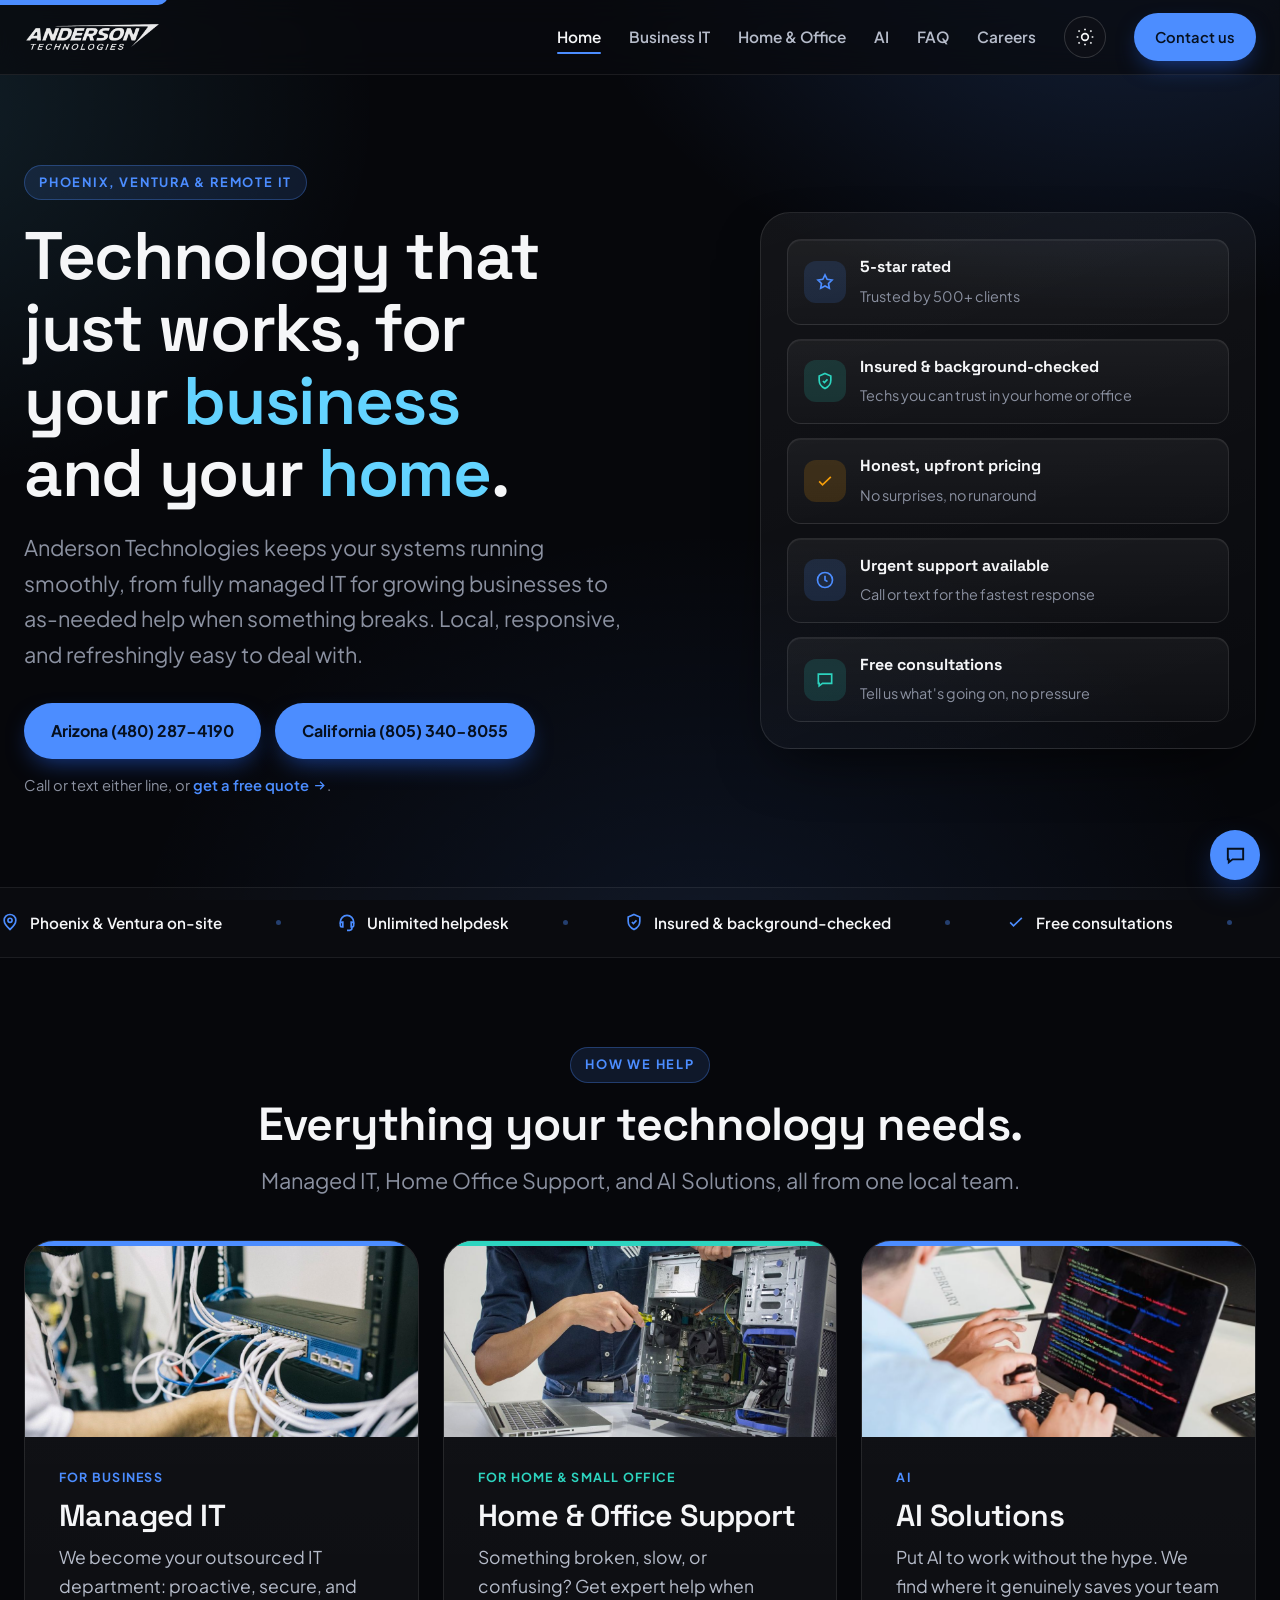
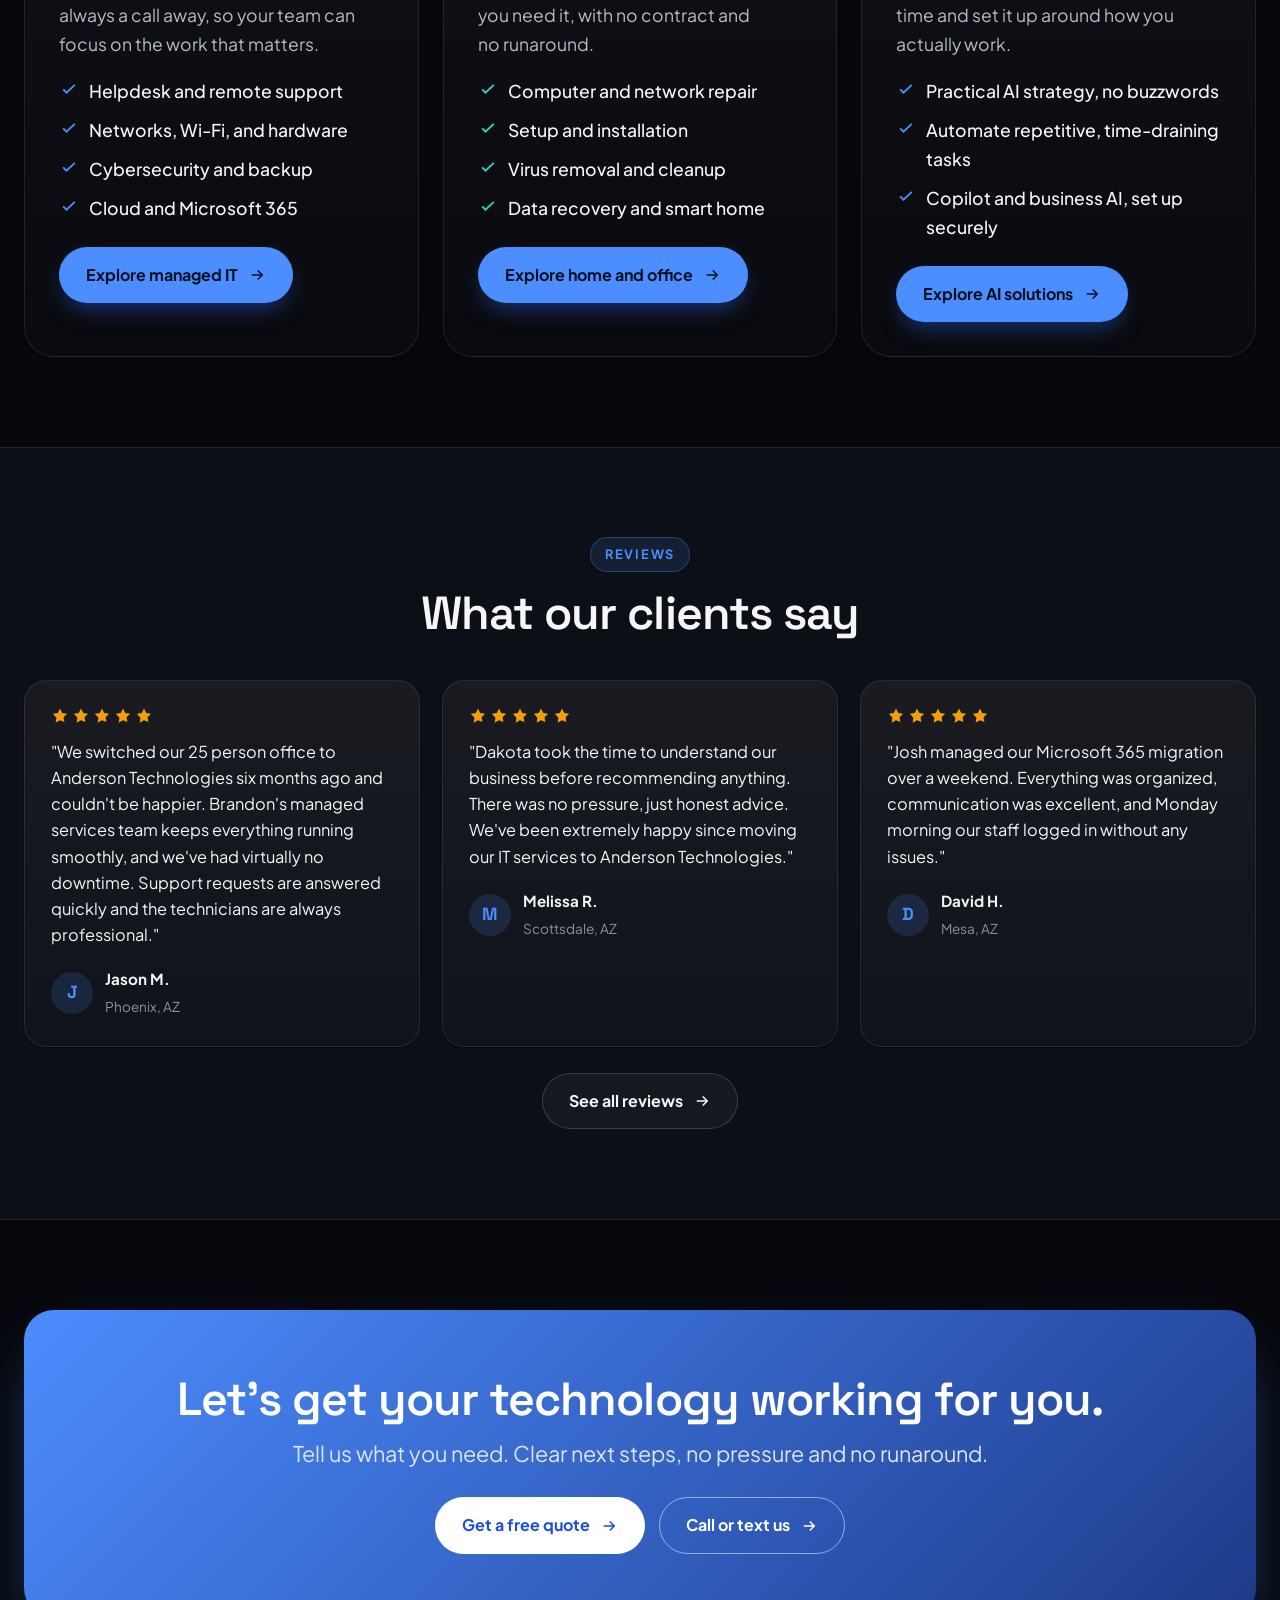
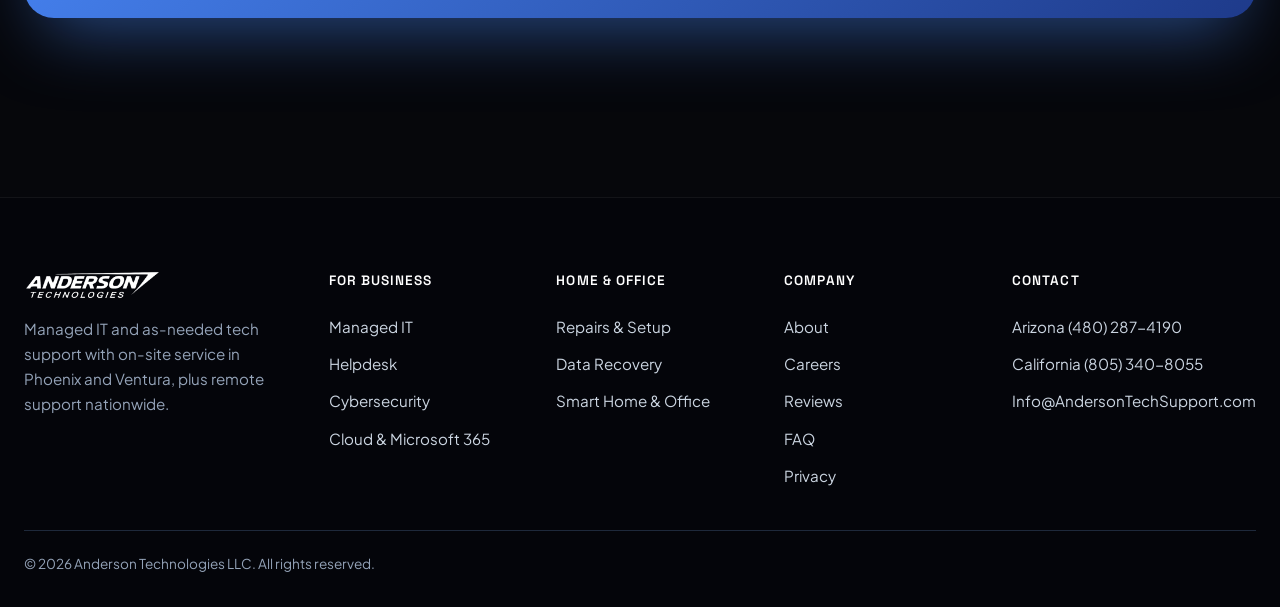
<file: index.html>
<!DOCTYPE html>
<html lang="en">
<head>
<meta charset="UTF-8">
<meta name="viewport" content="width=device-width, initial-scale=1.0">
<title>Anderson Technologies | Managed IT & Computer Support</title>
<meta name="description" content="Managed IT and as-needed computer support with on-site service in Phoenix and Ventura, plus remote support nationwide.">

<link rel="canonical" href="https://andersontechsupport.com/">
<meta property="og:type" content="website">
<meta property="og:url" content="https://andersontechsupport.com/">
<meta property="og:title" content="Anderson Technologies | Managed IT & Computer Support">
<meta property="og:description" content="Managed IT and as-needed computer support with on-site service in Phoenix and Ventura, plus remote support nationwide.">
<meta property="og:image" content="https://andersontechsupport.com/assets/og-image.png">
<meta property="og:image:width" content="1200">
<meta property="og:image:height" content="630">
<meta property="og:image:alt" content="Anderson Technologies, Managed IT and computer support">
<meta property="og:site_name" content="Anderson Technologies">
<meta property="og:locale" content="en_US">
<meta name="twitter:card" content="summary_large_image">
<meta name="twitter:title" content="Anderson Technologies | Managed IT & Computer Support">
<meta name="twitter:description" content="Managed IT and as-needed computer support with on-site service in Phoenix and Ventura, plus remote support nationwide.">
<meta name="twitter:image" content="https://andersontechsupport.com/assets/og-image.png">
<meta name="theme-color" content="#2563eb">
<link rel="icon" href="assets/favicon.ico?v=3"><link rel="icon" type="image/png" href="assets/favicon.png?v=3"><link rel="apple-touch-icon" href="assets/apple-touch-icon.png?v=3">
<link rel="preload" href="assets/fonts/plus-jakarta-sans.woff2" as="font" type="font/woff2" crossorigin>
<link rel="preload" href="assets/fonts/space-grotesk.woff2" as="font" type="font/woff2" crossorigin>
<link rel="stylesheet" href="styles.css?v=38">
<script>(function(){try{var t=localStorage.getItem("theme")||"dark";document.documentElement.setAttribute("data-theme",t);}catch(e){}})();</script>
<script type="application/ld+json">
{"@context":"https://schema.org","@type":"LocalBusiness","name":"Anderson Technologies","legalName":"Anderson Technologies LLC","url":"https://andersontechsupport.com","logo":"https://andersontechsupport.com/assets/favicon.png?v=3","image":"https://andersontechsupport.com/assets/og-image.png","description":"Managed IT and as-needed technology support with on-site service in Phoenix, Arizona and Ventura, California, plus remote support nationwide.","email":"info@andersontechsupport.com","telephone":"+1-480-287-4190","areaServed":[{"@type":"City","name":"Phoenix, Arizona"},{"@type":"City","name":"Ventura, California"},{"@type":"Country","name":"United States","description":"Remote support"}],"openingHoursSpecification":[{"@type":"OpeningHoursSpecification","dayOfWeek":["Monday","Tuesday","Wednesday","Thursday","Friday"],"opens":"08:00","closes":"17:00"}],"contactPoint":[{"@type":"ContactPoint","telephone":"+1-480-287-4190","contactType":"customer service","areaServed":"US-AZ"},{"@type":"ContactPoint","telephone":"+1-805-340-8055","contactType":"customer service","areaServed":"US-CA"}],"knowsAbout":["Managed IT","Cybersecurity","Microsoft 365","Computer Repair","Networking","AI Solutions"]}
</script>
</head>
<body>
<a class="skip" href="#main">Skip to content</a>
<header class="nav"><div class="wrap nav-in">
  <a href="index.html" aria-label="Anderson Technologies home"><img class="nav-logo" src="assets/logo-dark.png" alt="Anderson Technologies" width="935" height="205"></a>
  <nav class="nav-links" aria-label="Main">
    <a href="index.html" class="active">Home</a>
    <a href="business.html">Business IT</a>
    <a href="support.html">Home & Office</a>
    <a href="ai.html">AI</a>
    <a href="faq.html">FAQ</a>
    <a href="careers.html">Careers</a>
    <button class="theme-toggle" type="button" aria-label="Switch to light mode" aria-pressed="true" title="Switch to light mode"><svg class="sun" viewBox="0 0 24 24" aria-hidden="true"><circle cx="12" cy="12" r="4"/><path d="M12 2v2M12 20v2M4 12H2M22 12h-2M5.6 5.6 4.2 4.2M19.8 19.8l-1.4-1.4M18.4 5.6l1.4-1.4M4.2 19.8l1.4-1.4"/></svg><svg class="moon" viewBox="0 0 24 24" aria-hidden="true"><path d="M20 14.5A8 8 0 1 1 9.5 4a6.5 6.5 0 0 0 10.5 10.5Z"/></svg></button>
    <a href="contact.html" class="btn btn-primary">Contact us</a>
  </nav>
  <a href="contact.html" class="btn btn-primary nav-cta-m">Contact us</a>
  <button class="burger" aria-controls="mobile-menu"><span></span><span></span><span></span></button>
</div></header>
<div class="mobile-menu" id="mobile-menu">
  <a href="index.html">Home</a>
  <a href="business.html">Business IT</a>
  <a href="support.html">Home & Office Support</a>
  <a href="ai.html">AI</a>
  <a href="faq.html">FAQ</a>
  <a href="careers.html">Careers</a>
  <a href="contact.html" class="btn btn-primary">Contact us</a>
  <button class="theme-toggle" type="button" aria-label="Switch to light mode" aria-pressed="true" title="Switch to light mode"><svg class="sun" viewBox="0 0 24 24" aria-hidden="true"><circle cx="12" cy="12" r="4"/><path d="M12 2v2M12 20v2M4 12H2M22 12h-2M5.6 5.6 4.2 4.2M19.8 19.8l-1.4-1.4M18.4 5.6l1.4-1.4M4.2 19.8l1.4-1.4"/></svg><svg class="moon" viewBox="0 0 24 24" aria-hidden="true"><path d="M20 14.5A8 8 0 1 1 9.5 4a6.5 6.5 0 0 0 10.5 10.5Z"/></svg></button>
</div>
<main id="main">
 <section class="hero"><div class="wrap hero-grid">
   <div>
     <span class="eyebrow reveal">Phoenix, Ventura & Remote IT</span>
     <h1 class="reveal d1">Technology that just works, for your <span class="hl">business</span> and your <span class="hl">home</span>.</h1>
     <p class="lead reveal d2">Anderson Technologies keeps your systems running smoothly, from fully managed IT for growing businesses to as-needed help when something breaks. Local, responsive, and refreshingly easy to deal with.</p>
     <div class="hero-cta reveal d3">
       <a href="tel:+14802874190" class="btn btn-primary">Arizona (480) 287-4190</a>
       <a href="tel:+18053408055" class="btn btn-primary">California (805) 340-8055</a>
     </div>
     <p class="hero-callnote reveal d3">Call or text either line, or <a href="contact.html">get a free quote <svg viewBox="0 0 24 24" aria-hidden="true"><path d="M5 12h14M13 6l6 6-6 6"/></svg></a>.</p>
   </div>
   <div class="hero-panel reveal d2">
     <div class="row"><div class="ic"><svg viewBox="0 0 24 24" aria-hidden="true"><path d="M12 3.5l2.6 5.27 5.82.85-4.21 4.1.99 5.79L12 16.77l-5.2 2.74.99-5.79-4.21-4.1 5.82-.85z"/></svg></div><div><b>5-star rated</b><span>Trusted by 500+ clients</span></div></div>
     <div class="row"><div class="ic mint"><svg viewBox="0 0 24 24" aria-hidden="true"><path d="M12 3l7 3v5c0 4.5-3 8-7 10-4-2-7-5.5-7-10V6l7-3Z"/><path d="M9.5 12l1.8 1.8L15 10"/></svg></div><div><b>Insured & background-checked</b><span>Techs you can trust in your home or office</span></div></div>
     <div class="row"><div class="ic amber"><svg viewBox="0 0 24 24" aria-hidden="true"><path d="M5 12.5l4 4L19 7"/></svg></div><div><b>Honest, upfront pricing</b><span>No surprises, no runaround</span></div></div>
     <div class="row"><div class="ic"><svg viewBox="0 0 24 24" aria-hidden="true"><circle cx="12" cy="12" r="9"/><path d="M12 7v5l3 2"/></svg></div><div><b>Urgent support available</b><span>Call or text for the fastest response</span></div></div>
     <div class="row"><div class="ic mint"><svg viewBox="0 0 24 24" aria-hidden="true"><path d="M4 5h16v11H9l-4 3v-3H4V5Z"/><path d="M8 10h.01M12 10h.01M16 10h.01"/></svg></div><div><b>Free consultations</b><span>Tell us what's going on, no pressure</span></div></div>
   </div>
 </div></section>

 <div class="trust"><div class="trust-track">
   <div class="trust-seq">
     <span class="trust-item"><svg viewBox="0 0 24 24" aria-hidden="true"><path d="M12 21s7-6 7-11a7 7 0 0 0-14 0c0 5 7 11 7 11Z"/><circle cx="12" cy="10" r="2.5"/></svg>Phoenix & Ventura on-site</span>
     <span class="trust-item"><svg viewBox="0 0 24 24" aria-hidden="true"><path d="M4 14v-2a8 8 0 0 1 16 0v2"/><path d="M4 14a2 2 0 0 1 2-2h1v6H6a2 2 0 0 1-2-2v-2Zm16 0a2 2 0 0 0-2-2h-1v6h1a2 2 0 0 0 2-2v-2Z"/><path d="M18 18v1a3 3 0 0 1-3 3h-3"/></svg>Unlimited helpdesk</span>
     <span class="trust-item"><svg viewBox="0 0 24 24" aria-hidden="true"><path d="M12 3l7 3v5c0 4.5-3 8-7 10-4-2-7-5.5-7-10V6l7-3Z"/><path d="M9.5 12l1.8 1.8L15 10"/></svg>Insured & background-checked</span>
     <span class="trust-item"><svg viewBox="0 0 24 24" aria-hidden="true"><path d="M5 12.5l4 4L19 7"/></svg>Free consultations</span>
     <span class="trust-item"><svg viewBox="0 0 24 24" aria-hidden="true"><circle cx="12" cy="12" r="9"/><path d="M12 7v5l3 2"/></svg>Urgent support available</span>
     <span class="trust-item"><svg viewBox="0 0 24 24" aria-hidden="true"><circle cx="9" cy="8" r="3"/><path d="M3 20a6 6 0 0 1 12 0"/><path d="M16 6a3 3 0 0 1 0 6M15 20a6 6 0 0 0-1-3.4"/></svg>Business & home</span>
     <span class="trust-item"><svg viewBox="0 0 24 24" aria-hidden="true"><path d="M14.7 6.3a4 4 0 0 0-5.2 5.2L4 17v3h3l5.5-5.5a4 4 0 0 0 5.2-5.2l-2.5 2.5-2.5-.5-.5-2.5 2.5-2.5Z"/></svg>Mac & PC</span>
     <span class="trust-item"><svg viewBox="0 0 24 24" aria-hidden="true"><path d="M5 12.5l4 4L19 7"/></svg>Honest, upfront pricing</span>
   </div>
   <div class="trust-seq" aria-hidden="true">
     <span class="trust-item"><svg viewBox="0 0 24 24" aria-hidden="true"><path d="M12 21s7-6 7-11a7 7 0 0 0-14 0c0 5 7 11 7 11Z"/><circle cx="12" cy="10" r="2.5"/></svg>Phoenix & Ventura on-site</span>
     <span class="trust-item"><svg viewBox="0 0 24 24" aria-hidden="true"><path d="M4 14v-2a8 8 0 0 1 16 0v2"/><path d="M4 14a2 2 0 0 1 2-2h1v6H6a2 2 0 0 1-2-2v-2Zm16 0a2 2 0 0 0-2-2h-1v6h1a2 2 0 0 0 2-2v-2Z"/><path d="M18 18v1a3 3 0 0 1-3 3h-3"/></svg>Unlimited helpdesk</span>
     <span class="trust-item"><svg viewBox="0 0 24 24" aria-hidden="true"><path d="M12 3l7 3v5c0 4.5-3 8-7 10-4-2-7-5.5-7-10V6l7-3Z"/><path d="M9.5 12l1.8 1.8L15 10"/></svg>Insured & background-checked</span>
     <span class="trust-item"><svg viewBox="0 0 24 24" aria-hidden="true"><path d="M5 12.5l4 4L19 7"/></svg>Free consultations</span>
     <span class="trust-item"><svg viewBox="0 0 24 24" aria-hidden="true"><circle cx="12" cy="12" r="9"/><path d="M12 7v5l3 2"/></svg>Urgent support available</span>
     <span class="trust-item"><svg viewBox="0 0 24 24" aria-hidden="true"><circle cx="9" cy="8" r="3"/><path d="M3 20a6 6 0 0 1 12 0"/><path d="M16 6a3 3 0 0 1 0 6M15 20a6 6 0 0 0-1-3.4"/></svg>Business & home</span>
     <span class="trust-item"><svg viewBox="0 0 24 24" aria-hidden="true"><path d="M14.7 6.3a4 4 0 0 0-5.2 5.2L4 17v3h3l5.5-5.5a4 4 0 0 0 5.2-5.2l-2.5 2.5-2.5-.5-.5-2.5 2.5-2.5Z"/></svg>Mac & PC</span>
     <span class="trust-item"><svg viewBox="0 0 24 24" aria-hidden="true"><path d="M5 12.5l4 4L19 7"/></svg>Honest, upfront pricing</span>
   </div>
 </div></div>

 <section class="section" id="what"><div class="wrap">
   <div class="sec-head center oneline reveal"><span class="eyebrow">How we help</span>
     <h2>Everything your technology needs.</h2>
     <p>Managed IT, Home Office Support, and AI Solutions, all from one local team.</p></div>
   <div class="tracks">
     <div class="track reveal">
       <div class="track-media"><img src="assets/it-business.jpg" alt="Technician managing network and server hardware" loading="lazy" width="1200" height="800"></div>
       <span class="tag">For business</span>
       <h3>Managed IT</h3>
       <p>We become your outsourced IT department: proactive, secure, and always a call away, so your team can focus on the work that matters.</p>
       <ul>
         <li><svg viewBox="0 0 24 24" aria-hidden="true"><path d="M5 12.5l4 4L19 7"/></svg>Helpdesk and remote support</li>
         <li><svg viewBox="0 0 24 24" aria-hidden="true"><path d="M5 12.5l4 4L19 7"/></svg>Networks, Wi-Fi, and hardware</li>
         <li><svg viewBox="0 0 24 24" aria-hidden="true"><path d="M5 12.5l4 4L19 7"/></svg>Cybersecurity and backup</li>
         <li><svg viewBox="0 0 24 24" aria-hidden="true"><path d="M5 12.5l4 4L19 7"/></svg>Cloud and Microsoft 365</li>
       </ul>
       <a href="business.html" class="btn btn-primary">Explore managed IT <svg viewBox="0 0 24 24" aria-hidden="true"><path d="M5 12h14M13 6l6 6-6 6"/></svg></a>
     </div>
     <div class="track ondemand reveal d1">
       <div class="track-media"><img src="assets/it-repair.jpg" alt="Technician repairing a desktop computer" loading="lazy" width="1200" height="800"></div>
       <span class="tag">For home & small office</span>
       <h3>Home & Office Support</h3>
       <p>Something broken, slow, or confusing? Get expert help when you need it, with no contract and no runaround.</p>
       <ul>
         <li><svg viewBox="0 0 24 24" aria-hidden="true"><path d="M5 12.5l4 4L19 7"/></svg>Computer and network repair</li>
         <li><svg viewBox="0 0 24 24" aria-hidden="true"><path d="M5 12.5l4 4L19 7"/></svg>Setup and installation</li>
         <li><svg viewBox="0 0 24 24" aria-hidden="true"><path d="M5 12.5l4 4L19 7"/></svg>Virus removal and cleanup</li>
         <li><svg viewBox="0 0 24 24" aria-hidden="true"><path d="M5 12.5l4 4L19 7"/></svg>Data recovery and smart home</li>
       </ul>
       <a href="support.html" class="btn btn-primary">Explore home and office <svg viewBox="0 0 24 24" aria-hidden="true"><path d="M5 12h14M13 6l6 6-6 6"/></svg></a>
     </div>
     <div class="track reveal d2">
       <div class="track-media"><img src="assets/it-ai.jpg" alt="Building an AI automation" loading="lazy" width="800" height="1200"></div>
       <span class="tag">AI</span>
       <h3>AI Solutions</h3>
       <p>Put AI to work without the hype. We find where it genuinely saves your team time and set it up around how you actually work.</p>
       <ul>
         <li><svg viewBox="0 0 24 24" aria-hidden="true"><path d="M5 12.5l4 4L19 7"/></svg>Practical AI strategy, no buzzwords</li>
         <li><svg viewBox="0 0 24 24" aria-hidden="true"><path d="M5 12.5l4 4L19 7"/></svg>Automate repetitive, time-draining tasks</li>
         <li><svg viewBox="0 0 24 24" aria-hidden="true"><path d="M5 12.5l4 4L19 7"/></svg>Copilot and business AI, set up securely</li>
       </ul>
       <a href="ai.html" class="btn btn-primary">Explore AI solutions <svg viewBox="0 0 24 24" aria-hidden="true"><path d="M5 12h14M13 6l6 6-6 6"/></svg></a>
     </div>
   </div>
 </div></section>

 
 <section class="section" style="background:var(--surface);border-block:1px solid var(--line)"><div class="wrap">
   <div class="sec-head center reveal"><span class="eyebrow">Reviews</span><h2>What our clients say</h2></div>
   <div class="reviews"><div class="review reveal"><div class="stars"><svg viewBox="0 0 24 24" aria-hidden="true"><path d="M12 2l2.94 5.96 6.58.96-4.76 4.64 1.12 6.55L12 17.77 6.12 20.87l1.12-6.55L2.48 8.92l6.58-.96z"/></svg><svg viewBox="0 0 24 24" aria-hidden="true"><path d="M12 2l2.94 5.96 6.58.96-4.76 4.64 1.12 6.55L12 17.77 6.12 20.87l1.12-6.55L2.48 8.92l6.58-.96z"/></svg><svg viewBox="0 0 24 24" aria-hidden="true"><path d="M12 2l2.94 5.96 6.58.96-4.76 4.64 1.12 6.55L12 17.77 6.12 20.87l1.12-6.55L2.48 8.92l6.58-.96z"/></svg><svg viewBox="0 0 24 24" aria-hidden="true"><path d="M12 2l2.94 5.96 6.58.96-4.76 4.64 1.12 6.55L12 17.77 6.12 20.87l1.12-6.55L2.48 8.92l6.58-.96z"/></svg><svg viewBox="0 0 24 24" aria-hidden="true"><path d="M12 2l2.94 5.96 6.58.96-4.76 4.64 1.12 6.55L12 17.77 6.12 20.87l1.12-6.55L2.48 8.92l6.58-.96z"/></svg></div>
        <blockquote>"We switched our 25 person office to Anderson Technologies six months ago and couldn't be happier. Brandon's managed services team keeps everything running smoothly, and we've had virtually no downtime. Support requests are answered quickly and the technicians are always professional."</blockquote>
        <div class="who"><div class="av">J</div><div><b>Jason M.</b><span>Phoenix, AZ</span></div></div></div><div class="review reveal"><div class="stars"><svg viewBox="0 0 24 24" aria-hidden="true"><path d="M12 2l2.94 5.96 6.58.96-4.76 4.64 1.12 6.55L12 17.77 6.12 20.87l1.12-6.55L2.48 8.92l6.58-.96z"/></svg><svg viewBox="0 0 24 24" aria-hidden="true"><path d="M12 2l2.94 5.96 6.58.96-4.76 4.64 1.12 6.55L12 17.77 6.12 20.87l1.12-6.55L2.48 8.92l6.58-.96z"/></svg><svg viewBox="0 0 24 24" aria-hidden="true"><path d="M12 2l2.94 5.96 6.58.96-4.76 4.64 1.12 6.55L12 17.77 6.12 20.87l1.12-6.55L2.48 8.92l6.58-.96z"/></svg><svg viewBox="0 0 24 24" aria-hidden="true"><path d="M12 2l2.94 5.96 6.58.96-4.76 4.64 1.12 6.55L12 17.77 6.12 20.87l1.12-6.55L2.48 8.92l6.58-.96z"/></svg><svg viewBox="0 0 24 24" aria-hidden="true"><path d="M12 2l2.94 5.96 6.58.96-4.76 4.64 1.12 6.55L12 17.77 6.12 20.87l1.12-6.55L2.48 8.92l6.58-.96z"/></svg></div>
        <blockquote>"Dakota took the time to understand our business before recommending anything. There was no pressure, just honest advice. We've been extremely happy since moving our IT services to Anderson Technologies."</blockquote>
        <div class="who"><div class="av">M</div><div><b>Melissa R.</b><span>Scottsdale, AZ</span></div></div></div><div class="review reveal"><div class="stars"><svg viewBox="0 0 24 24" aria-hidden="true"><path d="M12 2l2.94 5.96 6.58.96-4.76 4.64 1.12 6.55L12 17.77 6.12 20.87l1.12-6.55L2.48 8.92l6.58-.96z"/></svg><svg viewBox="0 0 24 24" aria-hidden="true"><path d="M12 2l2.94 5.96 6.58.96-4.76 4.64 1.12 6.55L12 17.77 6.12 20.87l1.12-6.55L2.48 8.92l6.58-.96z"/></svg><svg viewBox="0 0 24 24" aria-hidden="true"><path d="M12 2l2.94 5.96 6.58.96-4.76 4.64 1.12 6.55L12 17.77 6.12 20.87l1.12-6.55L2.48 8.92l6.58-.96z"/></svg><svg viewBox="0 0 24 24" aria-hidden="true"><path d="M12 2l2.94 5.96 6.58.96-4.76 4.64 1.12 6.55L12 17.77 6.12 20.87l1.12-6.55L2.48 8.92l6.58-.96z"/></svg><svg viewBox="0 0 24 24" aria-hidden="true"><path d="M12 2l2.94 5.96 6.58.96-4.76 4.64 1.12 6.55L12 17.77 6.12 20.87l1.12-6.55L2.48 8.92l6.58-.96z"/></svg></div>
        <blockquote>"Josh managed our Microsoft 365 migration over a weekend. Everything was organized, communication was excellent, and Monday morning our staff logged in without any issues."</blockquote>
        <div class="who"><div class="av">D</div><div><b>David H.</b><span>Mesa, AZ</span></div></div></div></div>
   <div class="center u-mt reveal"><a href="reviews.html" class="btn btn-ghost">See all reviews <svg viewBox="0 0 24 24" aria-hidden="true"><path d="M5 12h14M13 6l6 6-6 6"/></svg></a></div>
 </div></section>
 <section class="section"><div class="wrap"><div class="cta reveal">
  <h2>Let's get your technology working for you.</h2><p>Tell us what you need. Clear next steps, no pressure and no runaround.</p>
  <div class="hero-cta">
    <a href="contact.html" class="btn btn-white">Get a free quote <svg viewBox="0 0 24 24" aria-hidden="true"><path d="M5 12h14M13 6l6 6-6 6"/></svg></a>
    <a href="contact.html#form" class="btn btn-ghost" style="background:transparent;color:#fff;border-color:rgba(255,255,255,.5)">Call or text us <svg viewBox="0 0 24 24" aria-hidden="true"><path d="M5 12h14M13 6l6 6-6 6"/></svg></a>
  </div></div></div></section>
 </main><footer><div class="wrap">
  <div class="foot-grid">
    <div class="foot-brand">
      <img src="assets/logo-dark.png" alt="Anderson Technologies" style="filter:brightness(0) invert(1)">
      <p>Managed IT and as-needed tech support with on-site service in Phoenix and Ventura, plus remote support nationwide.</p>
    </div>
    <div class="foot-col"><p class="foot-title">For Business</p>
      <a href="business.html">Managed IT</a><a href="business.html#helpdesk">Helpdesk</a>
      <a href="business.html#security">Cybersecurity</a><a href="business.html#cloud">Cloud & Microsoft 365</a>
    </div>
    <div class="foot-col"><p class="foot-title">Home &amp; Office</p>
      <a href="support.html">Repairs & Setup</a><a href="support.html#recovery">Data Recovery</a>
      <a href="support.html#smart">Smart Home & Office</a>
    </div>
    <div class="foot-col"><p class="foot-title">Company</p>
      <a href="contact.html#team">About</a><a href="careers.html">Careers</a>
      <a href="reviews.html">Reviews</a><a href="faq.html">FAQ</a><a href="faq.html#privacy">Privacy</a>
    </div>
    <div class="foot-col"><p class="foot-title">Contact</p>
      <a href="tel:+14802874190">Arizona (480) 287-4190</a>
      <a href="tel:+18053408055">California (805) 340-8055</a>
      <a href="mailto:Info@AndersonTechSupport.com">Info@AndersonTechSupport.com</a>
    </div>
  </div>
  <div class="legal"><span>© 2026 Anderson Technologies LLC. All rights reserved.</span></div>
</div></footer>
<div class="cw" id="cw" aria-hidden="true">
  <button class="cw-bubble" id="cw-bubble" type="button" aria-label="Open the Anderson Technologies assistant" aria-expanded="false" aria-controls="cw-panel">
    <svg class="cw-i cw-i-chat" viewBox="0 0 24 24" aria-hidden="true"><path d="M4 5h16v11H9l-4 3v-3H4V5Z"/><path d="M8 10h.01M12 10h.01M16 10h.01"/></svg>
    <svg class="cw-i cw-i-x" viewBox="0 0 24 24" aria-hidden="true"><path d="M6 6l12 12M18 6L6 18"/></svg>
  </button>
  <div class="cw-panel" id="cw-panel" role="dialog" aria-modal="false" aria-labelledby="cw-title" hidden>
    <div class="cw-head">
      <span class="cw-dot" aria-hidden="true"></span>
      <div class="cw-head-t"><strong id="cw-title">Anderson Technologies</strong><span class="cw-sub">Ask about IT, home &amp; office, or AI</span></div>
      <button class="cw-x-btn" id="cw-close" type="button" aria-label="Close chat"><svg viewBox="0 0 24 24" aria-hidden="true"><path d="M6 6l12 12M18 6L6 18"/></svg></button>
    </div>
    <div class="cw-log" id="cw-log" role="log" aria-live="polite" aria-label="Chat messages"></div>
    <form class="cw-form" id="cw-form" autocomplete="off">
      <label for="cw-input" class="sr-only">Type your message</label>
      <input id="cw-input" class="cw-input" type="text" placeholder="Type your message..." maxlength="1500" autocomplete="off">
      <button class="cw-send" id="cw-send" type="submit" aria-label="Send message"><svg viewBox="0 0 24 24" aria-hidden="true"><path d="M5 12h14M13 6l6 6-6 6"/></svg></button>
    </form>
    <p class="cw-note">AI assistant, so double-check anything important. Don't share passwords or card numbers. <a href="faq.html#privacy">Privacy</a></p>
  </div>
</div>
<script src="app.js?v=5"></script>
<script src="chat.js?v=9"></script>
</body></html>
</file>
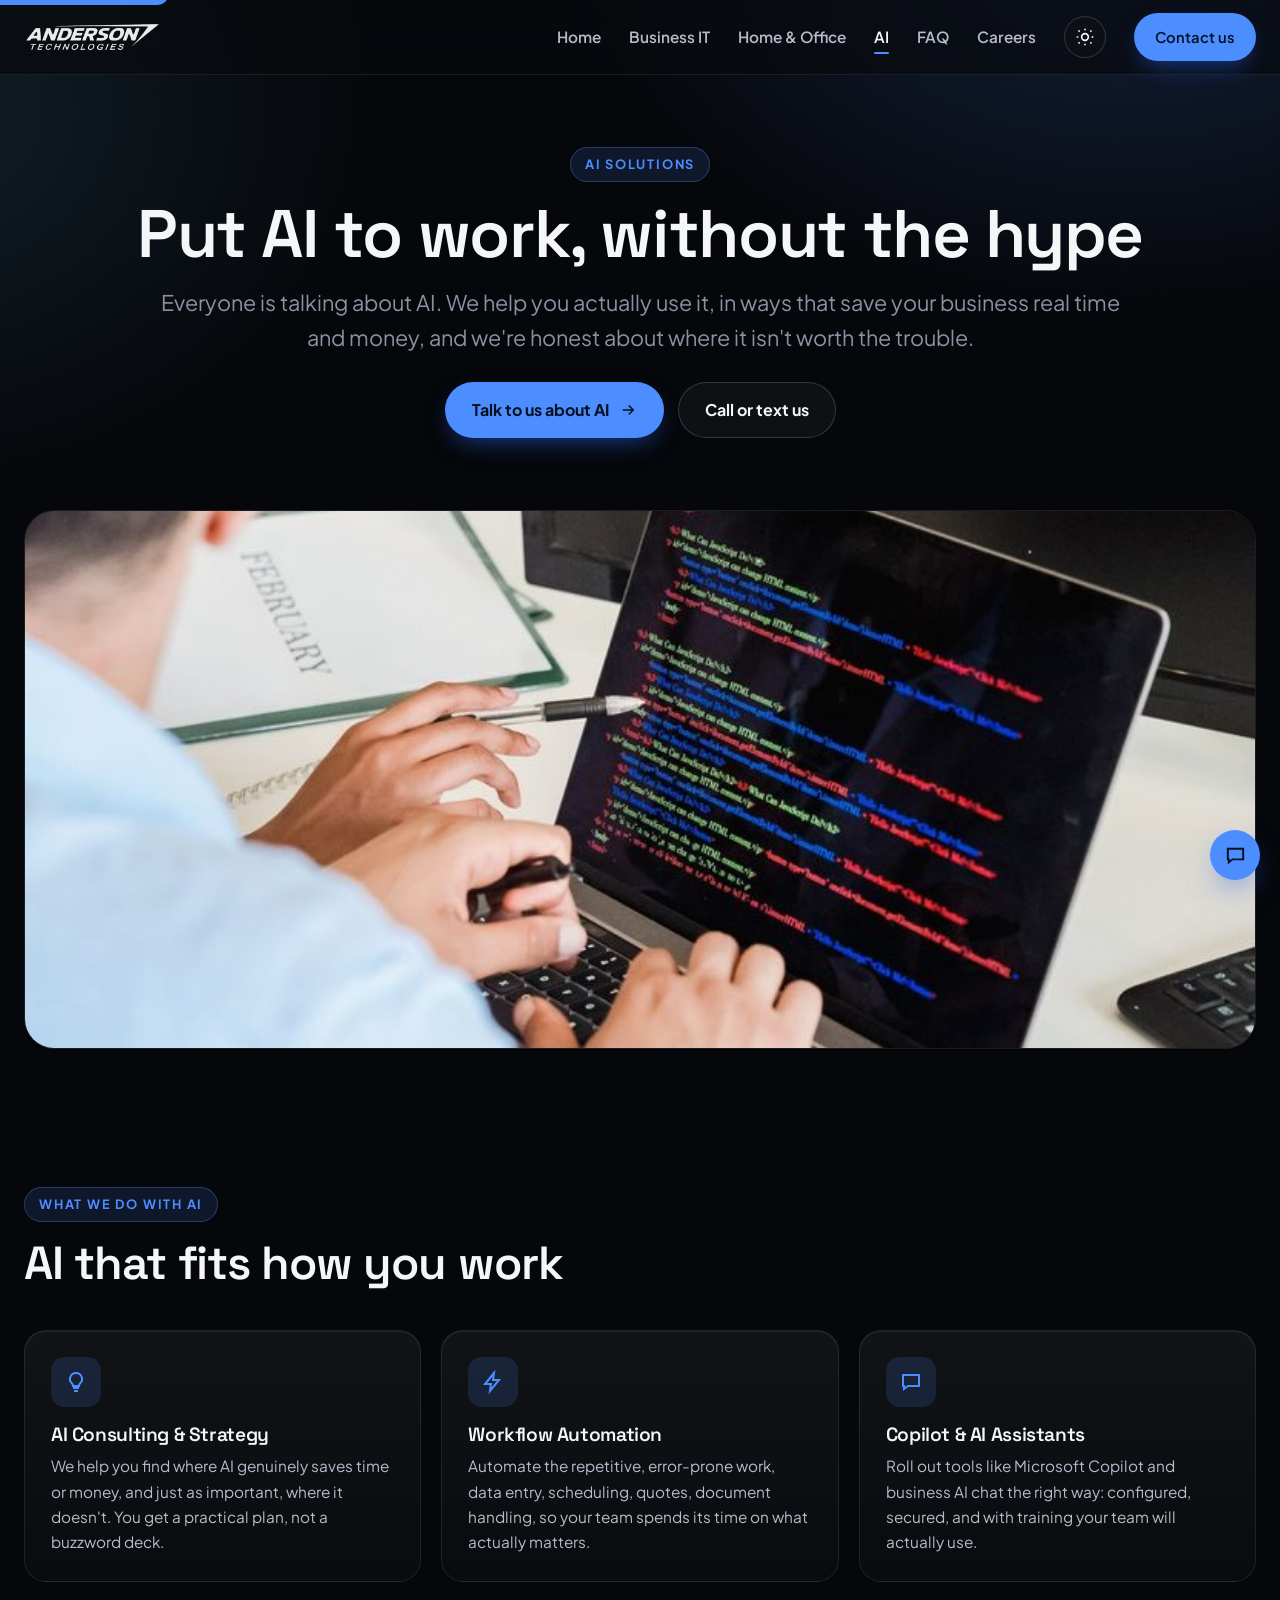
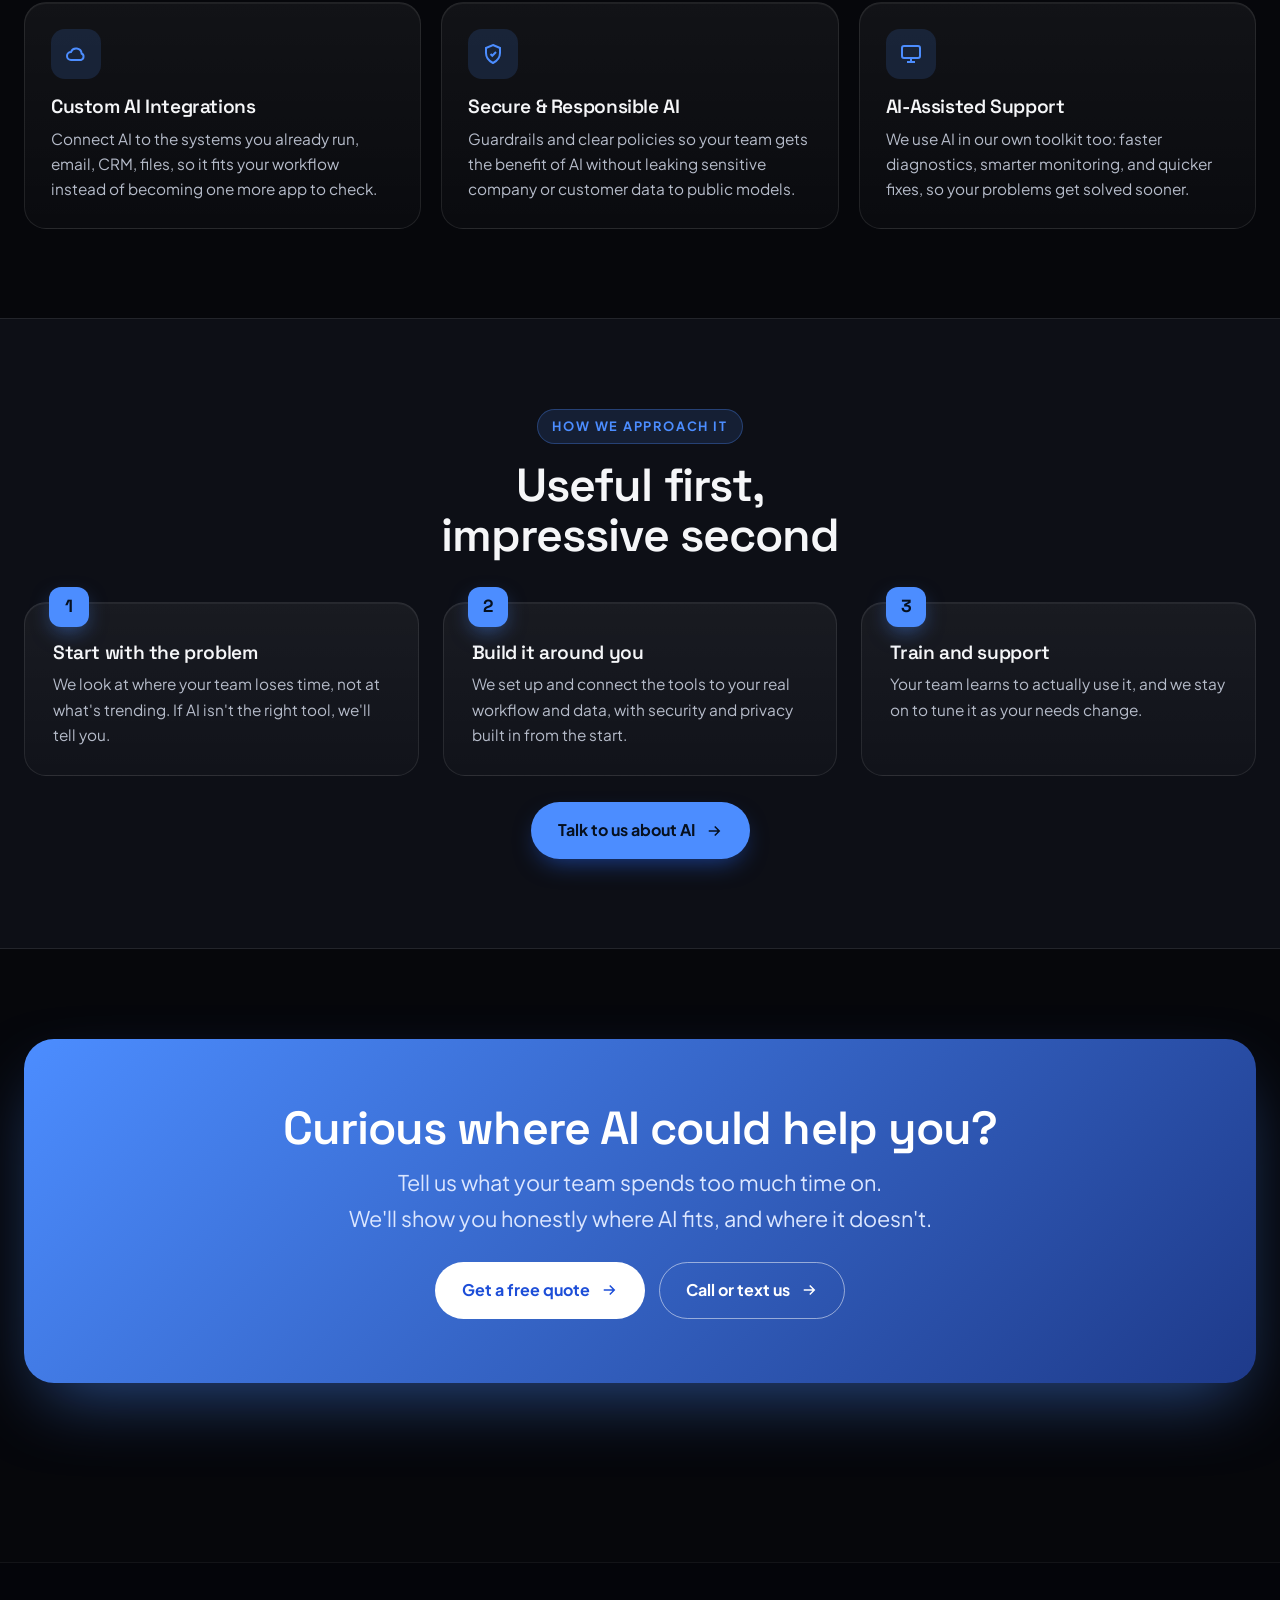
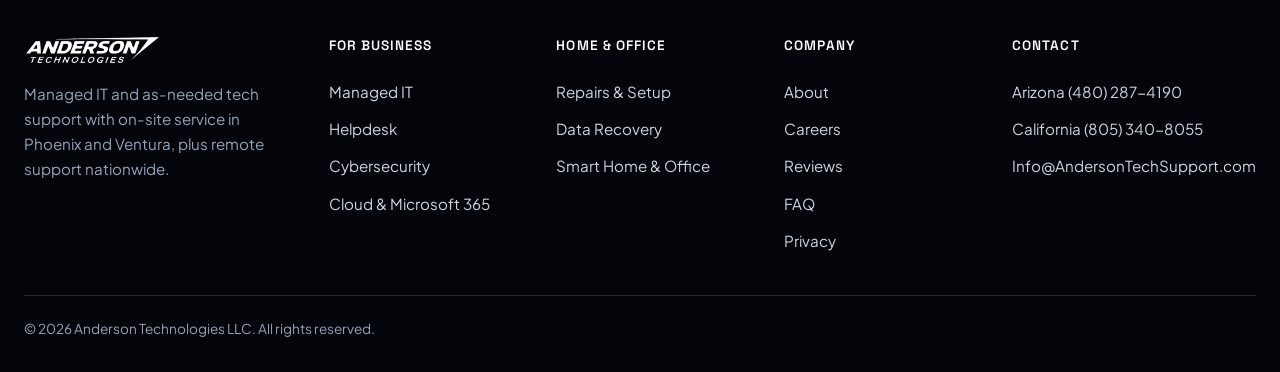
<file: ai.html>
<!DOCTYPE html>
<html lang="en">
<head>
<meta charset="UTF-8">
<meta name="viewport" content="width=device-width, initial-scale=1.0">
<title>AI Solutions for Business | Anderson Technologies</title>
<meta name="description" content="Practical AI for businesses in Arizona and California: AI strategy, workflow automation, Microsoft Copilot setup, custom integrations, and secure, responsible AI adoption.">

<link rel="canonical" href="https://andersontechsupport.com/ai.html">
<meta property="og:type" content="website">
<meta property="og:url" content="https://andersontechsupport.com/ai.html">
<meta property="og:title" content="AI Solutions for Business | Anderson Technologies">
<meta property="og:description" content="Practical AI for businesses in Arizona and California: AI strategy, workflow automation, Microsoft Copilot setup, custom integrations, and secure, responsible AI adoption.">
<meta property="og:image" content="https://andersontechsupport.com/assets/og-image.png">
<meta property="og:image:width" content="1200">
<meta property="og:image:height" content="630">
<meta property="og:image:alt" content="Anderson Technologies, Managed IT and computer support">
<meta property="og:site_name" content="Anderson Technologies">
<meta property="og:locale" content="en_US">
<meta name="twitter:card" content="summary_large_image">
<meta name="twitter:title" content="AI Solutions for Business | Anderson Technologies">
<meta name="twitter:description" content="Practical AI for businesses in Arizona and California: AI strategy, workflow automation, Microsoft Copilot setup, custom integrations, and secure, responsible AI adoption.">
<meta name="twitter:image" content="https://andersontechsupport.com/assets/og-image.png">
<meta name="theme-color" content="#2563eb">
<link rel="icon" href="assets/favicon.ico?v=3"><link rel="icon" type="image/png" href="assets/favicon.png?v=3"><link rel="apple-touch-icon" href="assets/apple-touch-icon.png?v=3">
<link rel="preload" href="assets/fonts/plus-jakarta-sans.woff2" as="font" type="font/woff2" crossorigin>
<link rel="preload" href="assets/fonts/space-grotesk.woff2" as="font" type="font/woff2" crossorigin>
<link rel="stylesheet" href="styles.css?v=38">
<script>(function(){try{var t=localStorage.getItem("theme")||"dark";document.documentElement.setAttribute("data-theme",t);}catch(e){}})();</script>
<script type="application/ld+json">
{"@context":"https://schema.org","@type":"LocalBusiness","name":"Anderson Technologies","legalName":"Anderson Technologies LLC","url":"https://andersontechsupport.com","logo":"https://andersontechsupport.com/assets/favicon.png?v=3","image":"https://andersontechsupport.com/assets/og-image.png","description":"Managed IT and as-needed technology support with on-site service in Phoenix, Arizona and Ventura, California, plus remote support nationwide.","email":"info@andersontechsupport.com","telephone":"+1-480-287-4190","areaServed":[{"@type":"City","name":"Phoenix, Arizona"},{"@type":"City","name":"Ventura, California"},{"@type":"Country","name":"United States","description":"Remote support"}],"openingHoursSpecification":[{"@type":"OpeningHoursSpecification","dayOfWeek":["Monday","Tuesday","Wednesday","Thursday","Friday"],"opens":"08:00","closes":"17:00"}],"contactPoint":[{"@type":"ContactPoint","telephone":"+1-480-287-4190","contactType":"customer service","areaServed":"US-AZ"},{"@type":"ContactPoint","telephone":"+1-805-340-8055","contactType":"customer service","areaServed":"US-CA"}],"knowsAbout":["Managed IT","Cybersecurity","Microsoft 365","Computer Repair","Networking","AI Solutions"]}
</script>
</head>
<body>
<a class="skip" href="#main">Skip to content</a>
<header class="nav"><div class="wrap nav-in">
  <a href="index.html" aria-label="Anderson Technologies home"><img class="nav-logo" src="assets/logo-dark.png" alt="Anderson Technologies" width="935" height="205"></a>
  <nav class="nav-links" aria-label="Main">
    <a href="index.html">Home</a>
    <a href="business.html">Business IT</a>
    <a href="support.html">Home & Office</a>
    <a href="ai.html" class="active">AI</a>
    <a href="faq.html">FAQ</a>
    <a href="careers.html">Careers</a>
    <button class="theme-toggle" type="button" aria-label="Switch to light mode" aria-pressed="true" title="Switch to light mode"><svg class="sun" viewBox="0 0 24 24" aria-hidden="true"><circle cx="12" cy="12" r="4"/><path d="M12 2v2M12 20v2M4 12H2M22 12h-2M5.6 5.6 4.2 4.2M19.8 19.8l-1.4-1.4M18.4 5.6l1.4-1.4M4.2 19.8l1.4-1.4"/></svg><svg class="moon" viewBox="0 0 24 24" aria-hidden="true"><path d="M20 14.5A8 8 0 1 1 9.5 4a6.5 6.5 0 0 0 10.5 10.5Z"/></svg></button>
    <a href="contact.html" class="btn btn-primary">Contact us</a>
  </nav>
  <a href="contact.html" class="btn btn-primary nav-cta-m">Contact us</a>
  <button class="burger" aria-controls="mobile-menu"><span></span><span></span><span></span></button>
</div></header>
<div class="mobile-menu" id="mobile-menu">
  <a href="index.html">Home</a>
  <a href="business.html">Business IT</a>
  <a href="support.html">Home & Office Support</a>
  <a href="ai.html">AI</a>
  <a href="faq.html">FAQ</a>
  <a href="careers.html">Careers</a>
  <a href="contact.html" class="btn btn-primary">Contact us</a>
  <button class="theme-toggle" type="button" aria-label="Switch to light mode" aria-pressed="true" title="Switch to light mode"><svg class="sun" viewBox="0 0 24 24" aria-hidden="true"><circle cx="12" cy="12" r="4"/><path d="M12 2v2M12 20v2M4 12H2M22 12h-2M5.6 5.6 4.2 4.2M19.8 19.8l-1.4-1.4M18.4 5.6l1.4-1.4M4.2 19.8l1.4-1.4"/></svg><svg class="moon" viewBox="0 0 24 24" aria-hidden="true"><path d="M20 14.5A8 8 0 1 1 9.5 4a6.5 6.5 0 0 0 10.5 10.5Z"/></svg></button>
</div>
<main id="main">
 <section class="page-hero"><div class="wrap">
   <span class="eyebrow reveal">AI Solutions</span>
   <h1 class="reveal d1">Put AI to work, without the hype</h1>
   <p class="reveal d2">Everyone is talking about AI. We help you actually use it, in ways that save your business real time and money, and we're honest about where it isn't worth the trouble.</p>
   <div class="hero-cta reveal d3" style="justify-content:center;margin-top:26px"><a href="contact.html?service=AI Solutions" class="btn btn-primary">Talk to us about AI <svg viewBox="0 0 24 24" aria-hidden="true"><path d="M5 12h14M13 6l6 6-6 6"/></svg></a><a href="contact.html#form" class="btn btn-ghost">Call or text us</a></div>
 </div></section>
 <div class="wrap"><div class="page-photo reveal"><img src="assets/it-ai.jpg" alt="Building an AI automation" loading="lazy" width="800" height="1200"></div></div>

 <section class="section"><div class="wrap">
   <div class="sec-head reveal"><span class="eyebrow">What we do with AI</span><h2>AI that fits how you work</h2></div>
   <div class="grid-svc"><div class="svc reveal"><div class="ic"><svg viewBox="0 0 24 24" aria-hidden="true"><path d="M9 18h6"/><path d="M10 21h4"/><path d="M12 3a6 6 0 0 0-4 10.5c.6.6 1 1.4 1 2.5h6c0-1.1.4-1.9 1-2.5A6 6 0 0 0 12 3Z"/></svg></div><h3>AI Consulting & Strategy</h3><p>We help you find where AI genuinely saves time or money, and just as important, where it doesn't. You get a practical plan, not a buzzword deck.</p></div><div class="svc reveal"><div class="ic"><svg viewBox="0 0 24 24" aria-hidden="true"><path d="M13 3L4 14h6l-1 7 9-11h-6l1-7Z"/></svg></div><h3>Workflow Automation</h3><p>Automate the repetitive, error-prone work, data entry, scheduling, quotes, document handling, so your team spends its time on what actually matters.</p></div><div class="svc reveal"><div class="ic"><svg viewBox="0 0 24 24" aria-hidden="true"><path d="M4 5h16v11H9l-4 3v-3H4V5Z"/><path d="M8 10h.01M12 10h.01M16 10h.01"/></svg></div><h3>Copilot & AI Assistants</h3><p>Roll out tools like Microsoft Copilot and business AI chat the right way: configured, secured, and with training your team will actually use.</p></div><div class="svc reveal"><div class="ic"><svg viewBox="0 0 24 24" aria-hidden="true"><path d="M7 18a4 4 0 0 1 0-8 5.5 5.5 0 0 1 10.6 1.5A3.5 3.5 0 0 1 17 18H7Z"/></svg></div><h3>Custom AI Integrations</h3><p>Connect AI to the systems you already run, email, CRM, files, so it fits your workflow instead of becoming one more app to check.</p></div><div class="svc reveal"><div class="ic"><svg viewBox="0 0 24 24" aria-hidden="true"><path d="M12 3l7 3v5c0 4.5-3 8-7 10-4-2-7-5.5-7-10V6l7-3Z"/><path d="M9.5 12l1.8 1.8L15 10"/></svg></div><h3>Secure & Responsible AI</h3><p>Guardrails and clear policies so your team gets the benefit of AI without leaking sensitive company or customer data to public models.</p></div><div class="svc reveal"><div class="ic"><svg viewBox="0 0 24 24" aria-hidden="true"><rect x="3" y="4" width="18" height="12" rx="2"/><path d="M8 20h8M12 16v4"/></svg></div><h3>AI-Assisted Support</h3><p>We use AI in our own toolkit too: faster diagnostics, smarter monitoring, and quicker fixes, so your problems get solved sooner.</p></div></div>
 </div></section>

 <section class="section" style="background:var(--surface);border-block:1px solid var(--line)"><div class="wrap">
   <div class="sec-head center reveal"><span class="eyebrow">How we approach it</span><h2>Useful first, impressive second</h2></div>
   <div class="steps">
     <div class="step reveal"><h3>Start with the problem</h3><p>We look at where your team loses time, not at what's trending. If AI isn't the right tool, we'll tell you.</p></div>
     <div class="step reveal d1"><h3>Build it around you</h3><p>We set up and connect the tools to your real workflow and data, with security and privacy built in from the start.</p></div>
     <div class="step reveal d2"><h3>Train and support</h3><p>Your team learns to actually use it, and we stay on to tune it as your needs change.</p></div>
   </div>
   <div class="center u-mt reveal"><a href="contact.html?service=AI Solutions" class="btn btn-primary">Talk to us about AI <svg viewBox="0 0 24 24" aria-hidden="true"><path d="M5 12h14M13 6l6 6-6 6"/></svg></a></div>
 </div></section>
 <section class="section"><div class="wrap"><div class="cta reveal">
  <h2>Curious where AI could help you?</h2><p>Tell us what your team spends too much time on.<br>We'll show you honestly where AI fits, and where it doesn't.</p>
  <div class="hero-cta">
    <a href="contact.html" class="btn btn-white">Get a free quote <svg viewBox="0 0 24 24" aria-hidden="true"><path d="M5 12h14M13 6l6 6-6 6"/></svg></a>
    <a href="contact.html#form" class="btn btn-ghost" style="background:transparent;color:#fff;border-color:rgba(255,255,255,.5)">Call or text us <svg viewBox="0 0 24 24" aria-hidden="true"><path d="M5 12h14M13 6l6 6-6 6"/></svg></a>
  </div></div></div></section>
 </main><footer><div class="wrap">
  <div class="foot-grid">
    <div class="foot-brand">
      <img src="assets/logo-dark.png" alt="Anderson Technologies" style="filter:brightness(0) invert(1)">
      <p>Managed IT and as-needed tech support with on-site service in Phoenix and Ventura, plus remote support nationwide.</p>
    </div>
    <div class="foot-col"><p class="foot-title">For Business</p>
      <a href="business.html">Managed IT</a><a href="business.html#helpdesk">Helpdesk</a>
      <a href="business.html#security">Cybersecurity</a><a href="business.html#cloud">Cloud & Microsoft 365</a>
    </div>
    <div class="foot-col"><p class="foot-title">Home &amp; Office</p>
      <a href="support.html">Repairs & Setup</a><a href="support.html#recovery">Data Recovery</a>
      <a href="support.html#smart">Smart Home & Office</a>
    </div>
    <div class="foot-col"><p class="foot-title">Company</p>
      <a href="contact.html#team">About</a><a href="careers.html">Careers</a>
      <a href="reviews.html">Reviews</a><a href="faq.html">FAQ</a><a href="faq.html#privacy">Privacy</a>
    </div>
    <div class="foot-col"><p class="foot-title">Contact</p>
      <a href="tel:+14802874190">Arizona (480) 287-4190</a>
      <a href="tel:+18053408055">California (805) 340-8055</a>
      <a href="mailto:Info@AndersonTechSupport.com">Info@AndersonTechSupport.com</a>
    </div>
  </div>
  <div class="legal"><span>© 2026 Anderson Technologies LLC. All rights reserved.</span></div>
</div></footer>
<div class="cw" id="cw" aria-hidden="true">
  <button class="cw-bubble" id="cw-bubble" type="button" aria-label="Open the Anderson Technologies assistant" aria-expanded="false" aria-controls="cw-panel">
    <svg class="cw-i cw-i-chat" viewBox="0 0 24 24" aria-hidden="true"><path d="M4 5h16v11H9l-4 3v-3H4V5Z"/><path d="M8 10h.01M12 10h.01M16 10h.01"/></svg>
    <svg class="cw-i cw-i-x" viewBox="0 0 24 24" aria-hidden="true"><path d="M6 6l12 12M18 6L6 18"/></svg>
  </button>
  <div class="cw-panel" id="cw-panel" role="dialog" aria-modal="false" aria-labelledby="cw-title" hidden>
    <div class="cw-head">
      <span class="cw-dot" aria-hidden="true"></span>
      <div class="cw-head-t"><strong id="cw-title">Anderson Technologies</strong><span class="cw-sub">Ask about IT, home &amp; office, or AI</span></div>
      <button class="cw-x-btn" id="cw-close" type="button" aria-label="Close chat"><svg viewBox="0 0 24 24" aria-hidden="true"><path d="M6 6l12 12M18 6L6 18"/></svg></button>
    </div>
    <div class="cw-log" id="cw-log" role="log" aria-live="polite" aria-label="Chat messages"></div>
    <form class="cw-form" id="cw-form" autocomplete="off">
      <label for="cw-input" class="sr-only">Type your message</label>
      <input id="cw-input" class="cw-input" type="text" placeholder="Type your message..." maxlength="1500" autocomplete="off">
      <button class="cw-send" id="cw-send" type="submit" aria-label="Send message"><svg viewBox="0 0 24 24" aria-hidden="true"><path d="M5 12h14M13 6l6 6-6 6"/></svg></button>
    </form>
    <p class="cw-note">AI assistant, so double-check anything important. Don't share passwords or card numbers. <a href="faq.html#privacy">Privacy</a></p>
  </div>
</div>
<script src="app.js?v=5"></script>
<script src="chat.js?v=9"></script>
</body></html>
</file>
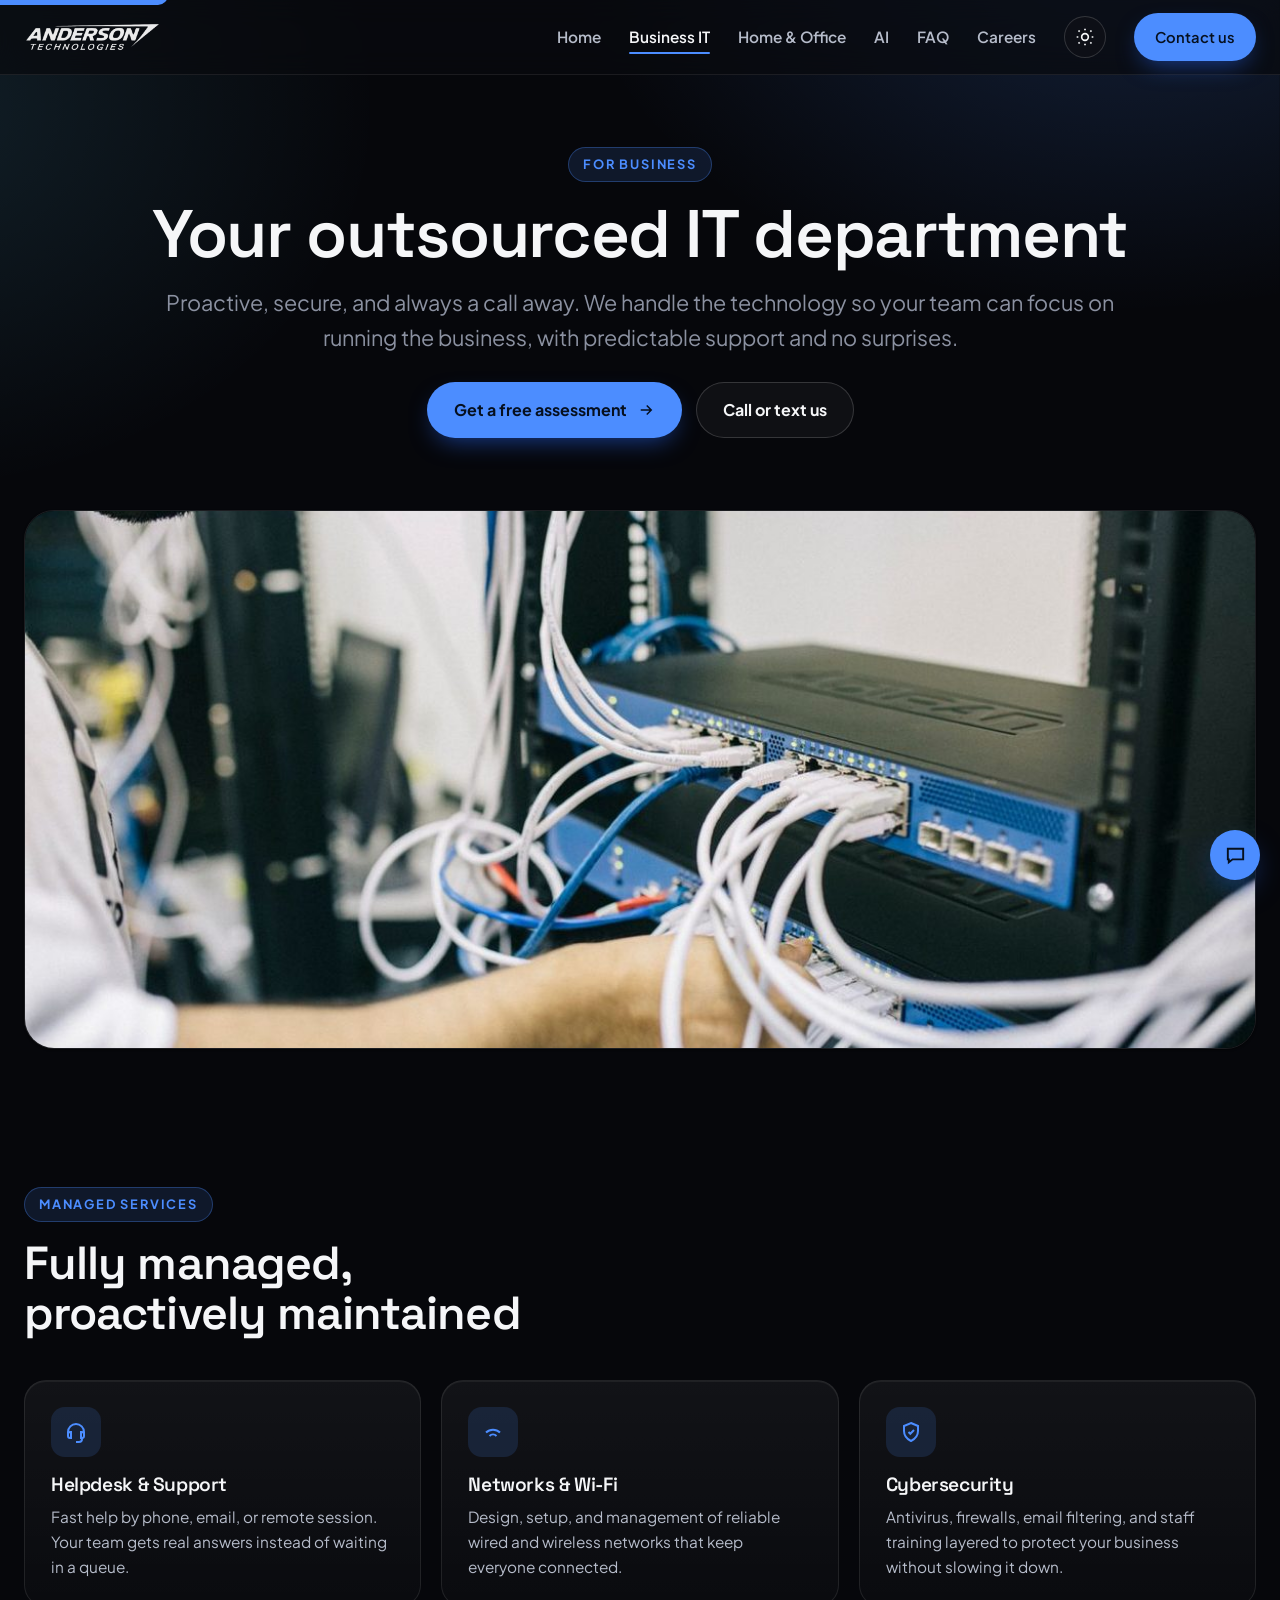
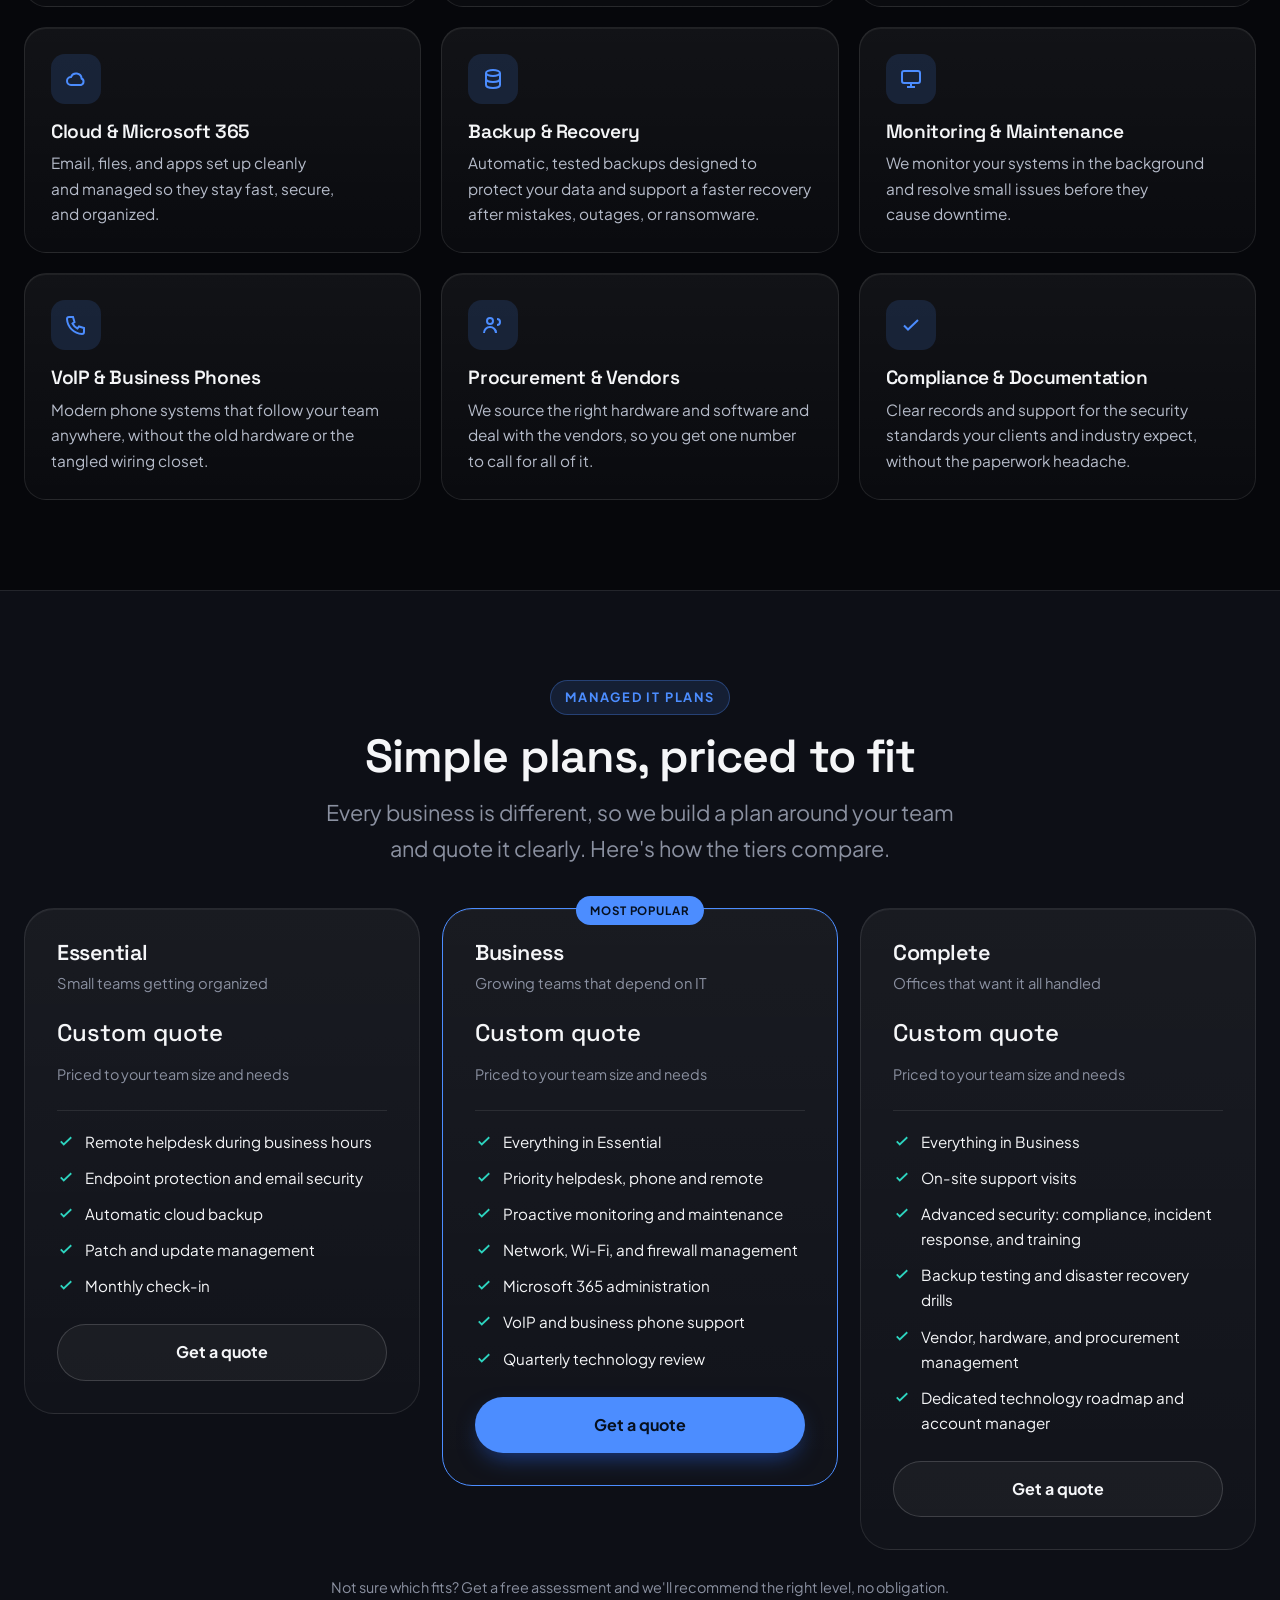
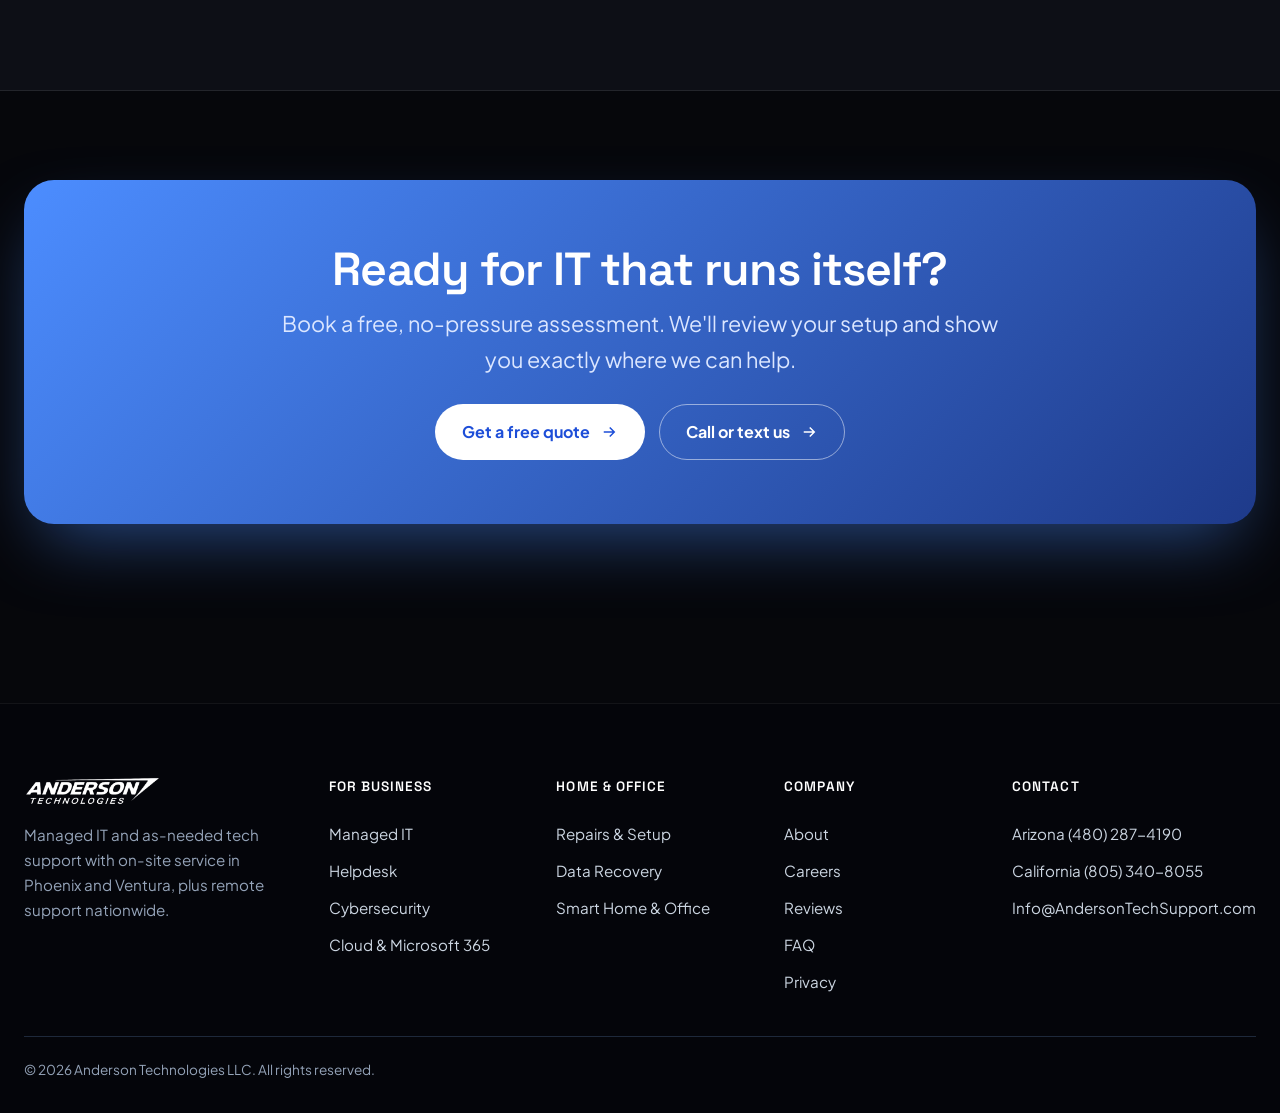
<file: business.html>
<!DOCTYPE html>
<html lang="en">
<head>
<meta charset="UTF-8">
<meta name="viewport" content="width=device-width, initial-scale=1.0">
<title>Managed IT for Business | Anderson Technologies</title>
<meta name="description" content="Managed IT services for small and medium businesses in Arizona and California: helpdesk, cybersecurity, networks, cloud, Microsoft 365, backup, and proactive monitoring.">

<link rel="canonical" href="https://andersontechsupport.com/business.html">
<meta property="og:type" content="website">
<meta property="og:url" content="https://andersontechsupport.com/business.html">
<meta property="og:title" content="Managed IT for Business | Anderson Technologies">
<meta property="og:description" content="Managed IT services for small and medium businesses in Arizona and California: helpdesk, cybersecurity, networks, cloud, Microsoft 365, backup, and proactive monitoring.">
<meta property="og:image" content="https://andersontechsupport.com/assets/og-image.png">
<meta property="og:image:width" content="1200">
<meta property="og:image:height" content="630">
<meta property="og:image:alt" content="Anderson Technologies, Managed IT and computer support">
<meta property="og:site_name" content="Anderson Technologies">
<meta property="og:locale" content="en_US">
<meta name="twitter:card" content="summary_large_image">
<meta name="twitter:title" content="Managed IT for Business | Anderson Technologies">
<meta name="twitter:description" content="Managed IT services for small and medium businesses in Arizona and California: helpdesk, cybersecurity, networks, cloud, Microsoft 365, backup, and proactive monitoring.">
<meta name="twitter:image" content="https://andersontechsupport.com/assets/og-image.png">
<meta name="theme-color" content="#2563eb">
<link rel="icon" href="assets/favicon.ico?v=3"><link rel="icon" type="image/png" href="assets/favicon.png?v=3"><link rel="apple-touch-icon" href="assets/apple-touch-icon.png?v=3">
<link rel="preload" href="assets/fonts/plus-jakarta-sans.woff2" as="font" type="font/woff2" crossorigin>
<link rel="preload" href="assets/fonts/space-grotesk.woff2" as="font" type="font/woff2" crossorigin>
<link rel="stylesheet" href="styles.css?v=38">
<script>(function(){try{var t=localStorage.getItem("theme")||"dark";document.documentElement.setAttribute("data-theme",t);}catch(e){}})();</script>
<script type="application/ld+json">
{"@context":"https://schema.org","@type":"LocalBusiness","name":"Anderson Technologies","legalName":"Anderson Technologies LLC","url":"https://andersontechsupport.com","logo":"https://andersontechsupport.com/assets/favicon.png?v=3","image":"https://andersontechsupport.com/assets/og-image.png","description":"Managed IT and as-needed technology support with on-site service in Phoenix, Arizona and Ventura, California, plus remote support nationwide.","email":"info@andersontechsupport.com","telephone":"+1-480-287-4190","areaServed":[{"@type":"City","name":"Phoenix, Arizona"},{"@type":"City","name":"Ventura, California"},{"@type":"Country","name":"United States","description":"Remote support"}],"openingHoursSpecification":[{"@type":"OpeningHoursSpecification","dayOfWeek":["Monday","Tuesday","Wednesday","Thursday","Friday"],"opens":"08:00","closes":"17:00"}],"contactPoint":[{"@type":"ContactPoint","telephone":"+1-480-287-4190","contactType":"customer service","areaServed":"US-AZ"},{"@type":"ContactPoint","telephone":"+1-805-340-8055","contactType":"customer service","areaServed":"US-CA"}],"knowsAbout":["Managed IT","Cybersecurity","Microsoft 365","Computer Repair","Networking","AI Solutions"]}
</script>
</head>
<body>
<a class="skip" href="#main">Skip to content</a>
<header class="nav"><div class="wrap nav-in">
  <a href="index.html" aria-label="Anderson Technologies home"><img class="nav-logo" src="assets/logo-dark.png" alt="Anderson Technologies" width="935" height="205"></a>
  <nav class="nav-links" aria-label="Main">
    <a href="index.html">Home</a>
    <a href="business.html" class="active">Business IT</a>
    <a href="support.html">Home & Office</a>
    <a href="ai.html">AI</a>
    <a href="faq.html">FAQ</a>
    <a href="careers.html">Careers</a>
    <button class="theme-toggle" type="button" aria-label="Switch to light mode" aria-pressed="true" title="Switch to light mode"><svg class="sun" viewBox="0 0 24 24" aria-hidden="true"><circle cx="12" cy="12" r="4"/><path d="M12 2v2M12 20v2M4 12H2M22 12h-2M5.6 5.6 4.2 4.2M19.8 19.8l-1.4-1.4M18.4 5.6l1.4-1.4M4.2 19.8l1.4-1.4"/></svg><svg class="moon" viewBox="0 0 24 24" aria-hidden="true"><path d="M20 14.5A8 8 0 1 1 9.5 4a6.5 6.5 0 0 0 10.5 10.5Z"/></svg></button>
    <a href="contact.html" class="btn btn-primary">Contact us</a>
  </nav>
  <a href="contact.html" class="btn btn-primary nav-cta-m">Contact us</a>
  <button class="burger" aria-controls="mobile-menu"><span></span><span></span><span></span></button>
</div></header>
<div class="mobile-menu" id="mobile-menu">
  <a href="index.html">Home</a>
  <a href="business.html">Business IT</a>
  <a href="support.html">Home & Office Support</a>
  <a href="ai.html">AI</a>
  <a href="faq.html">FAQ</a>
  <a href="careers.html">Careers</a>
  <a href="contact.html" class="btn btn-primary">Contact us</a>
  <button class="theme-toggle" type="button" aria-label="Switch to light mode" aria-pressed="true" title="Switch to light mode"><svg class="sun" viewBox="0 0 24 24" aria-hidden="true"><circle cx="12" cy="12" r="4"/><path d="M12 2v2M12 20v2M4 12H2M22 12h-2M5.6 5.6 4.2 4.2M19.8 19.8l-1.4-1.4M18.4 5.6l1.4-1.4M4.2 19.8l1.4-1.4"/></svg><svg class="moon" viewBox="0 0 24 24" aria-hidden="true"><path d="M20 14.5A8 8 0 1 1 9.5 4a6.5 6.5 0 0 0 10.5 10.5Z"/></svg></button>
</div>
<main id="main">
 <section class="page-hero"><div class="wrap">
   <span class="eyebrow reveal">For business</span>
   <h1 class="reveal d1">Your outsourced IT department</h1>
   <p class="reveal d2">Proactive, secure, and always a call away. We handle the technology so your team can focus on running the business, with predictable support and no surprises.</p>
   <div class="hero-cta reveal d3" style="justify-content:center;margin-top:26px"><a href="contact.html?service=Managed IT" class="btn btn-primary">Get a free assessment <svg viewBox="0 0 24 24" aria-hidden="true"><path d="M5 12h14M13 6l6 6-6 6"/></svg></a><a href="contact.html#form" class="btn btn-ghost">Call or text us</a></div>
 </div></section>
 <div class="wrap"><div class="page-photo reveal"><img src="assets/it-business.jpg" alt="Managing business networks and server hardware" loading="lazy" width="1200" height="800"></div></div>

 <section class="section"><div class="wrap">
   <div class="sec-head reveal"><span class="eyebrow">Managed services</span><h2>Fully managed, proactively maintained</h2></div>
   <div class="grid-svc">
     <div class="svc reveal" id="helpdesk"><div class="ic"><svg viewBox="0 0 24 24" aria-hidden="true"><path d="M4 14v-2a8 8 0 0 1 16 0v2"/><path d="M4 14a2 2 0 0 1 2-2h1v6H6a2 2 0 0 1-2-2v-2Zm16 0a2 2 0 0 0-2-2h-1v6h1a2 2 0 0 0 2-2v-2Z"/><path d="M18 18v1a3 3 0 0 1-3 3h-3"/></svg></div><h3>Helpdesk & Support</h3><p>Fast help by phone, email, or remote session. Your team gets real answers instead of waiting in a queue.</p></div>
     <div class="svc reveal"><div class="ic"><svg viewBox="0 0 24 24" aria-hidden="true"><path d="M5 12.5a10 10 0 0 1 14 0"/><path d="M8.5 16a5 5 0 0 1 7 0"/><path d="M12 19.5h.01"/></svg></div><h3>Networks & Wi-Fi</h3><p>Design, setup, and management of reliable wired and wireless networks that keep everyone connected.</p></div>
     <div class="svc reveal" id="security"><div class="ic"><svg viewBox="0 0 24 24" aria-hidden="true"><path d="M12 3l7 3v5c0 4.5-3 8-7 10-4-2-7-5.5-7-10V6l7-3Z"/><path d="M9.5 12l1.8 1.8L15 10"/></svg></div><h3>Cybersecurity</h3><p>Antivirus, firewalls, email filtering, and staff training layered to protect your business without slowing it down.</p></div>
     <div class="svc reveal" id="cloud"><div class="ic"><svg viewBox="0 0 24 24" aria-hidden="true"><path d="M7 18a4 4 0 0 1 0-8 5.5 5.5 0 0 1 10.6 1.5A3.5 3.5 0 0 1 17 18H7Z"/></svg></div><h3>Cloud & Microsoft 365</h3><p>Email, files, and apps set up cleanly and managed so they stay fast, secure, and organized.</p></div>
     <div class="svc reveal"><div class="ic"><svg viewBox="0 0 24 24" aria-hidden="true"><ellipse cx="12" cy="6" rx="7" ry="3"/><path d="M5 6v6c0 1.7 3.1 3 7 3s7-1.3 7-3V6"/><path d="M5 12v6c0 1.7 3.1 3 7 3s7-1.3 7-3v-6"/></svg></div><h3>Backup & Recovery</h3><p>Automatic, tested backups designed to protect your data and support a faster recovery after mistakes, outages, or ransomware.</p></div>
     <div class="svc reveal"><div class="ic"><svg viewBox="0 0 24 24" aria-hidden="true"><rect x="3" y="4" width="18" height="12" rx="2"/><path d="M8 20h8M12 16v4"/></svg></div><h3>Monitoring & Maintenance</h3><p>We monitor your systems in the background and resolve small issues before they cause downtime.</p></div>
     <div class="svc reveal"><div class="ic"><svg viewBox="0 0 24 24" aria-hidden="true"><path d="M5 4h4l1.5 5-2 1.5a11 11 0 0 0 5 5l1.5-2 5 1.5v4a2 2 0 0 1-2 2A16 16 0 0 1 3 6a2 2 0 0 1 2-2Z"/></svg></div><h3>VoIP & Business Phones</h3><p>Modern phone systems that follow your team anywhere, without the old hardware or the tangled wiring closet.</p></div>
     <div class="svc reveal"><div class="ic"><svg viewBox="0 0 24 24" aria-hidden="true"><circle cx="9" cy="8" r="3"/><path d="M3 20a6 6 0 0 1 12 0"/><path d="M16 6a3 3 0 0 1 0 6M15 20a6 6 0 0 0-1-3.4"/></svg></div><h3>Procurement & Vendors</h3><p>We source the right hardware and software and deal with the vendors, so you get one number to call for all of it.</p></div>
     <div class="svc reveal"><div class="ic"><svg viewBox="0 0 24 24" aria-hidden="true"><path d="M5 12.5l4 4L19 7"/></svg></div><h3>Compliance & Documentation</h3><p>Clear records and support for the security standards your clients and industry expect, without the paperwork headache.</p></div>
   </div>
 </div></section>

 <section class="section" style="background:var(--surface);border-block:1px solid var(--line)"><div class="wrap">
   <div class="sec-head center reveal"><span class="eyebrow">Managed IT plans</span>
     <h2>Simple plans, priced to fit</h2>
     <p>Every business is different, so we build a plan around your team and quote it clearly. Here's how the tiers compare.</p></div>
   <div class="plans"><div class="plan reveal"><h3>Essential</h3><p class="who">Small teams getting organized</p>
      <div class="price">Custom quote<br><span>Priced to your team size and needs</span></div>
      <ul><li><svg viewBox="0 0 24 24" aria-hidden="true"><path d="M5 12.5l4 4L19 7"/></svg>Remote helpdesk during business hours</li><li><svg viewBox="0 0 24 24" aria-hidden="true"><path d="M5 12.5l4 4L19 7"/></svg>Endpoint protection and email security</li><li><svg viewBox="0 0 24 24" aria-hidden="true"><path d="M5 12.5l4 4L19 7"/></svg>Automatic cloud backup</li><li><svg viewBox="0 0 24 24" aria-hidden="true"><path d="M5 12.5l4 4L19 7"/></svg>Patch and update management</li><li><svg viewBox="0 0 24 24" aria-hidden="true"><path d="M5 12.5l4 4L19 7"/></svg>Monthly check-in</li></ul>
      <a href="contact.html?service=Managed IT" class="btn btn-ghost">Get a quote</a></div><div class="plan featured reveal"><h3>Business</h3><p class="who">Growing teams that depend on IT</p>
      <div class="price">Custom quote<br><span>Priced to your team size and needs</span></div>
      <ul><li><svg viewBox="0 0 24 24" aria-hidden="true"><path d="M5 12.5l4 4L19 7"/></svg>Everything in Essential</li><li><svg viewBox="0 0 24 24" aria-hidden="true"><path d="M5 12.5l4 4L19 7"/></svg>Priority helpdesk, phone and remote</li><li><svg viewBox="0 0 24 24" aria-hidden="true"><path d="M5 12.5l4 4L19 7"/></svg>Proactive monitoring and maintenance</li><li><svg viewBox="0 0 24 24" aria-hidden="true"><path d="M5 12.5l4 4L19 7"/></svg>Network, Wi-Fi, and firewall management</li><li><svg viewBox="0 0 24 24" aria-hidden="true"><path d="M5 12.5l4 4L19 7"/></svg>Microsoft 365 administration</li><li><svg viewBox="0 0 24 24" aria-hidden="true"><path d="M5 12.5l4 4L19 7"/></svg>VoIP and business phone support</li><li><svg viewBox="0 0 24 24" aria-hidden="true"><path d="M5 12.5l4 4L19 7"/></svg>Quarterly technology review</li></ul>
      <a href="contact.html?service=Managed IT" class="btn btn-primary">Get a quote</a></div><div class="plan reveal"><h3>Complete</h3><p class="who">Offices that want it all handled</p>
      <div class="price">Custom quote<br><span>Priced to your team size and needs</span></div>
      <ul><li><svg viewBox="0 0 24 24" aria-hidden="true"><path d="M5 12.5l4 4L19 7"/></svg>Everything in Business</li><li><svg viewBox="0 0 24 24" aria-hidden="true"><path d="M5 12.5l4 4L19 7"/></svg>On-site support visits</li><li><svg viewBox="0 0 24 24" aria-hidden="true"><path d="M5 12.5l4 4L19 7"/></svg>Advanced security: compliance, incident response, and training</li><li><svg viewBox="0 0 24 24" aria-hidden="true"><path d="M5 12.5l4 4L19 7"/></svg>Backup testing and disaster recovery drills</li><li><svg viewBox="0 0 24 24" aria-hidden="true"><path d="M5 12.5l4 4L19 7"/></svg>Vendor, hardware, and procurement management</li><li><svg viewBox="0 0 24 24" aria-hidden="true"><path d="M5 12.5l4 4L19 7"/></svg>Dedicated technology roadmap and account manager</li></ul>
      <a href="contact.html?service=Managed IT" class="btn btn-ghost">Get a quote</a></div></div>
   <p class="center u-mt" style="color:var(--muted);font-size:.9rem">Not sure which fits? Get a free assessment and we'll recommend the right level, no obligation.</p>
 </div></section>
 <section class="section"><div class="wrap"><div class="cta reveal">
  <h2>Ready for IT that runs itself?</h2><p>Book a free, no-pressure assessment. We'll review your setup and show you exactly where we can help.</p>
  <div class="hero-cta">
    <a href="contact.html" class="btn btn-white">Get a free quote <svg viewBox="0 0 24 24" aria-hidden="true"><path d="M5 12h14M13 6l6 6-6 6"/></svg></a>
    <a href="contact.html#form" class="btn btn-ghost" style="background:transparent;color:#fff;border-color:rgba(255,255,255,.5)">Call or text us <svg viewBox="0 0 24 24" aria-hidden="true"><path d="M5 12h14M13 6l6 6-6 6"/></svg></a>
  </div></div></div></section>
 </main><footer><div class="wrap">
  <div class="foot-grid">
    <div class="foot-brand">
      <img src="assets/logo-dark.png" alt="Anderson Technologies" style="filter:brightness(0) invert(1)">
      <p>Managed IT and as-needed tech support with on-site service in Phoenix and Ventura, plus remote support nationwide.</p>
    </div>
    <div class="foot-col"><p class="foot-title">For Business</p>
      <a href="business.html">Managed IT</a><a href="business.html#helpdesk">Helpdesk</a>
      <a href="business.html#security">Cybersecurity</a><a href="business.html#cloud">Cloud & Microsoft 365</a>
    </div>
    <div class="foot-col"><p class="foot-title">Home &amp; Office</p>
      <a href="support.html">Repairs & Setup</a><a href="support.html#recovery">Data Recovery</a>
      <a href="support.html#smart">Smart Home & Office</a>
    </div>
    <div class="foot-col"><p class="foot-title">Company</p>
      <a href="contact.html#team">About</a><a href="careers.html">Careers</a>
      <a href="reviews.html">Reviews</a><a href="faq.html">FAQ</a><a href="faq.html#privacy">Privacy</a>
    </div>
    <div class="foot-col"><p class="foot-title">Contact</p>
      <a href="tel:+14802874190">Arizona (480) 287-4190</a>
      <a href="tel:+18053408055">California (805) 340-8055</a>
      <a href="mailto:Info@AndersonTechSupport.com">Info@AndersonTechSupport.com</a>
    </div>
  </div>
  <div class="legal"><span>© 2026 Anderson Technologies LLC. All rights reserved.</span></div>
</div></footer>
<div class="cw" id="cw" aria-hidden="true">
  <button class="cw-bubble" id="cw-bubble" type="button" aria-label="Open the Anderson Technologies assistant" aria-expanded="false" aria-controls="cw-panel">
    <svg class="cw-i cw-i-chat" viewBox="0 0 24 24" aria-hidden="true"><path d="M4 5h16v11H9l-4 3v-3H4V5Z"/><path d="M8 10h.01M12 10h.01M16 10h.01"/></svg>
    <svg class="cw-i cw-i-x" viewBox="0 0 24 24" aria-hidden="true"><path d="M6 6l12 12M18 6L6 18"/></svg>
  </button>
  <div class="cw-panel" id="cw-panel" role="dialog" aria-modal="false" aria-labelledby="cw-title" hidden>
    <div class="cw-head">
      <span class="cw-dot" aria-hidden="true"></span>
      <div class="cw-head-t"><strong id="cw-title">Anderson Technologies</strong><span class="cw-sub">Ask about IT, home &amp; office, or AI</span></div>
      <button class="cw-x-btn" id="cw-close" type="button" aria-label="Close chat"><svg viewBox="0 0 24 24" aria-hidden="true"><path d="M6 6l12 12M18 6L6 18"/></svg></button>
    </div>
    <div class="cw-log" id="cw-log" role="log" aria-live="polite" aria-label="Chat messages"></div>
    <form class="cw-form" id="cw-form" autocomplete="off">
      <label for="cw-input" class="sr-only">Type your message</label>
      <input id="cw-input" class="cw-input" type="text" placeholder="Type your message..." maxlength="1500" autocomplete="off">
      <button class="cw-send" id="cw-send" type="submit" aria-label="Send message"><svg viewBox="0 0 24 24" aria-hidden="true"><path d="M5 12h14M13 6l6 6-6 6"/></svg></button>
    </form>
    <p class="cw-note">AI assistant, so double-check anything important. Don't share passwords or card numbers. <a href="faq.html#privacy">Privacy</a></p>
  </div>
</div>
<script src="app.js?v=5"></script>
<script src="chat.js?v=9"></script>
</body></html>
</file>
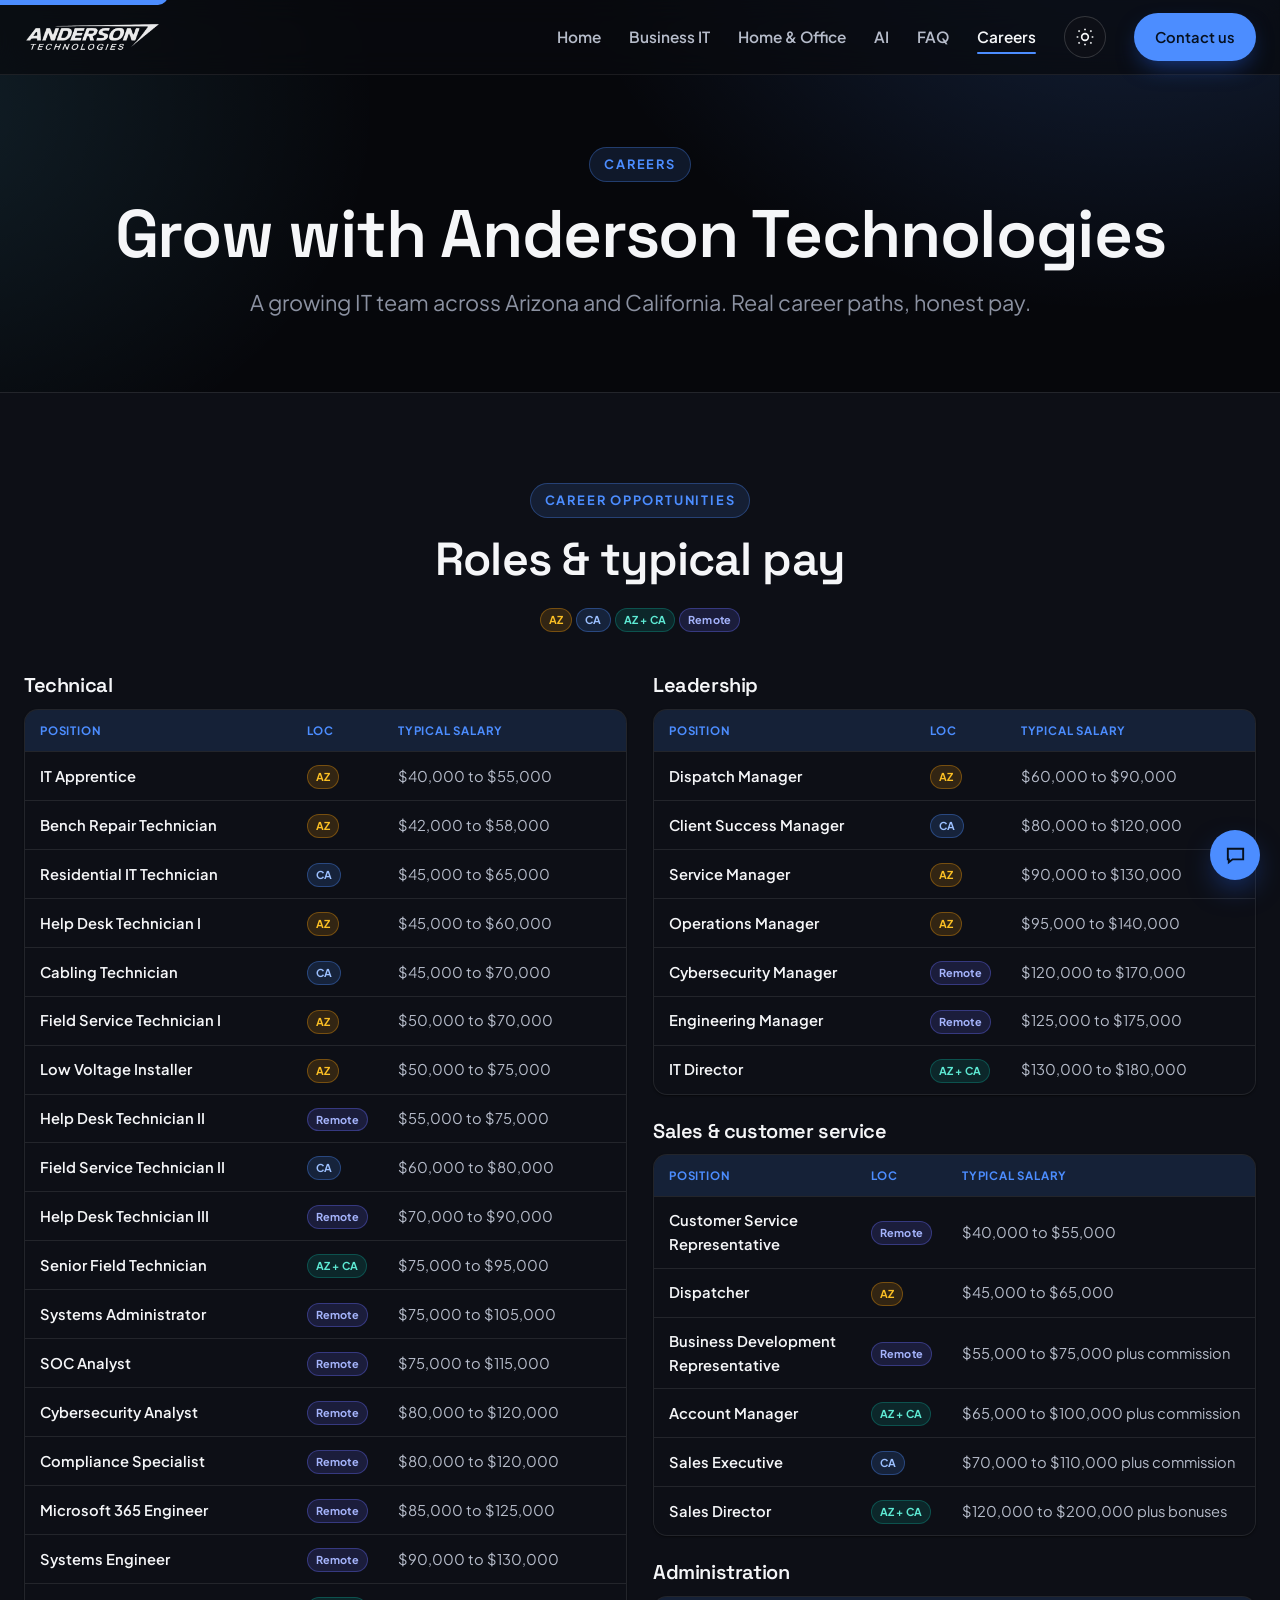
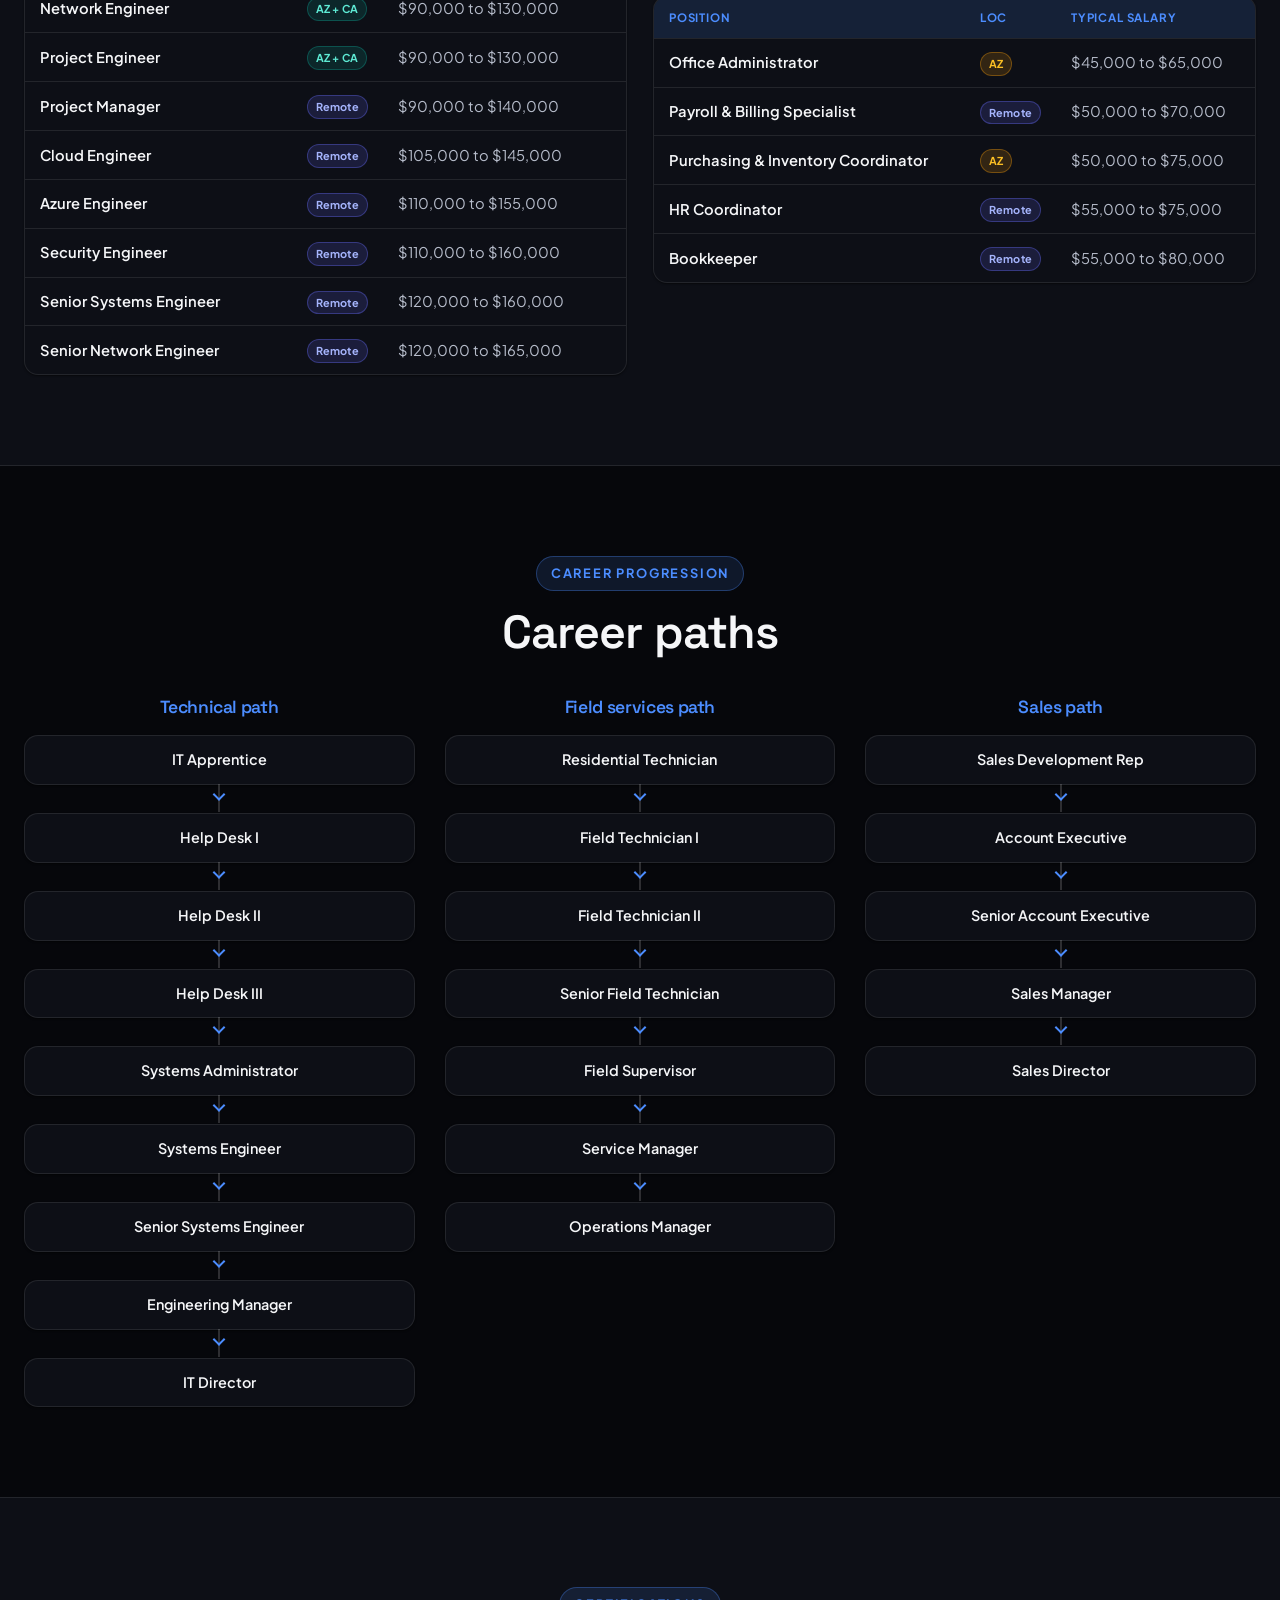
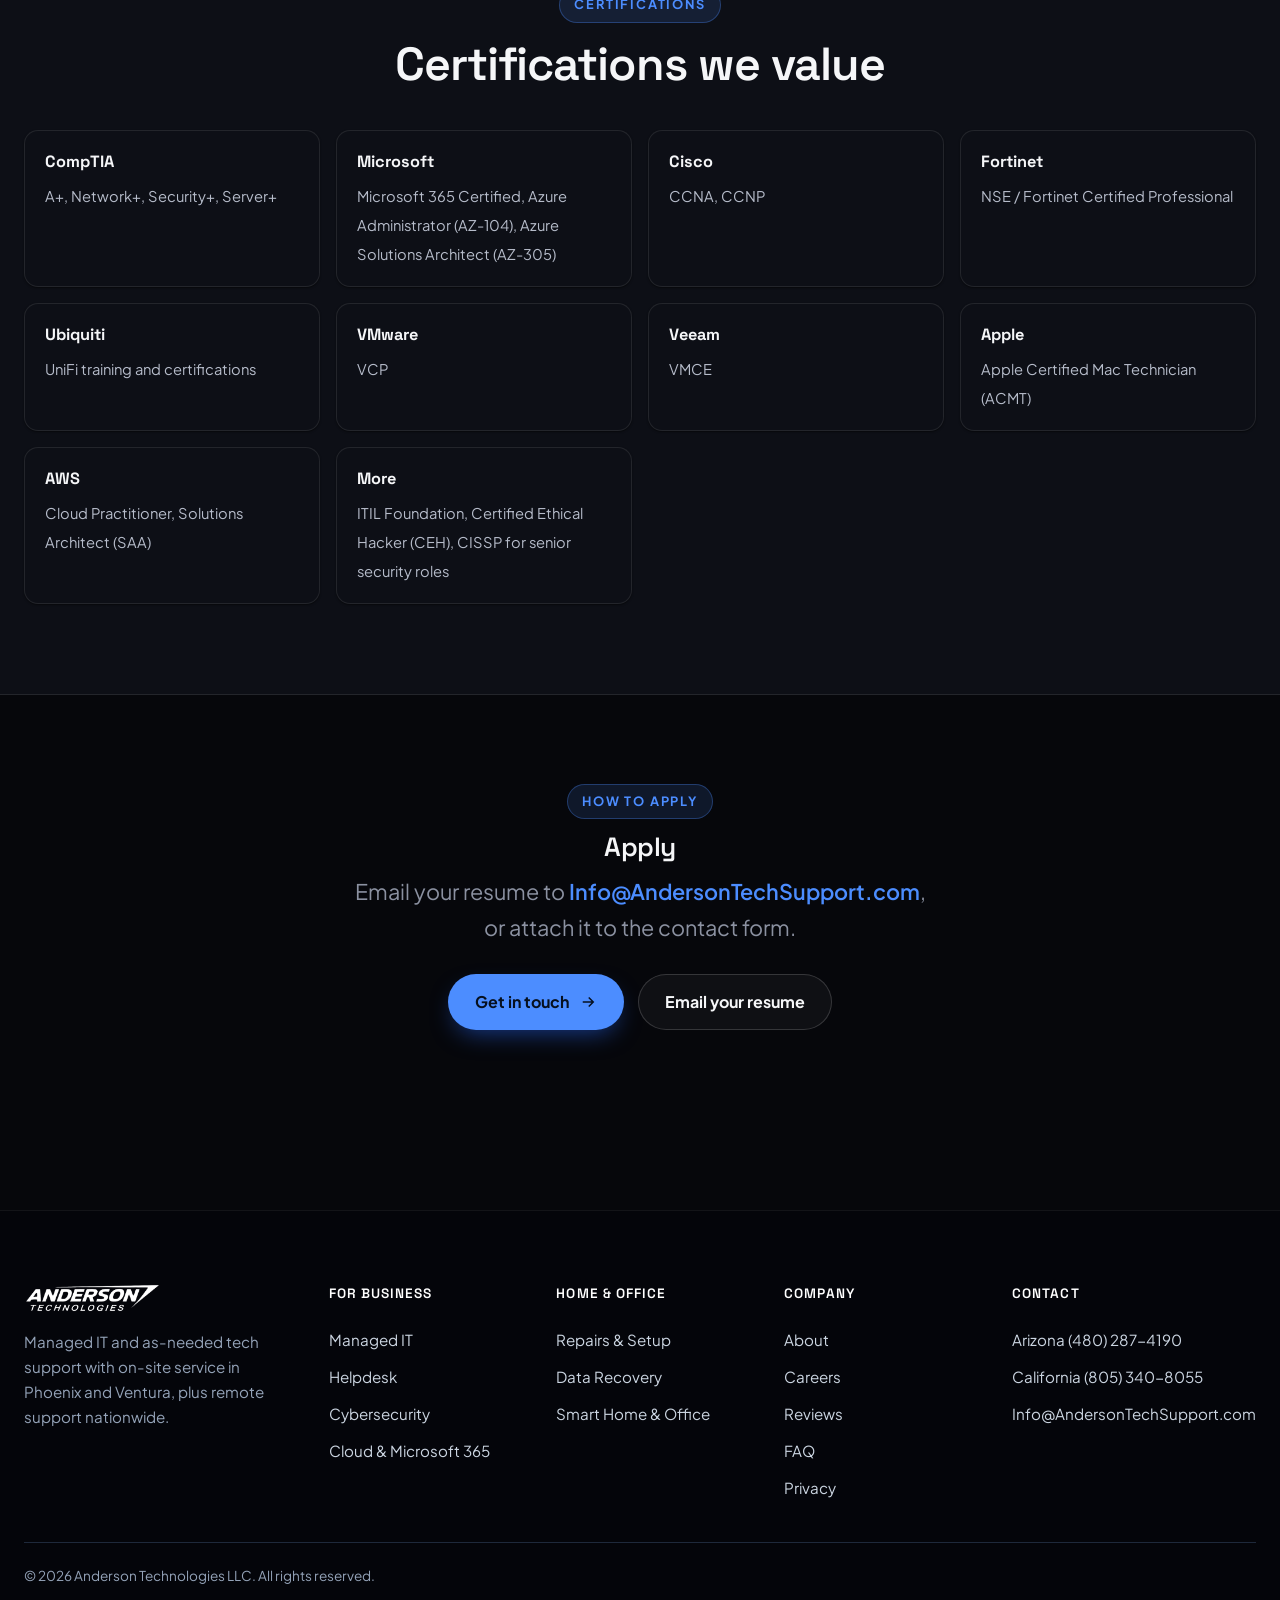
<file: careers.html>
<!DOCTYPE html>
<html lang="en">
<head>
<meta charset="UTF-8">
<meta name="viewport" content="width=device-width, initial-scale=1.0">
<title>Careers | Anderson Technologies</title>
<meta name="description" content="Join Anderson Technologies, a growing IT and tech-support team across Arizona and California. Roles, salary ranges, career paths, and how to apply.">

<link rel="canonical" href="https://andersontechsupport.com/careers.html">
<meta property="og:type" content="website">
<meta property="og:url" content="https://andersontechsupport.com/careers.html">
<meta property="og:title" content="Careers | Anderson Technologies">
<meta property="og:description" content="Join Anderson Technologies, a growing IT and tech-support team across Arizona and California. Roles, salary ranges, career paths, and how to apply.">
<meta property="og:image" content="https://andersontechsupport.com/assets/og-image.png">
<meta property="og:image:width" content="1200">
<meta property="og:image:height" content="630">
<meta property="og:image:alt" content="Anderson Technologies, Managed IT and computer support">
<meta property="og:site_name" content="Anderson Technologies">
<meta property="og:locale" content="en_US">
<meta name="twitter:card" content="summary_large_image">
<meta name="twitter:title" content="Careers | Anderson Technologies">
<meta name="twitter:description" content="Join Anderson Technologies, a growing IT and tech-support team across Arizona and California. Roles, salary ranges, career paths, and how to apply.">
<meta name="twitter:image" content="https://andersontechsupport.com/assets/og-image.png">
<meta name="theme-color" content="#2563eb">
<link rel="icon" href="assets/favicon.ico?v=3"><link rel="icon" type="image/png" href="assets/favicon.png?v=3"><link rel="apple-touch-icon" href="assets/apple-touch-icon.png?v=3">
<link rel="preload" href="assets/fonts/plus-jakarta-sans.woff2" as="font" type="font/woff2" crossorigin>
<link rel="preload" href="assets/fonts/space-grotesk.woff2" as="font" type="font/woff2" crossorigin>
<link rel="stylesheet" href="styles.css?v=38">
<script>(function(){try{var t=localStorage.getItem("theme")||"dark";document.documentElement.setAttribute("data-theme",t);}catch(e){}})();</script>
<script type="application/ld+json">
{"@context":"https://schema.org","@type":"LocalBusiness","name":"Anderson Technologies","legalName":"Anderson Technologies LLC","url":"https://andersontechsupport.com","logo":"https://andersontechsupport.com/assets/favicon.png?v=3","image":"https://andersontechsupport.com/assets/og-image.png","description":"Managed IT and as-needed technology support with on-site service in Phoenix, Arizona and Ventura, California, plus remote support nationwide.","email":"info@andersontechsupport.com","telephone":"+1-480-287-4190","areaServed":[{"@type":"City","name":"Phoenix, Arizona"},{"@type":"City","name":"Ventura, California"},{"@type":"Country","name":"United States","description":"Remote support"}],"openingHoursSpecification":[{"@type":"OpeningHoursSpecification","dayOfWeek":["Monday","Tuesday","Wednesday","Thursday","Friday"],"opens":"08:00","closes":"17:00"}],"contactPoint":[{"@type":"ContactPoint","telephone":"+1-480-287-4190","contactType":"customer service","areaServed":"US-AZ"},{"@type":"ContactPoint","telephone":"+1-805-340-8055","contactType":"customer service","areaServed":"US-CA"}],"knowsAbout":["Managed IT","Cybersecurity","Microsoft 365","Computer Repair","Networking","AI Solutions"]}
</script>
</head>
<body>
<a class="skip" href="#main">Skip to content</a>
<header class="nav"><div class="wrap nav-in">
  <a href="index.html" aria-label="Anderson Technologies home"><img class="nav-logo" src="assets/logo-dark.png" alt="Anderson Technologies" width="935" height="205"></a>
  <nav class="nav-links" aria-label="Main">
    <a href="index.html">Home</a>
    <a href="business.html">Business IT</a>
    <a href="support.html">Home & Office</a>
    <a href="ai.html">AI</a>
    <a href="faq.html">FAQ</a>
    <a href="careers.html" class="active">Careers</a>
    <button class="theme-toggle" type="button" aria-label="Switch to light mode" aria-pressed="true" title="Switch to light mode"><svg class="sun" viewBox="0 0 24 24" aria-hidden="true"><circle cx="12" cy="12" r="4"/><path d="M12 2v2M12 20v2M4 12H2M22 12h-2M5.6 5.6 4.2 4.2M19.8 19.8l-1.4-1.4M18.4 5.6l1.4-1.4M4.2 19.8l1.4-1.4"/></svg><svg class="moon" viewBox="0 0 24 24" aria-hidden="true"><path d="M20 14.5A8 8 0 1 1 9.5 4a6.5 6.5 0 0 0 10.5 10.5Z"/></svg></button>
    <a href="contact.html" class="btn btn-primary">Contact us</a>
  </nav>
  <a href="contact.html" class="btn btn-primary nav-cta-m">Contact us</a>
  <button class="burger" aria-controls="mobile-menu"><span></span><span></span><span></span></button>
</div></header>
<div class="mobile-menu" id="mobile-menu">
  <a href="index.html">Home</a>
  <a href="business.html">Business IT</a>
  <a href="support.html">Home & Office Support</a>
  <a href="ai.html">AI</a>
  <a href="faq.html">FAQ</a>
  <a href="careers.html">Careers</a>
  <a href="contact.html" class="btn btn-primary">Contact us</a>
  <button class="theme-toggle" type="button" aria-label="Switch to light mode" aria-pressed="true" title="Switch to light mode"><svg class="sun" viewBox="0 0 24 24" aria-hidden="true"><circle cx="12" cy="12" r="4"/><path d="M12 2v2M12 20v2M4 12H2M22 12h-2M5.6 5.6 4.2 4.2M19.8 19.8l-1.4-1.4M18.4 5.6l1.4-1.4M4.2 19.8l1.4-1.4"/></svg><svg class="moon" viewBox="0 0 24 24" aria-hidden="true"><path d="M20 14.5A8 8 0 1 1 9.5 4a6.5 6.5 0 0 0 10.5 10.5Z"/></svg></button>
</div>
<main id="main">
 <section class="page-hero"><div class="wrap">
   <span class="eyebrow reveal">Careers</span>
   <h1 class="reveal d1">Grow with Anderson Technologies</h1>
   <p class="lead reveal d2">A growing IT team across Arizona and California. Real career paths, honest pay.</p>
 </div></section>

 <section class="section" style="background:var(--surface);border-block:1px solid var(--line)"><div class="wrap">
   <div class="sec-head center reveal"><span class="eyebrow">Career Opportunities</span>
     <h2>Roles & typical pay</h2>
     <p><span class="loc loc-az">AZ</span> <span class="loc loc-ca">CA</span> <span class="loc loc-both">AZ + CA</span> <span class="loc loc-remote">Remote</span></p></div>
   <div class="sal-layout">
     <div><div class="sal-group reveal"><h3>Technical</h3><div class="sal-wrap"><table class="sal"><thead><tr><th>Position</th><th>Loc</th><th>Typical salary</th></tr></thead><tbody><tr class="job-row" data-href="contact.html?job=IT%20Apprentice"><td><a class="job-link" href="contact.html?job=IT%20Apprentice">IT Apprentice</a></td><td><span class="loc loc-az">AZ</span></td><td class="sal-pay">$40,000 to $55,000</td></tr><tr class="job-row" data-href="contact.html?job=Bench%20Repair%20Technician"><td><a class="job-link" href="contact.html?job=Bench%20Repair%20Technician">Bench Repair Technician</a></td><td><span class="loc loc-az">AZ</span></td><td class="sal-pay">$42,000 to $58,000</td></tr><tr class="job-row" data-href="contact.html?job=Residential%20IT%20Technician"><td><a class="job-link" href="contact.html?job=Residential%20IT%20Technician">Residential IT Technician</a></td><td><span class="loc loc-ca">CA</span></td><td class="sal-pay">$45,000 to $65,000</td></tr><tr class="job-row" data-href="contact.html?job=Help%20Desk%20Technician%20I"><td><a class="job-link" href="contact.html?job=Help%20Desk%20Technician%20I">Help Desk Technician I</a></td><td><span class="loc loc-az">AZ</span></td><td class="sal-pay">$45,000 to $60,000</td></tr><tr class="job-row" data-href="contact.html?job=Cabling%20Technician"><td><a class="job-link" href="contact.html?job=Cabling%20Technician">Cabling Technician</a></td><td><span class="loc loc-ca">CA</span></td><td class="sal-pay">$45,000 to $70,000</td></tr><tr class="job-row" data-href="contact.html?job=Field%20Service%20Technician%20I"><td><a class="job-link" href="contact.html?job=Field%20Service%20Technician%20I">Field Service Technician I</a></td><td><span class="loc loc-az">AZ</span></td><td class="sal-pay">$50,000 to $70,000</td></tr><tr class="job-row" data-href="contact.html?job=Low%20Voltage%20Installer"><td><a class="job-link" href="contact.html?job=Low%20Voltage%20Installer">Low Voltage Installer</a></td><td><span class="loc loc-az">AZ</span></td><td class="sal-pay">$50,000 to $75,000</td></tr><tr class="job-row" data-href="contact.html?job=Help%20Desk%20Technician%20II"><td><a class="job-link" href="contact.html?job=Help%20Desk%20Technician%20II">Help Desk Technician II</a></td><td><span class="loc loc-remote">Remote</span></td><td class="sal-pay">$55,000 to $75,000</td></tr><tr class="job-row" data-href="contact.html?job=Field%20Service%20Technician%20II"><td><a class="job-link" href="contact.html?job=Field%20Service%20Technician%20II">Field Service Technician II</a></td><td><span class="loc loc-ca">CA</span></td><td class="sal-pay">$60,000 to $80,000</td></tr><tr class="job-row" data-href="contact.html?job=Help%20Desk%20Technician%20III"><td><a class="job-link" href="contact.html?job=Help%20Desk%20Technician%20III">Help Desk Technician III</a></td><td><span class="loc loc-remote">Remote</span></td><td class="sal-pay">$70,000 to $90,000</td></tr><tr class="job-row" data-href="contact.html?job=Senior%20Field%20Technician"><td><a class="job-link" href="contact.html?job=Senior%20Field%20Technician">Senior Field Technician</a></td><td><span class="loc loc-both">AZ + CA</span></td><td class="sal-pay">$75,000 to $95,000</td></tr><tr class="job-row" data-href="contact.html?job=Systems%20Administrator"><td><a class="job-link" href="contact.html?job=Systems%20Administrator">Systems Administrator</a></td><td><span class="loc loc-remote">Remote</span></td><td class="sal-pay">$75,000 to $105,000</td></tr><tr class="job-row" data-href="contact.html?job=SOC%20Analyst"><td><a class="job-link" href="contact.html?job=SOC%20Analyst">SOC Analyst</a></td><td><span class="loc loc-remote">Remote</span></td><td class="sal-pay">$75,000 to $115,000</td></tr><tr class="job-row" data-href="contact.html?job=Cybersecurity%20Analyst"><td><a class="job-link" href="contact.html?job=Cybersecurity%20Analyst">Cybersecurity Analyst</a></td><td><span class="loc loc-remote">Remote</span></td><td class="sal-pay">$80,000 to $120,000</td></tr><tr class="job-row" data-href="contact.html?job=Compliance%20Specialist"><td><a class="job-link" href="contact.html?job=Compliance%20Specialist">Compliance Specialist</a></td><td><span class="loc loc-remote">Remote</span></td><td class="sal-pay">$80,000 to $120,000</td></tr><tr class="job-row" data-href="contact.html?job=Microsoft%20365%20Engineer"><td><a class="job-link" href="contact.html?job=Microsoft%20365%20Engineer">Microsoft 365 Engineer</a></td><td><span class="loc loc-remote">Remote</span></td><td class="sal-pay">$85,000 to $125,000</td></tr><tr class="job-row" data-href="contact.html?job=Systems%20Engineer"><td><a class="job-link" href="contact.html?job=Systems%20Engineer">Systems Engineer</a></td><td><span class="loc loc-remote">Remote</span></td><td class="sal-pay">$90,000 to $130,000</td></tr><tr class="job-row" data-href="contact.html?job=Network%20Engineer"><td><a class="job-link" href="contact.html?job=Network%20Engineer">Network Engineer</a></td><td><span class="loc loc-both">AZ + CA</span></td><td class="sal-pay">$90,000 to $130,000</td></tr><tr class="job-row" data-href="contact.html?job=Project%20Engineer"><td><a class="job-link" href="contact.html?job=Project%20Engineer">Project Engineer</a></td><td><span class="loc loc-both">AZ + CA</span></td><td class="sal-pay">$90,000 to $130,000</td></tr><tr class="job-row" data-href="contact.html?job=Project%20Manager"><td><a class="job-link" href="contact.html?job=Project%20Manager">Project Manager</a></td><td><span class="loc loc-remote">Remote</span></td><td class="sal-pay">$90,000 to $140,000</td></tr><tr class="job-row" data-href="contact.html?job=Cloud%20Engineer"><td><a class="job-link" href="contact.html?job=Cloud%20Engineer">Cloud Engineer</a></td><td><span class="loc loc-remote">Remote</span></td><td class="sal-pay">$105,000 to $145,000</td></tr><tr class="job-row" data-href="contact.html?job=Azure%20Engineer"><td><a class="job-link" href="contact.html?job=Azure%20Engineer">Azure Engineer</a></td><td><span class="loc loc-remote">Remote</span></td><td class="sal-pay">$110,000 to $155,000</td></tr><tr class="job-row" data-href="contact.html?job=Security%20Engineer"><td><a class="job-link" href="contact.html?job=Security%20Engineer">Security Engineer</a></td><td><span class="loc loc-remote">Remote</span></td><td class="sal-pay">$110,000 to $160,000</td></tr><tr class="job-row" data-href="contact.html?job=Senior%20Systems%20Engineer"><td><a class="job-link" href="contact.html?job=Senior%20Systems%20Engineer">Senior Systems Engineer</a></td><td><span class="loc loc-remote">Remote</span></td><td class="sal-pay">$120,000 to $160,000</td></tr><tr class="job-row" data-href="contact.html?job=Senior%20Network%20Engineer"><td><a class="job-link" href="contact.html?job=Senior%20Network%20Engineer">Senior Network Engineer</a></td><td><span class="loc loc-remote">Remote</span></td><td class="sal-pay">$120,000 to $165,000</td></tr></tbody></table></div></div></div>
     <div class="sal-right"><div class="sal-group reveal"><h3>Leadership</h3><div class="sal-wrap"><table class="sal"><thead><tr><th>Position</th><th>Loc</th><th>Typical salary</th></tr></thead><tbody><tr class="job-row" data-href="contact.html?job=Dispatch%20Manager"><td><a class="job-link" href="contact.html?job=Dispatch%20Manager">Dispatch Manager</a></td><td><span class="loc loc-az">AZ</span></td><td class="sal-pay">$60,000 to $90,000</td></tr><tr class="job-row" data-href="contact.html?job=Client%20Success%20Manager"><td><a class="job-link" href="contact.html?job=Client%20Success%20Manager">Client Success Manager</a></td><td><span class="loc loc-ca">CA</span></td><td class="sal-pay">$80,000 to $120,000</td></tr><tr class="job-row" data-href="contact.html?job=Service%20Manager"><td><a class="job-link" href="contact.html?job=Service%20Manager">Service Manager</a></td><td><span class="loc loc-az">AZ</span></td><td class="sal-pay">$90,000 to $130,000</td></tr><tr class="job-row" data-href="contact.html?job=Operations%20Manager"><td><a class="job-link" href="contact.html?job=Operations%20Manager">Operations Manager</a></td><td><span class="loc loc-az">AZ</span></td><td class="sal-pay">$95,000 to $140,000</td></tr><tr class="job-row" data-href="contact.html?job=Cybersecurity%20Manager"><td><a class="job-link" href="contact.html?job=Cybersecurity%20Manager">Cybersecurity Manager</a></td><td><span class="loc loc-remote">Remote</span></td><td class="sal-pay">$120,000 to $170,000</td></tr><tr class="job-row" data-href="contact.html?job=Engineering%20Manager"><td><a class="job-link" href="contact.html?job=Engineering%20Manager">Engineering Manager</a></td><td><span class="loc loc-remote">Remote</span></td><td class="sal-pay">$125,000 to $175,000</td></tr><tr class="job-row" data-href="contact.html?job=IT%20Director"><td><a class="job-link" href="contact.html?job=IT%20Director">IT Director</a></td><td><span class="loc loc-both">AZ + CA</span></td><td class="sal-pay">$130,000 to $180,000</td></tr></tbody></table></div></div><div class="sal-group reveal"><h3>Sales & customer service</h3><div class="sal-wrap"><table class="sal"><thead><tr><th>Position</th><th>Loc</th><th>Typical salary</th></tr></thead><tbody><tr class="job-row" data-href="contact.html?job=Customer%20Service%20Representative"><td><a class="job-link" href="contact.html?job=Customer%20Service%20Representative">Customer Service Representative</a></td><td><span class="loc loc-remote">Remote</span></td><td class="sal-pay">$40,000 to $55,000</td></tr><tr class="job-row" data-href="contact.html?job=Dispatcher"><td><a class="job-link" href="contact.html?job=Dispatcher">Dispatcher</a></td><td><span class="loc loc-az">AZ</span></td><td class="sal-pay">$45,000 to $65,000</td></tr><tr class="job-row" data-href="contact.html?job=Business%20Development%20Representative"><td><a class="job-link" href="contact.html?job=Business%20Development%20Representative">Business Development Representative</a></td><td><span class="loc loc-remote">Remote</span></td><td class="sal-pay">$55,000 to $75,000 plus commission</td></tr><tr class="job-row" data-href="contact.html?job=Account%20Manager"><td><a class="job-link" href="contact.html?job=Account%20Manager">Account Manager</a></td><td><span class="loc loc-both">AZ + CA</span></td><td class="sal-pay">$65,000 to $100,000 plus commission</td></tr><tr class="job-row" data-href="contact.html?job=Sales%20Executive"><td><a class="job-link" href="contact.html?job=Sales%20Executive">Sales Executive</a></td><td><span class="loc loc-ca">CA</span></td><td class="sal-pay">$70,000 to $110,000 plus commission</td></tr><tr class="job-row" data-href="contact.html?job=Sales%20Director"><td><a class="job-link" href="contact.html?job=Sales%20Director">Sales Director</a></td><td><span class="loc loc-both">AZ + CA</span></td><td class="sal-pay">$120,000 to $200,000 plus bonuses</td></tr></tbody></table></div></div><div class="sal-group reveal"><h3>Administration</h3><div class="sal-wrap"><table class="sal"><thead><tr><th>Position</th><th>Loc</th><th>Typical salary</th></tr></thead><tbody><tr class="job-row" data-href="contact.html?job=Office%20Administrator"><td><a class="job-link" href="contact.html?job=Office%20Administrator">Office Administrator</a></td><td><span class="loc loc-az">AZ</span></td><td class="sal-pay">$45,000 to $65,000</td></tr><tr class="job-row" data-href="contact.html?job=Payroll%20%26%20Billing%20Specialist"><td><a class="job-link" href="contact.html?job=Payroll%20%26%20Billing%20Specialist">Payroll & Billing Specialist</a></td><td><span class="loc loc-remote">Remote</span></td><td class="sal-pay">$50,000 to $70,000</td></tr><tr class="job-row" data-href="contact.html?job=Purchasing%20%26%20Inventory%20Coordinator"><td><a class="job-link" href="contact.html?job=Purchasing%20%26%20Inventory%20Coordinator">Purchasing & Inventory Coordinator</a></td><td><span class="loc loc-az">AZ</span></td><td class="sal-pay">$50,000 to $75,000</td></tr><tr class="job-row" data-href="contact.html?job=HR%20Coordinator"><td><a class="job-link" href="contact.html?job=HR%20Coordinator">HR Coordinator</a></td><td><span class="loc loc-remote">Remote</span></td><td class="sal-pay">$55,000 to $75,000</td></tr><tr class="job-row" data-href="contact.html?job=Bookkeeper"><td><a class="job-link" href="contact.html?job=Bookkeeper">Bookkeeper</a></td><td><span class="loc loc-remote">Remote</span></td><td class="sal-pay">$55,000 to $80,000</td></tr></tbody></table></div></div></div>
   </div>
 </div></section>

 <section class="section"><div class="wrap">
   <div class="sec-head center reveal"><span class="eyebrow">Career progression</span>
     <h2>Career paths</h2></div>
   <div class="ladders"><div class="ladder reveal"><h3>Technical path</h3><ol class="rungs"><li>IT Apprentice</li><li>Help Desk I</li><li>Help Desk II</li><li>Help Desk III</li><li>Systems Administrator</li><li>Systems Engineer</li><li>Senior Systems Engineer</li><li>Engineering Manager</li><li>IT Director</li></ol></div><div class="ladder reveal"><h3>Field services path</h3><ol class="rungs"><li>Residential Technician</li><li>Field Technician I</li><li>Field Technician II</li><li>Senior Field Technician</li><li>Field Supervisor</li><li>Service Manager</li><li>Operations Manager</li></ol></div><div class="ladder reveal"><h3>Sales path</h3><ol class="rungs"><li>Sales Development Rep</li><li>Account Executive</li><li>Senior Account Executive</li><li>Sales Manager</li><li>Sales Director</li></ol></div></div>
 </div></section>

 <section class="section" style="background:var(--surface);border-block:1px solid var(--line)"><div class="wrap">
   <div class="sec-head center reveal"><span class="eyebrow">Certifications</span>
     <h2>Certifications we value</h2></div>
   <div class="cert-grid"><div class="cert reveal"><strong>CompTIA</strong><span>A+, Network+, Security+, Server+</span></div><div class="cert reveal"><strong>Microsoft</strong><span>Microsoft 365 Certified, Azure Administrator (AZ-104), Azure Solutions Architect (AZ-305)</span></div><div class="cert reveal"><strong>Cisco</strong><span>CCNA, CCNP</span></div><div class="cert reveal"><strong>Fortinet</strong><span>NSE / Fortinet Certified Professional</span></div><div class="cert reveal"><strong>Ubiquiti</strong><span>UniFi training and certifications</span></div><div class="cert reveal"><strong>VMware</strong><span>VCP</span></div><div class="cert reveal"><strong>Veeam</strong><span>VMCE</span></div><div class="cert reveal"><strong>Apple</strong><span>Apple Certified Mac Technician (ACMT)</span></div><div class="cert reveal"><strong>AWS</strong><span>Cloud Practitioner, Solutions Architect (SAA)</span></div><div class="cert reveal"><strong>More</strong><span>ITIL Foundation, Certified Ethical Hacker (CEH), CISSP for senior security roles</span></div></div>
 </div></section>

 <section class="section"><div class="wrap"><div class="reveal" style="max-width:680px;margin-inline:auto;text-align:center">
   <span class="eyebrow">How to apply</span>
   <h2 style="margin:14px 0 12px">Apply</h2>
   <p class="lead" style="text-wrap:balance">Email your resume to <a href="mailto:Info@AndersonTechSupport.com?subject=Careers%20Application" style="color:var(--brand);font-weight:600;text-decoration:none">Info@AndersonTechSupport.com</a>, or attach it to the contact form.</p>
   <div class="hero-cta" style="justify-content:center;margin-top:1.8rem">
     <a href="contact.html" class="btn btn-primary">Get in touch <svg viewBox="0 0 24 24" aria-hidden="true"><path d="M5 12h14M13 6l6 6-6 6"/></svg></a>
     <a href="mailto:Info@AndersonTechSupport.com?subject=Careers%20Application" class="btn btn-ghost">Email your resume</a>
   </div>
 </div></div></section>
 </main><footer><div class="wrap">
  <div class="foot-grid">
    <div class="foot-brand">
      <img src="assets/logo-dark.png" alt="Anderson Technologies" style="filter:brightness(0) invert(1)">
      <p>Managed IT and as-needed tech support with on-site service in Phoenix and Ventura, plus remote support nationwide.</p>
    </div>
    <div class="foot-col"><p class="foot-title">For Business</p>
      <a href="business.html">Managed IT</a><a href="business.html#helpdesk">Helpdesk</a>
      <a href="business.html#security">Cybersecurity</a><a href="business.html#cloud">Cloud & Microsoft 365</a>
    </div>
    <div class="foot-col"><p class="foot-title">Home &amp; Office</p>
      <a href="support.html">Repairs & Setup</a><a href="support.html#recovery">Data Recovery</a>
      <a href="support.html#smart">Smart Home & Office</a>
    </div>
    <div class="foot-col"><p class="foot-title">Company</p>
      <a href="contact.html#team">About</a><a href="careers.html">Careers</a>
      <a href="reviews.html">Reviews</a><a href="faq.html">FAQ</a><a href="faq.html#privacy">Privacy</a>
    </div>
    <div class="foot-col"><p class="foot-title">Contact</p>
      <a href="tel:+14802874190">Arizona (480) 287-4190</a>
      <a href="tel:+18053408055">California (805) 340-8055</a>
      <a href="mailto:Info@AndersonTechSupport.com">Info@AndersonTechSupport.com</a>
    </div>
  </div>
  <div class="legal"><span>© 2026 Anderson Technologies LLC. All rights reserved.</span></div>
</div></footer>
<div class="cw" id="cw" aria-hidden="true">
  <button class="cw-bubble" id="cw-bubble" type="button" aria-label="Open the Anderson Technologies assistant" aria-expanded="false" aria-controls="cw-panel">
    <svg class="cw-i cw-i-chat" viewBox="0 0 24 24" aria-hidden="true"><path d="M4 5h16v11H9l-4 3v-3H4V5Z"/><path d="M8 10h.01M12 10h.01M16 10h.01"/></svg>
    <svg class="cw-i cw-i-x" viewBox="0 0 24 24" aria-hidden="true"><path d="M6 6l12 12M18 6L6 18"/></svg>
  </button>
  <div class="cw-panel" id="cw-panel" role="dialog" aria-modal="false" aria-labelledby="cw-title" hidden>
    <div class="cw-head">
      <span class="cw-dot" aria-hidden="true"></span>
      <div class="cw-head-t"><strong id="cw-title">Anderson Technologies</strong><span class="cw-sub">Ask about IT, home &amp; office, or AI</span></div>
      <button class="cw-x-btn" id="cw-close" type="button" aria-label="Close chat"><svg viewBox="0 0 24 24" aria-hidden="true"><path d="M6 6l12 12M18 6L6 18"/></svg></button>
    </div>
    <div class="cw-log" id="cw-log" role="log" aria-live="polite" aria-label="Chat messages"></div>
    <form class="cw-form" id="cw-form" autocomplete="off">
      <label for="cw-input" class="sr-only">Type your message</label>
      <input id="cw-input" class="cw-input" type="text" placeholder="Type your message..." maxlength="1500" autocomplete="off">
      <button class="cw-send" id="cw-send" type="submit" aria-label="Send message"><svg viewBox="0 0 24 24" aria-hidden="true"><path d="M5 12h14M13 6l6 6-6 6"/></svg></button>
    </form>
    <p class="cw-note">AI assistant, so double-check anything important. Don't share passwords or card numbers. <a href="faq.html#privacy">Privacy</a></p>
  </div>
</div>
<script src="app.js?v=5"></script>
<script src="chat.js?v=9"></script>
</body></html>
</file>
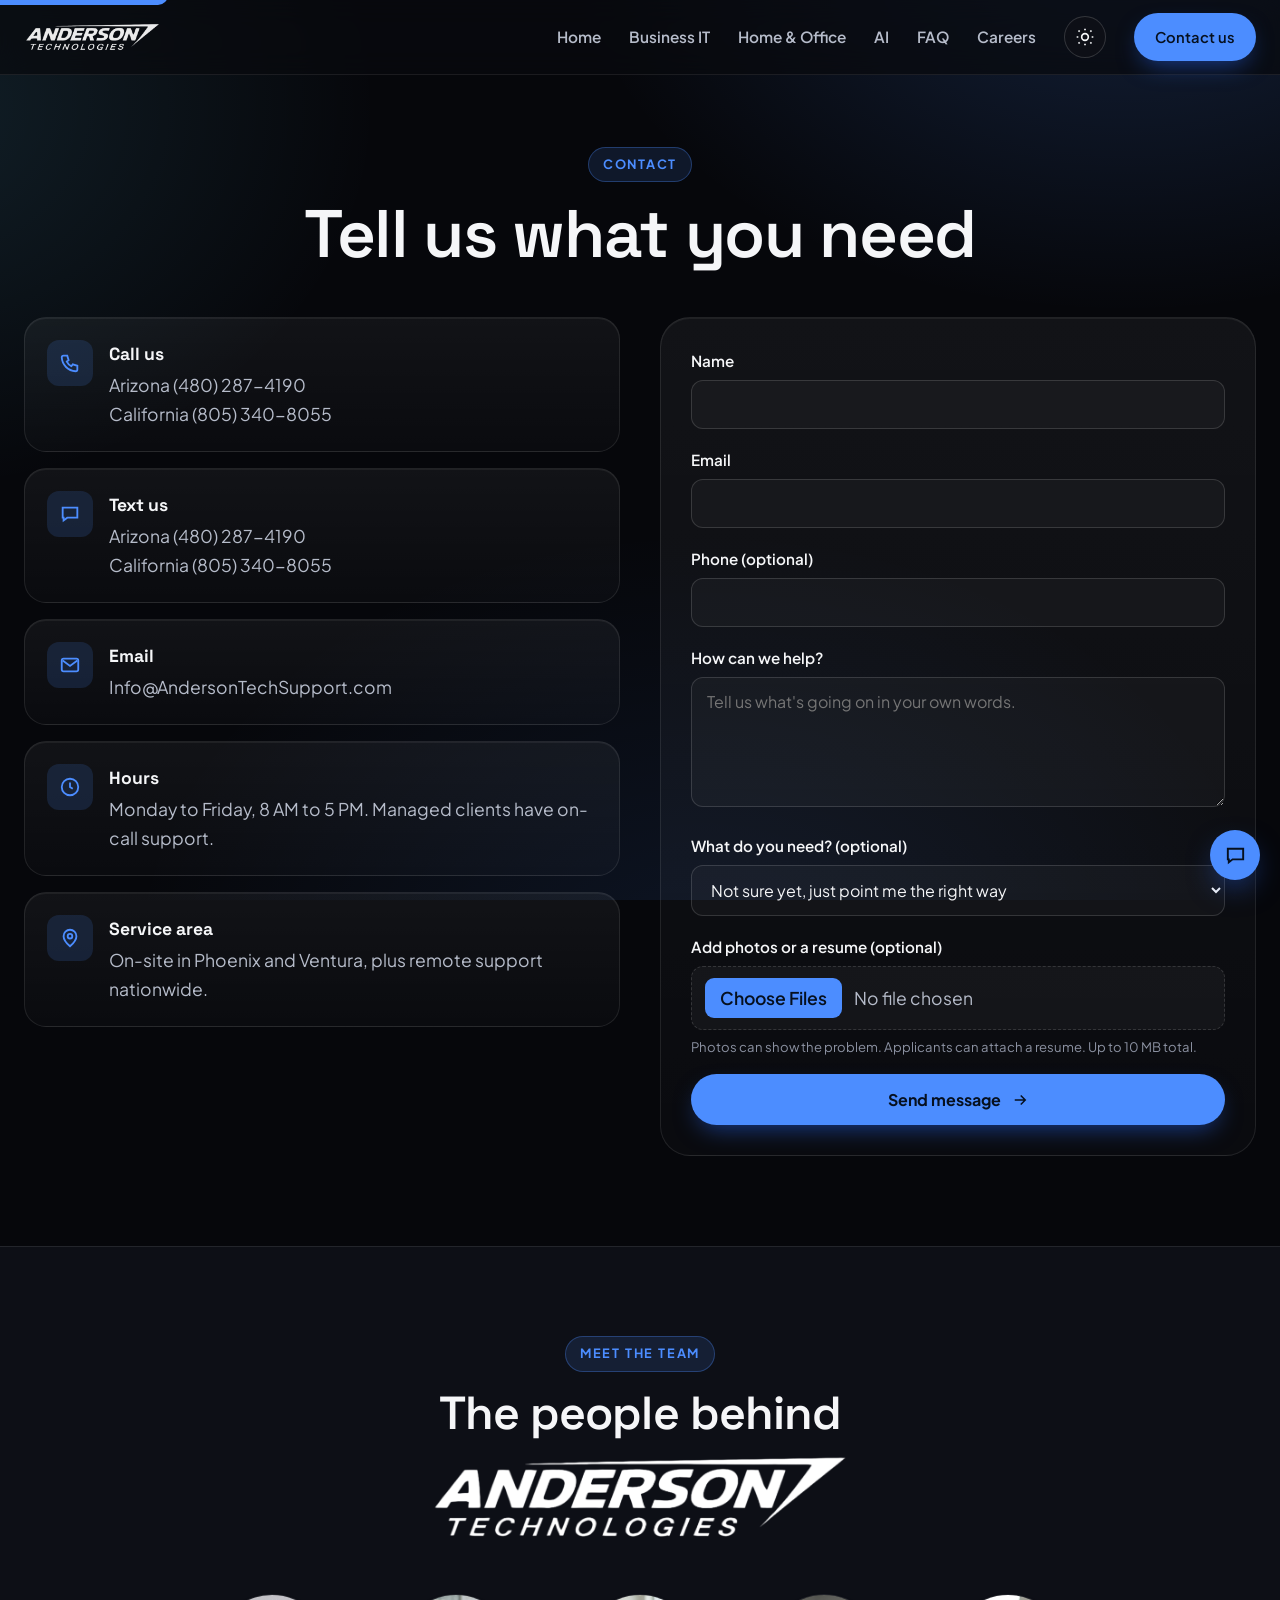
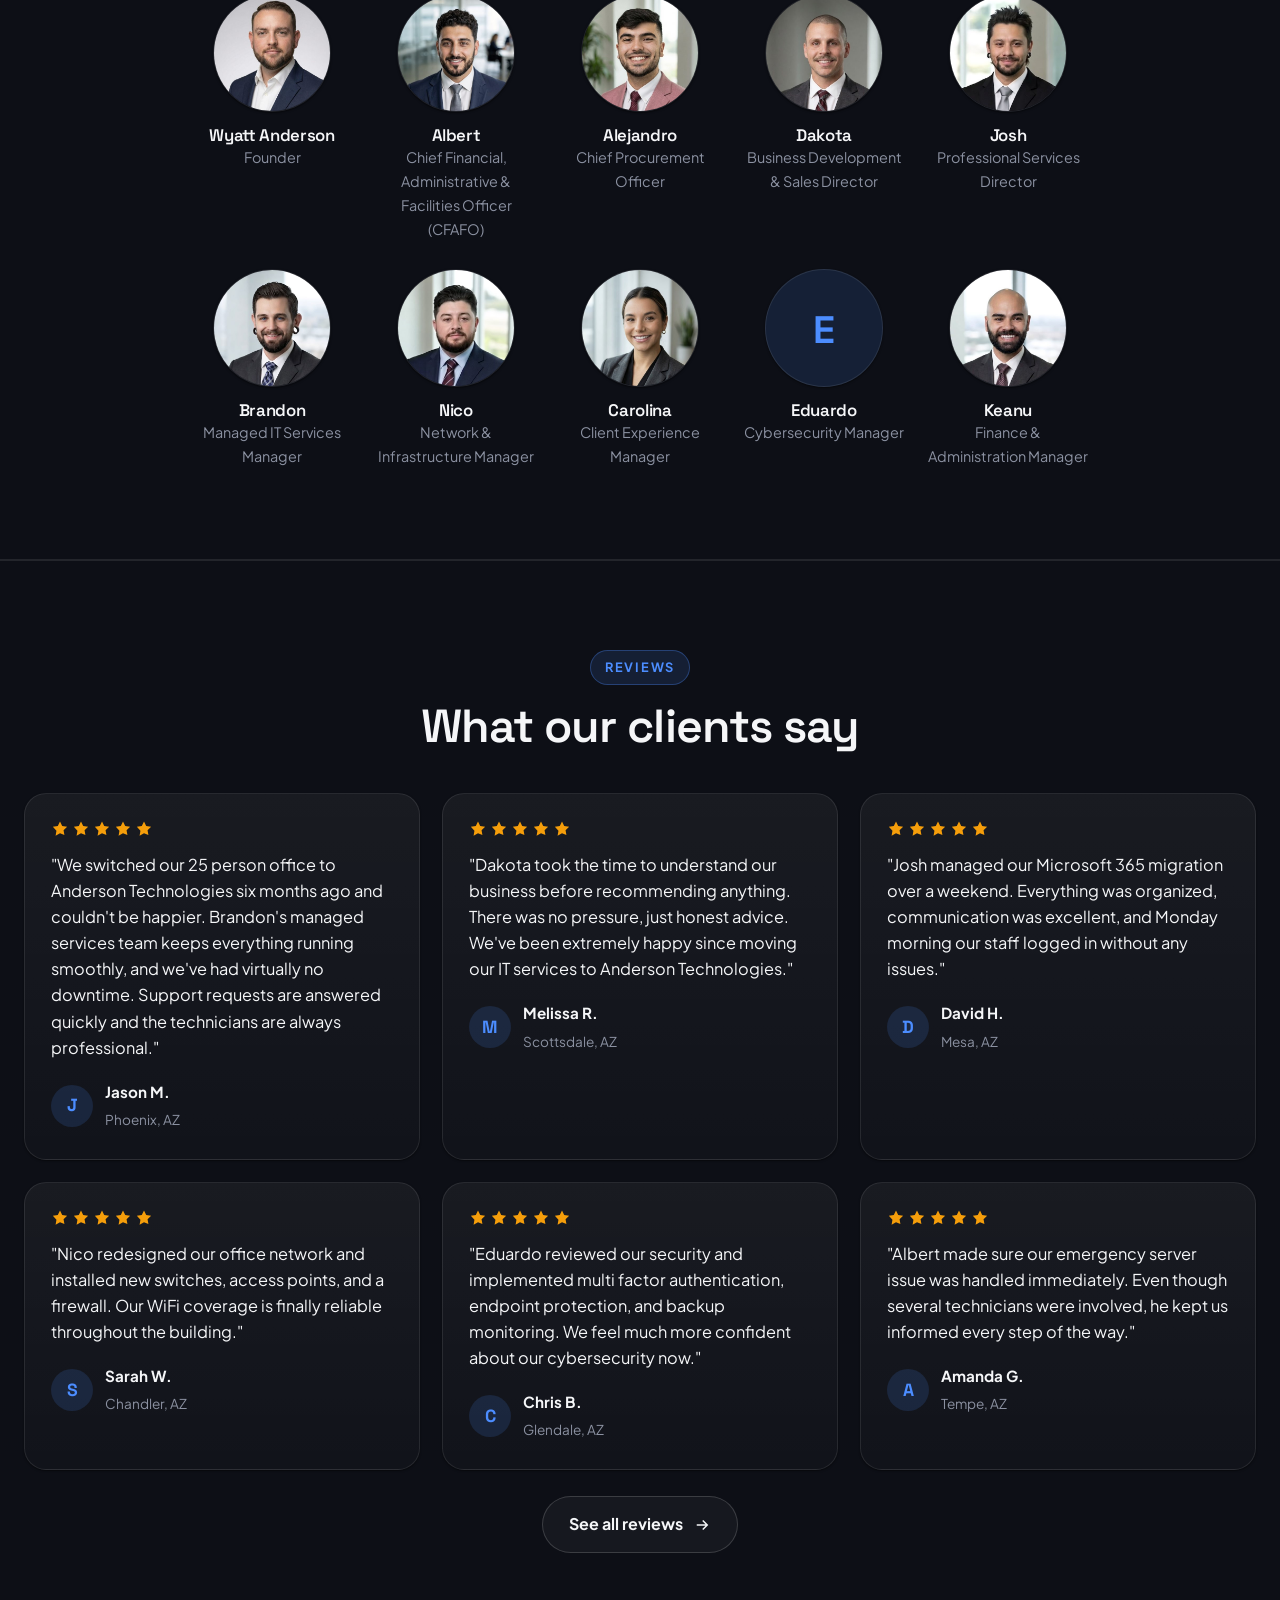
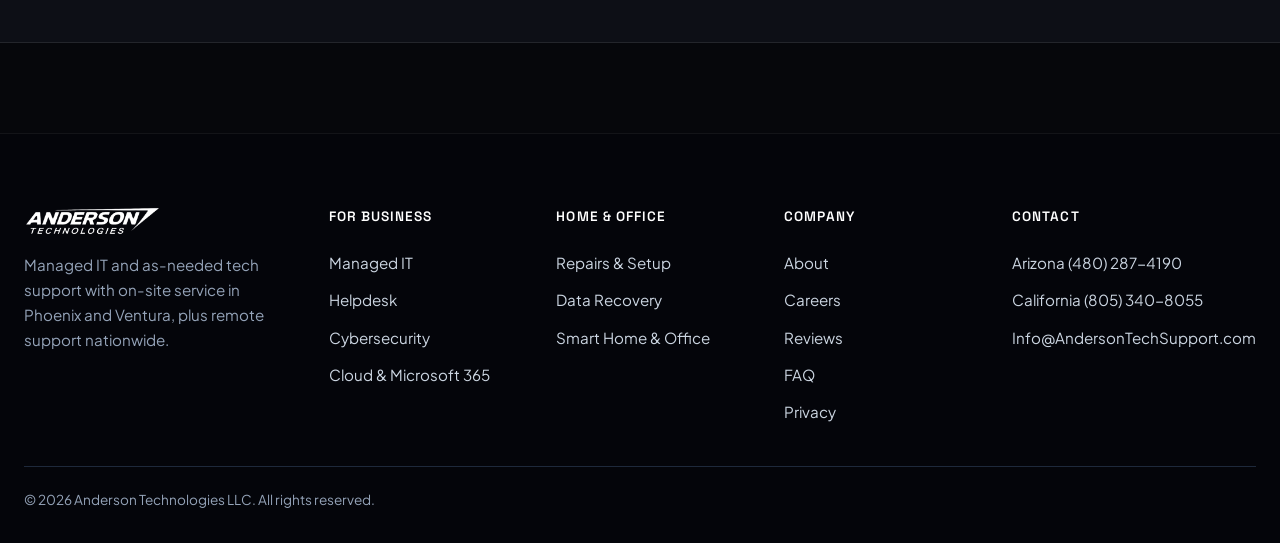
<file: contact.html>
<!DOCTYPE html>
<html lang="en">
<head>
<meta charset="UTF-8">
<meta name="viewport" content="width=device-width, initial-scale=1.0">
<title>Contact & About | Anderson Technologies IT Support</title>
<meta name="description" content="Contact Anderson Technologies for managed IT, AI, or as-needed computer support in Arizona and California. Meet the team, read reviews, call, email, or send the form for a free quote.">

<link rel="canonical" href="https://andersontechsupport.com/contact.html">
<meta property="og:type" content="website">
<meta property="og:url" content="https://andersontechsupport.com/contact.html">
<meta property="og:title" content="Contact & About | Anderson Technologies IT Support">
<meta property="og:description" content="Contact Anderson Technologies for managed IT, AI, or as-needed computer support in Arizona and California. Meet the team, read reviews, call, email, or send the form for a free quote.">
<meta property="og:image" content="https://andersontechsupport.com/assets/og-image.png">
<meta property="og:image:width" content="1200">
<meta property="og:image:height" content="630">
<meta property="og:image:alt" content="Anderson Technologies, Managed IT and computer support">
<meta property="og:site_name" content="Anderson Technologies">
<meta property="og:locale" content="en_US">
<meta name="twitter:card" content="summary_large_image">
<meta name="twitter:title" content="Contact & About | Anderson Technologies IT Support">
<meta name="twitter:description" content="Contact Anderson Technologies for managed IT, AI, or as-needed computer support in Arizona and California. Meet the team, read reviews, call, email, or send the form for a free quote.">
<meta name="twitter:image" content="https://andersontechsupport.com/assets/og-image.png">
<meta name="theme-color" content="#2563eb">
<link rel="icon" href="assets/favicon.ico?v=3"><link rel="icon" type="image/png" href="assets/favicon.png?v=3"><link rel="apple-touch-icon" href="assets/apple-touch-icon.png?v=3">
<link rel="preload" href="assets/fonts/plus-jakarta-sans.woff2" as="font" type="font/woff2" crossorigin>
<link rel="preload" href="assets/fonts/space-grotesk.woff2" as="font" type="font/woff2" crossorigin>
<link rel="stylesheet" href="styles.css?v=38">
<script>(function(){try{var t=localStorage.getItem("theme")||"dark";document.documentElement.setAttribute("data-theme",t);}catch(e){}})();</script>
<script type="application/ld+json">
{"@context":"https://schema.org","@type":"LocalBusiness","name":"Anderson Technologies","legalName":"Anderson Technologies LLC","url":"https://andersontechsupport.com","logo":"https://andersontechsupport.com/assets/favicon.png?v=3","image":"https://andersontechsupport.com/assets/og-image.png","description":"Managed IT and as-needed technology support with on-site service in Phoenix, Arizona and Ventura, California, plus remote support nationwide.","email":"info@andersontechsupport.com","telephone":"+1-480-287-4190","areaServed":[{"@type":"City","name":"Phoenix, Arizona"},{"@type":"City","name":"Ventura, California"},{"@type":"Country","name":"United States","description":"Remote support"}],"openingHoursSpecification":[{"@type":"OpeningHoursSpecification","dayOfWeek":["Monday","Tuesday","Wednesday","Thursday","Friday"],"opens":"08:00","closes":"17:00"}],"contactPoint":[{"@type":"ContactPoint","telephone":"+1-480-287-4190","contactType":"customer service","areaServed":"US-AZ"},{"@type":"ContactPoint","telephone":"+1-805-340-8055","contactType":"customer service","areaServed":"US-CA"}],"knowsAbout":["Managed IT","Cybersecurity","Microsoft 365","Computer Repair","Networking","AI Solutions"]}
</script>
</head>
<body>
<a class="skip" href="#main">Skip to content</a>
<header class="nav"><div class="wrap nav-in">
  <a href="index.html" aria-label="Anderson Technologies home"><img class="nav-logo" src="assets/logo-dark.png" alt="Anderson Technologies" width="935" height="205"></a>
  <nav class="nav-links" aria-label="Main">
    <a href="index.html">Home</a>
    <a href="business.html">Business IT</a>
    <a href="support.html">Home & Office</a>
    <a href="ai.html">AI</a>
    <a href="faq.html">FAQ</a>
    <a href="careers.html">Careers</a>
    <button class="theme-toggle" type="button" aria-label="Switch to light mode" aria-pressed="true" title="Switch to light mode"><svg class="sun" viewBox="0 0 24 24" aria-hidden="true"><circle cx="12" cy="12" r="4"/><path d="M12 2v2M12 20v2M4 12H2M22 12h-2M5.6 5.6 4.2 4.2M19.8 19.8l-1.4-1.4M18.4 5.6l1.4-1.4M4.2 19.8l1.4-1.4"/></svg><svg class="moon" viewBox="0 0 24 24" aria-hidden="true"><path d="M20 14.5A8 8 0 1 1 9.5 4a6.5 6.5 0 0 0 10.5 10.5Z"/></svg></button>
    <a href="contact.html" class="btn btn-primary">Contact us</a>
  </nav>
  <a href="contact.html" class="btn btn-primary nav-cta-m">Contact us</a>
  <button class="burger" aria-controls="mobile-menu"><span></span><span></span><span></span></button>
</div></header>
<div class="mobile-menu" id="mobile-menu">
  <a href="index.html">Home</a>
  <a href="business.html">Business IT</a>
  <a href="support.html">Home & Office Support</a>
  <a href="ai.html">AI</a>
  <a href="faq.html">FAQ</a>
  <a href="careers.html">Careers</a>
  <a href="contact.html" class="btn btn-primary">Contact us</a>
  <button class="theme-toggle" type="button" aria-label="Switch to light mode" aria-pressed="true" title="Switch to light mode"><svg class="sun" viewBox="0 0 24 24" aria-hidden="true"><circle cx="12" cy="12" r="4"/><path d="M12 2v2M12 20v2M4 12H2M22 12h-2M5.6 5.6 4.2 4.2M19.8 19.8l-1.4-1.4M18.4 5.6l1.4-1.4M4.2 19.8l1.4-1.4"/></svg><svg class="moon" viewBox="0 0 24 24" aria-hidden="true"><path d="M20 14.5A8 8 0 1 1 9.5 4a6.5 6.5 0 0 0 10.5 10.5Z"/></svg></button>
</div>
<main id="main">
 <section class="page-hero" style="padding-bottom:6px"><div class="wrap">
   <span class="eyebrow reveal">Contact</span>
   <h1 class="reveal d1">Tell us what you need</h1>
 </div></section>

 <section class="section" id="form" style="padding-top:26px"><div class="wrap">
   <div class="contact-grid">
     <div class="reveal">
       <div class="info-card"><div class="ic"><svg viewBox="0 0 24 24" aria-hidden="true"><path d="M5 4h4l1.5 5-2 1.5a11 11 0 0 0 5 5l1.5-2 5 1.5v4a2 2 0 0 1-2 2A16 16 0 0 1 3 6a2 2 0 0 1 2-2Z"/></svg></div><div><b>Call us</b>
         <a href="tel:+14802874190">Arizona (480) 287-4190</a><br><a href="tel:+18053408055">California (805) 340-8055</a></div></div>
       <div class="info-card"><div class="ic"><svg viewBox="0 0 24 24" aria-hidden="true"><path d="M4 5h16v11H9l-4 3v-3H4V5Z"/><path d="M8 10h.01M12 10h.01M16 10h.01"/></svg></div><div><b>Text us</b>
         <a href="sms:+14802874190">Arizona (480) 287-4190</a><br><a href="sms:+18053408055">California (805) 340-8055</a></div></div>
       <div class="info-card"><div class="ic"><svg viewBox="0 0 24 24" aria-hidden="true"><rect x="3" y="5" width="18" height="14" rx="2"/><path d="M4 7l8 6 8-6"/></svg></div><div><b>Email</b><a href="mailto:Info@AndersonTechSupport.com">Info@AndersonTechSupport.com</a></div></div>
       <div class="info-card"><div class="ic"><svg viewBox="0 0 24 24" aria-hidden="true"><circle cx="12" cy="12" r="9"/><path d="M12 7v5l3 2"/></svg></div><div><b>Hours</b><span>Monday to Friday, 8 AM to 5 PM. Managed clients have on-call support.</span></div></div>
       <div class="info-card"><div class="ic"><svg viewBox="0 0 24 24" aria-hidden="true"><path d="M12 21s7-6 7-11a7 7 0 0 0-14 0c0 5 7 11 7 11Z"/><circle cx="12" cy="10" r="2.5"/></svg></div><div><b>Service area</b><span>On-site in Phoenix and Ventura, plus remote support nationwide.</span></div></div>
     </div>
     <form action="https://formsubmit.co/info@andersontechsupport.com" method="POST" enctype="multipart/form-data" target="fs_iframe" id="contact-form" class="reveal d1">
       <input type="hidden" name="_subject" value="New IT support inquiry (andersontechsupport.com)">
       <input type="hidden" name="_captcha" value="false">
       <input type="hidden" name="_template" value="table">
       <input type="hidden" name="_next" value="https://andersontechsupport.com/thanks.html">
       <input type="text" name="_honey" class="hp" tabindex="-1" autocomplete="off" aria-hidden="true">
       <div class="field"><label for="name">Name</label><input id="name" name="name" autocomplete="name" required></div>
       <div class="field"><label for="email">Email</label><input id="email" type="email" name="email" autocomplete="email" inputmode="email" required></div>
       <div class="field"><label for="phone">Phone (optional)</label><input id="phone" type="tel" name="phone" autocomplete="tel" inputmode="tel"></div>
       <div class="field"><label for="message">How can we help?</label><textarea id="message" name="message" placeholder="Tell us what's going on in your own words." required></textarea></div>
       <div class="field"><label for="service">What do you need? (optional)</label>
         <select id="service" name="service">
           <option value="">Not sure yet, just point me the right way</option>
           <option>Managed IT</option><option>Home &amp; Office support</option>
           <option>AI solutions</option><option>Something else</option>
         </select></div>
       <div class="field"><label for="photos">Add photos or a resume (optional)</label>
         <input id="photos" type="file" name="attachment" accept="image/*,.pdf,.doc,.docx,application/pdf,application/msword,application/vnd.openxmlformats-officedocument.wordprocessingml.document" multiple>
         <span class="hint">Photos can show the problem. Applicants can attach a resume. Up to 10 MB total.</span></div>
       <button type="submit" class="btn btn-primary">Send message <svg viewBox="0 0 24 24" aria-hidden="true"><path d="M5 12h14M13 6l6 6-6 6"/></svg></button>
       <p id="form-status" class="form-status" role="status" aria-live="polite" hidden></p>
     </form>
     <iframe name="fs_iframe" id="fs_iframe" title="Form submission target" style="display:none" aria-hidden="true"></iframe>
   </div>
 </div></section>

 <section class="section" id="team" style="background:var(--surface);border-block:1px solid var(--line)"><div class="wrap">
   <div class="sec-head center reveal"><span class="eyebrow">Meet the team</span><h2 class="team-h2">The people behind<br><img src="assets/logo-dark.png" alt="Anderson Technologies" class="inline-logo"></h2></div>
   <div class="team-grid"><div class="team-card reveal"><div class="team-av"><img src="assets/wyatt.jpg?v=4" alt="Wyatt Anderson" loading="lazy" width="440" height="440"></div><h3>Wyatt Anderson</h3><p>Founder</p></div><div class="team-card reveal"><div class="team-av"><img src="assets/albert.jpg?v=4" alt="Albert" loading="lazy" width="440" height="440"></div><h3>Albert</h3><p>Chief Financial, Administrative & Facilities Officer (CFAFO)</p></div><div class="team-card reveal"><div class="team-av"><img src="assets/alejandro.jpg?v=4" alt="Alejandro" loading="lazy" width="440" height="440"></div><h3>Alejandro</h3><p>Chief Procurement Officer</p></div><div class="team-card reveal"><div class="team-av"><img src="assets/dakota.jpg?v=4" alt="Dakota" loading="lazy" width="440" height="440"></div><h3>Dakota</h3><p>Business Development & Sales Director</p></div><div class="team-card reveal"><div class="team-av"><img src="assets/josh.jpg?v=4" alt="Josh" loading="lazy" width="440" height="440"></div><h3>Josh</h3><p>Professional Services Director</p></div><div class="team-card reveal"><div class="team-av"><img src="assets/brandon.jpg?v=4" alt="Brandon" loading="lazy" width="440" height="440"></div><h3>Brandon</h3><p>Managed IT Services Manager</p></div><div class="team-card reveal"><div class="team-av"><img src="assets/nico.jpg?v=4" alt="Nico" loading="lazy" width="440" height="440"></div><h3>Nico</h3><p>Network & Infrastructure Manager</p></div><div class="team-card reveal"><div class="team-av"><img src="assets/carolina.jpg?v=4" alt="Carolina" loading="lazy" width="440" height="440"></div><h3>Carolina</h3><p>Client Experience Manager</p></div><div class="team-card reveal"><div class="team-av mono"><span>E</span></div><h3>Eduardo</h3><p>Cybersecurity Manager</p></div><div class="team-card reveal"><div class="team-av"><img src="assets/keanu.jpg?v=4" alt="Keanu" loading="lazy" width="440" height="440"></div><h3>Keanu</h3><p>Finance & Administration Manager</p></div></div>
 </div></section>

 
 <section class="section" style="background:var(--surface);border-block:1px solid var(--line)"><div class="wrap">
   <div class="sec-head center reveal"><span class="eyebrow">Reviews</span><h2>What our clients say</h2></div>
   <div class="reviews"><div class="review reveal"><div class="stars"><svg viewBox="0 0 24 24" aria-hidden="true"><path d="M12 2l2.94 5.96 6.58.96-4.76 4.64 1.12 6.55L12 17.77 6.12 20.87l1.12-6.55L2.48 8.92l6.58-.96z"/></svg><svg viewBox="0 0 24 24" aria-hidden="true"><path d="M12 2l2.94 5.96 6.58.96-4.76 4.64 1.12 6.55L12 17.77 6.12 20.87l1.12-6.55L2.48 8.92l6.58-.96z"/></svg><svg viewBox="0 0 24 24" aria-hidden="true"><path d="M12 2l2.94 5.96 6.58.96-4.76 4.64 1.12 6.55L12 17.77 6.12 20.87l1.12-6.55L2.48 8.92l6.58-.96z"/></svg><svg viewBox="0 0 24 24" aria-hidden="true"><path d="M12 2l2.94 5.96 6.58.96-4.76 4.64 1.12 6.55L12 17.77 6.12 20.87l1.12-6.55L2.48 8.92l6.58-.96z"/></svg><svg viewBox="0 0 24 24" aria-hidden="true"><path d="M12 2l2.94 5.96 6.58.96-4.76 4.64 1.12 6.55L12 17.77 6.12 20.87l1.12-6.55L2.48 8.92l6.58-.96z"/></svg></div>
        <blockquote>"We switched our 25 person office to Anderson Technologies six months ago and couldn't be happier. Brandon's managed services team keeps everything running smoothly, and we've had virtually no downtime. Support requests are answered quickly and the technicians are always professional."</blockquote>
        <div class="who"><div class="av">J</div><div><b>Jason M.</b><span>Phoenix, AZ</span></div></div></div><div class="review reveal"><div class="stars"><svg viewBox="0 0 24 24" aria-hidden="true"><path d="M12 2l2.94 5.96 6.58.96-4.76 4.64 1.12 6.55L12 17.77 6.12 20.87l1.12-6.55L2.48 8.92l6.58-.96z"/></svg><svg viewBox="0 0 24 24" aria-hidden="true"><path d="M12 2l2.94 5.96 6.58.96-4.76 4.64 1.12 6.55L12 17.77 6.12 20.87l1.12-6.55L2.48 8.92l6.58-.96z"/></svg><svg viewBox="0 0 24 24" aria-hidden="true"><path d="M12 2l2.94 5.96 6.58.96-4.76 4.64 1.12 6.55L12 17.77 6.12 20.87l1.12-6.55L2.48 8.92l6.58-.96z"/></svg><svg viewBox="0 0 24 24" aria-hidden="true"><path d="M12 2l2.94 5.96 6.58.96-4.76 4.64 1.12 6.55L12 17.77 6.12 20.87l1.12-6.55L2.48 8.92l6.58-.96z"/></svg><svg viewBox="0 0 24 24" aria-hidden="true"><path d="M12 2l2.94 5.96 6.58.96-4.76 4.64 1.12 6.55L12 17.77 6.12 20.87l1.12-6.55L2.48 8.92l6.58-.96z"/></svg></div>
        <blockquote>"Dakota took the time to understand our business before recommending anything. There was no pressure, just honest advice. We've been extremely happy since moving our IT services to Anderson Technologies."</blockquote>
        <div class="who"><div class="av">M</div><div><b>Melissa R.</b><span>Scottsdale, AZ</span></div></div></div><div class="review reveal"><div class="stars"><svg viewBox="0 0 24 24" aria-hidden="true"><path d="M12 2l2.94 5.96 6.58.96-4.76 4.64 1.12 6.55L12 17.77 6.12 20.87l1.12-6.55L2.48 8.92l6.58-.96z"/></svg><svg viewBox="0 0 24 24" aria-hidden="true"><path d="M12 2l2.94 5.96 6.58.96-4.76 4.64 1.12 6.55L12 17.77 6.12 20.87l1.12-6.55L2.48 8.92l6.58-.96z"/></svg><svg viewBox="0 0 24 24" aria-hidden="true"><path d="M12 2l2.94 5.96 6.58.96-4.76 4.64 1.12 6.55L12 17.77 6.12 20.87l1.12-6.55L2.48 8.92l6.58-.96z"/></svg><svg viewBox="0 0 24 24" aria-hidden="true"><path d="M12 2l2.94 5.96 6.58.96-4.76 4.64 1.12 6.55L12 17.77 6.12 20.87l1.12-6.55L2.48 8.92l6.58-.96z"/></svg><svg viewBox="0 0 24 24" aria-hidden="true"><path d="M12 2l2.94 5.96 6.58.96-4.76 4.64 1.12 6.55L12 17.77 6.12 20.87l1.12-6.55L2.48 8.92l6.58-.96z"/></svg></div>
        <blockquote>"Josh managed our Microsoft 365 migration over a weekend. Everything was organized, communication was excellent, and Monday morning our staff logged in without any issues."</blockquote>
        <div class="who"><div class="av">D</div><div><b>David H.</b><span>Mesa, AZ</span></div></div></div><div class="review reveal"><div class="stars"><svg viewBox="0 0 24 24" aria-hidden="true"><path d="M12 2l2.94 5.96 6.58.96-4.76 4.64 1.12 6.55L12 17.77 6.12 20.87l1.12-6.55L2.48 8.92l6.58-.96z"/></svg><svg viewBox="0 0 24 24" aria-hidden="true"><path d="M12 2l2.94 5.96 6.58.96-4.76 4.64 1.12 6.55L12 17.77 6.12 20.87l1.12-6.55L2.48 8.92l6.58-.96z"/></svg><svg viewBox="0 0 24 24" aria-hidden="true"><path d="M12 2l2.94 5.96 6.58.96-4.76 4.64 1.12 6.55L12 17.77 6.12 20.87l1.12-6.55L2.48 8.92l6.58-.96z"/></svg><svg viewBox="0 0 24 24" aria-hidden="true"><path d="M12 2l2.94 5.96 6.58.96-4.76 4.64 1.12 6.55L12 17.77 6.12 20.87l1.12-6.55L2.48 8.92l6.58-.96z"/></svg><svg viewBox="0 0 24 24" aria-hidden="true"><path d="M12 2l2.94 5.96 6.58.96-4.76 4.64 1.12 6.55L12 17.77 6.12 20.87l1.12-6.55L2.48 8.92l6.58-.96z"/></svg></div>
        <blockquote>"Nico redesigned our office network and installed new switches, access points, and a firewall. Our WiFi coverage is finally reliable throughout the building."</blockquote>
        <div class="who"><div class="av">S</div><div><b>Sarah W.</b><span>Chandler, AZ</span></div></div></div><div class="review reveal"><div class="stars"><svg viewBox="0 0 24 24" aria-hidden="true"><path d="M12 2l2.94 5.96 6.58.96-4.76 4.64 1.12 6.55L12 17.77 6.12 20.87l1.12-6.55L2.48 8.92l6.58-.96z"/></svg><svg viewBox="0 0 24 24" aria-hidden="true"><path d="M12 2l2.94 5.96 6.58.96-4.76 4.64 1.12 6.55L12 17.77 6.12 20.87l1.12-6.55L2.48 8.92l6.58-.96z"/></svg><svg viewBox="0 0 24 24" aria-hidden="true"><path d="M12 2l2.94 5.96 6.58.96-4.76 4.64 1.12 6.55L12 17.77 6.12 20.87l1.12-6.55L2.48 8.92l6.58-.96z"/></svg><svg viewBox="0 0 24 24" aria-hidden="true"><path d="M12 2l2.94 5.96 6.58.96-4.76 4.64 1.12 6.55L12 17.77 6.12 20.87l1.12-6.55L2.48 8.92l6.58-.96z"/></svg><svg viewBox="0 0 24 24" aria-hidden="true"><path d="M12 2l2.94 5.96 6.58.96-4.76 4.64 1.12 6.55L12 17.77 6.12 20.87l1.12-6.55L2.48 8.92l6.58-.96z"/></svg></div>
        <blockquote>"Eduardo reviewed our security and implemented multi factor authentication, endpoint protection, and backup monitoring. We feel much more confident about our cybersecurity now."</blockquote>
        <div class="who"><div class="av">C</div><div><b>Chris B.</b><span>Glendale, AZ</span></div></div></div><div class="review reveal"><div class="stars"><svg viewBox="0 0 24 24" aria-hidden="true"><path d="M12 2l2.94 5.96 6.58.96-4.76 4.64 1.12 6.55L12 17.77 6.12 20.87l1.12-6.55L2.48 8.92l6.58-.96z"/></svg><svg viewBox="0 0 24 24" aria-hidden="true"><path d="M12 2l2.94 5.96 6.58.96-4.76 4.64 1.12 6.55L12 17.77 6.12 20.87l1.12-6.55L2.48 8.92l6.58-.96z"/></svg><svg viewBox="0 0 24 24" aria-hidden="true"><path d="M12 2l2.94 5.96 6.58.96-4.76 4.64 1.12 6.55L12 17.77 6.12 20.87l1.12-6.55L2.48 8.92l6.58-.96z"/></svg><svg viewBox="0 0 24 24" aria-hidden="true"><path d="M12 2l2.94 5.96 6.58.96-4.76 4.64 1.12 6.55L12 17.77 6.12 20.87l1.12-6.55L2.48 8.92l6.58-.96z"/></svg><svg viewBox="0 0 24 24" aria-hidden="true"><path d="M12 2l2.94 5.96 6.58.96-4.76 4.64 1.12 6.55L12 17.77 6.12 20.87l1.12-6.55L2.48 8.92l6.58-.96z"/></svg></div>
        <blockquote>"Albert made sure our emergency server issue was handled immediately. Even though several technicians were involved, he kept us informed every step of the way."</blockquote>
        <div class="who"><div class="av">A</div><div><b>Amanda G.</b><span>Tempe, AZ</span></div></div></div></div>
   <div class="center u-mt reveal"><a href="reviews.html" class="btn btn-ghost">See all reviews <svg viewBox="0 0 24 24" aria-hidden="true"><path d="M5 12h14M13 6l6 6-6 6"/></svg></a></div>
 </div></section>
 </main><footer><div class="wrap">
  <div class="foot-grid">
    <div class="foot-brand">
      <img src="assets/logo-dark.png" alt="Anderson Technologies" style="filter:brightness(0) invert(1)">
      <p>Managed IT and as-needed tech support with on-site service in Phoenix and Ventura, plus remote support nationwide.</p>
    </div>
    <div class="foot-col"><p class="foot-title">For Business</p>
      <a href="business.html">Managed IT</a><a href="business.html#helpdesk">Helpdesk</a>
      <a href="business.html#security">Cybersecurity</a><a href="business.html#cloud">Cloud & Microsoft 365</a>
    </div>
    <div class="foot-col"><p class="foot-title">Home &amp; Office</p>
      <a href="support.html">Repairs & Setup</a><a href="support.html#recovery">Data Recovery</a>
      <a href="support.html#smart">Smart Home & Office</a>
    </div>
    <div class="foot-col"><p class="foot-title">Company</p>
      <a href="contact.html#team">About</a><a href="careers.html">Careers</a>
      <a href="reviews.html">Reviews</a><a href="faq.html">FAQ</a><a href="faq.html#privacy">Privacy</a>
    </div>
    <div class="foot-col"><p class="foot-title">Contact</p>
      <a href="tel:+14802874190">Arizona (480) 287-4190</a>
      <a href="tel:+18053408055">California (805) 340-8055</a>
      <a href="mailto:Info@AndersonTechSupport.com">Info@AndersonTechSupport.com</a>
    </div>
  </div>
  <div class="legal"><span>© 2026 Anderson Technologies LLC. All rights reserved.</span></div>
</div></footer>
<div class="cw" id="cw" aria-hidden="true">
  <button class="cw-bubble" id="cw-bubble" type="button" aria-label="Open the Anderson Technologies assistant" aria-expanded="false" aria-controls="cw-panel">
    <svg class="cw-i cw-i-chat" viewBox="0 0 24 24" aria-hidden="true"><path d="M4 5h16v11H9l-4 3v-3H4V5Z"/><path d="M8 10h.01M12 10h.01M16 10h.01"/></svg>
    <svg class="cw-i cw-i-x" viewBox="0 0 24 24" aria-hidden="true"><path d="M6 6l12 12M18 6L6 18"/></svg>
  </button>
  <div class="cw-panel" id="cw-panel" role="dialog" aria-modal="false" aria-labelledby="cw-title" hidden>
    <div class="cw-head">
      <span class="cw-dot" aria-hidden="true"></span>
      <div class="cw-head-t"><strong id="cw-title">Anderson Technologies</strong><span class="cw-sub">Ask about IT, home &amp; office, or AI</span></div>
      <button class="cw-x-btn" id="cw-close" type="button" aria-label="Close chat"><svg viewBox="0 0 24 24" aria-hidden="true"><path d="M6 6l12 12M18 6L6 18"/></svg></button>
    </div>
    <div class="cw-log" id="cw-log" role="log" aria-live="polite" aria-label="Chat messages"></div>
    <form class="cw-form" id="cw-form" autocomplete="off">
      <label for="cw-input" class="sr-only">Type your message</label>
      <input id="cw-input" class="cw-input" type="text" placeholder="Type your message..." maxlength="1500" autocomplete="off">
      <button class="cw-send" id="cw-send" type="submit" aria-label="Send message"><svg viewBox="0 0 24 24" aria-hidden="true"><path d="M5 12h14M13 6l6 6-6 6"/></svg></button>
    </form>
    <p class="cw-note">AI assistant, so double-check anything important. Don't share passwords or card numbers. <a href="faq.html#privacy">Privacy</a></p>
  </div>
</div>
<script src="app.js?v=5"></script>
<script src="chat.js?v=9"></script>
</body></html>
</file>
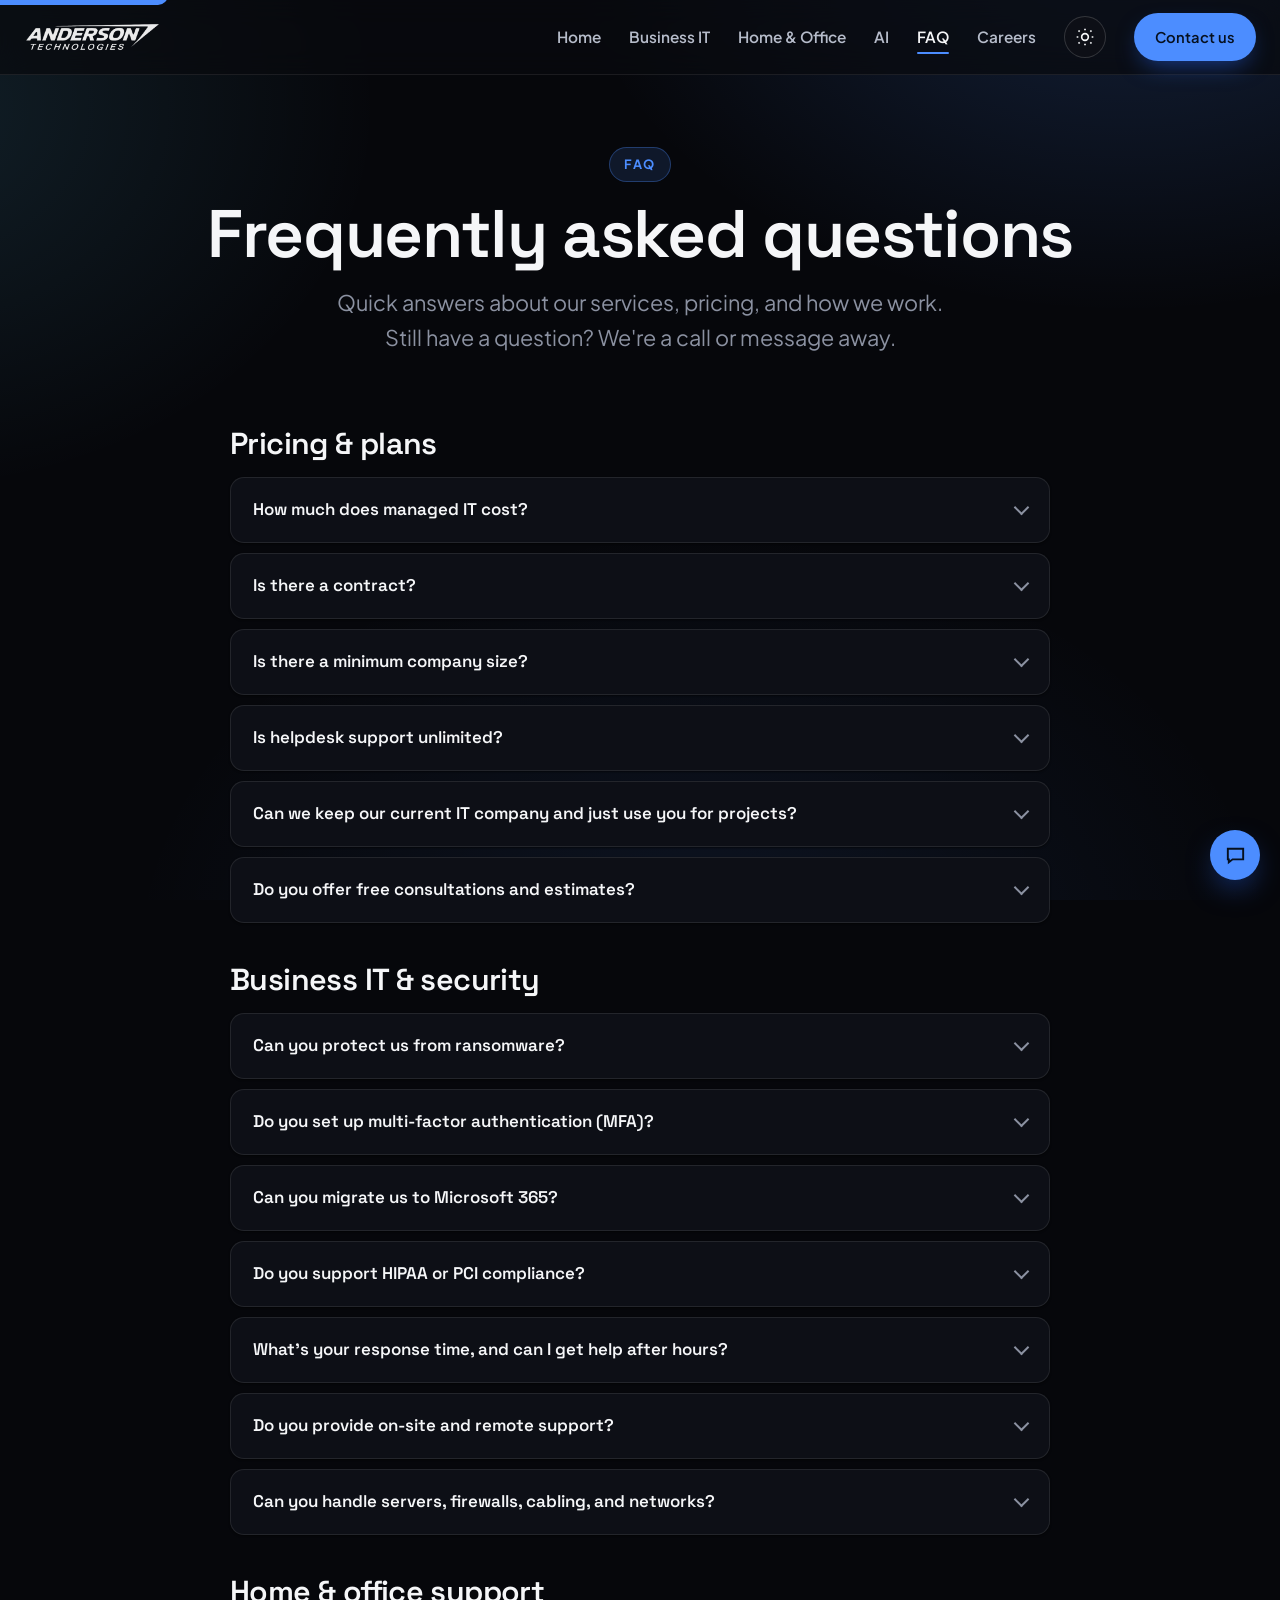
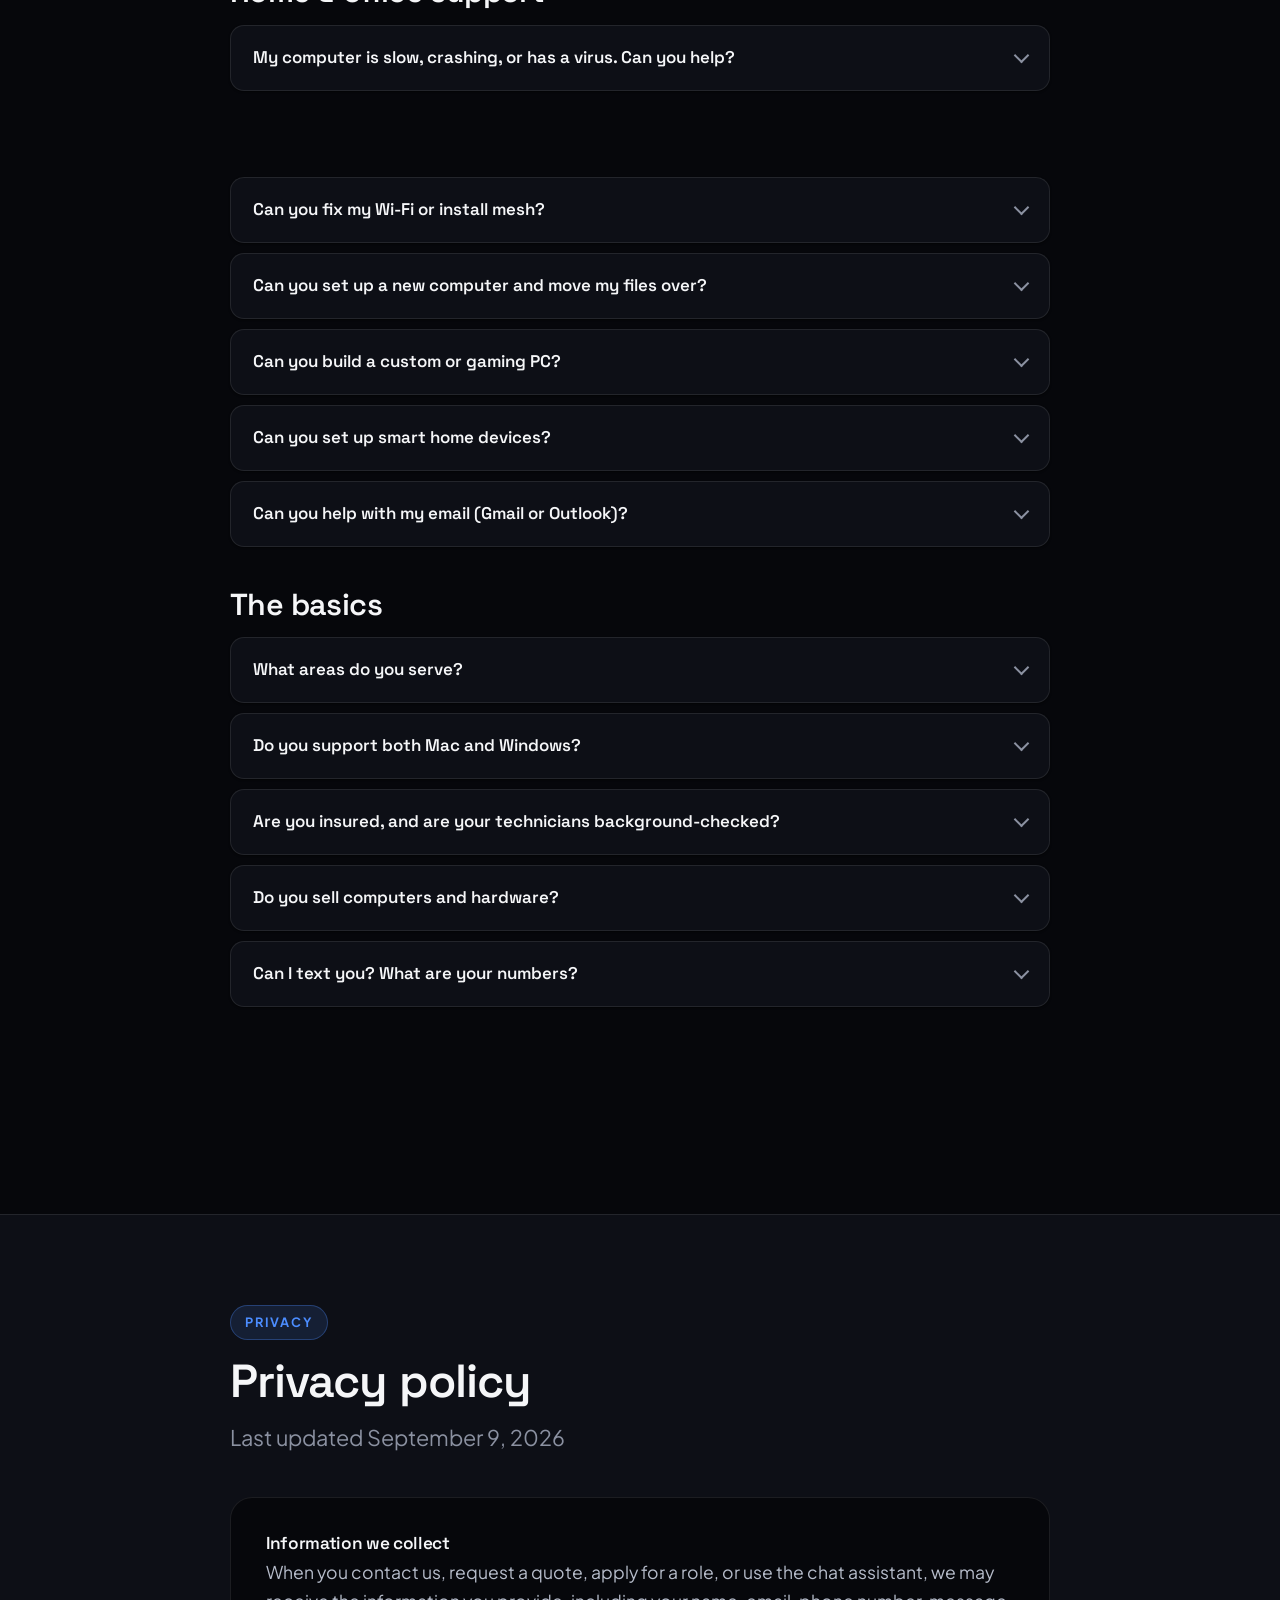
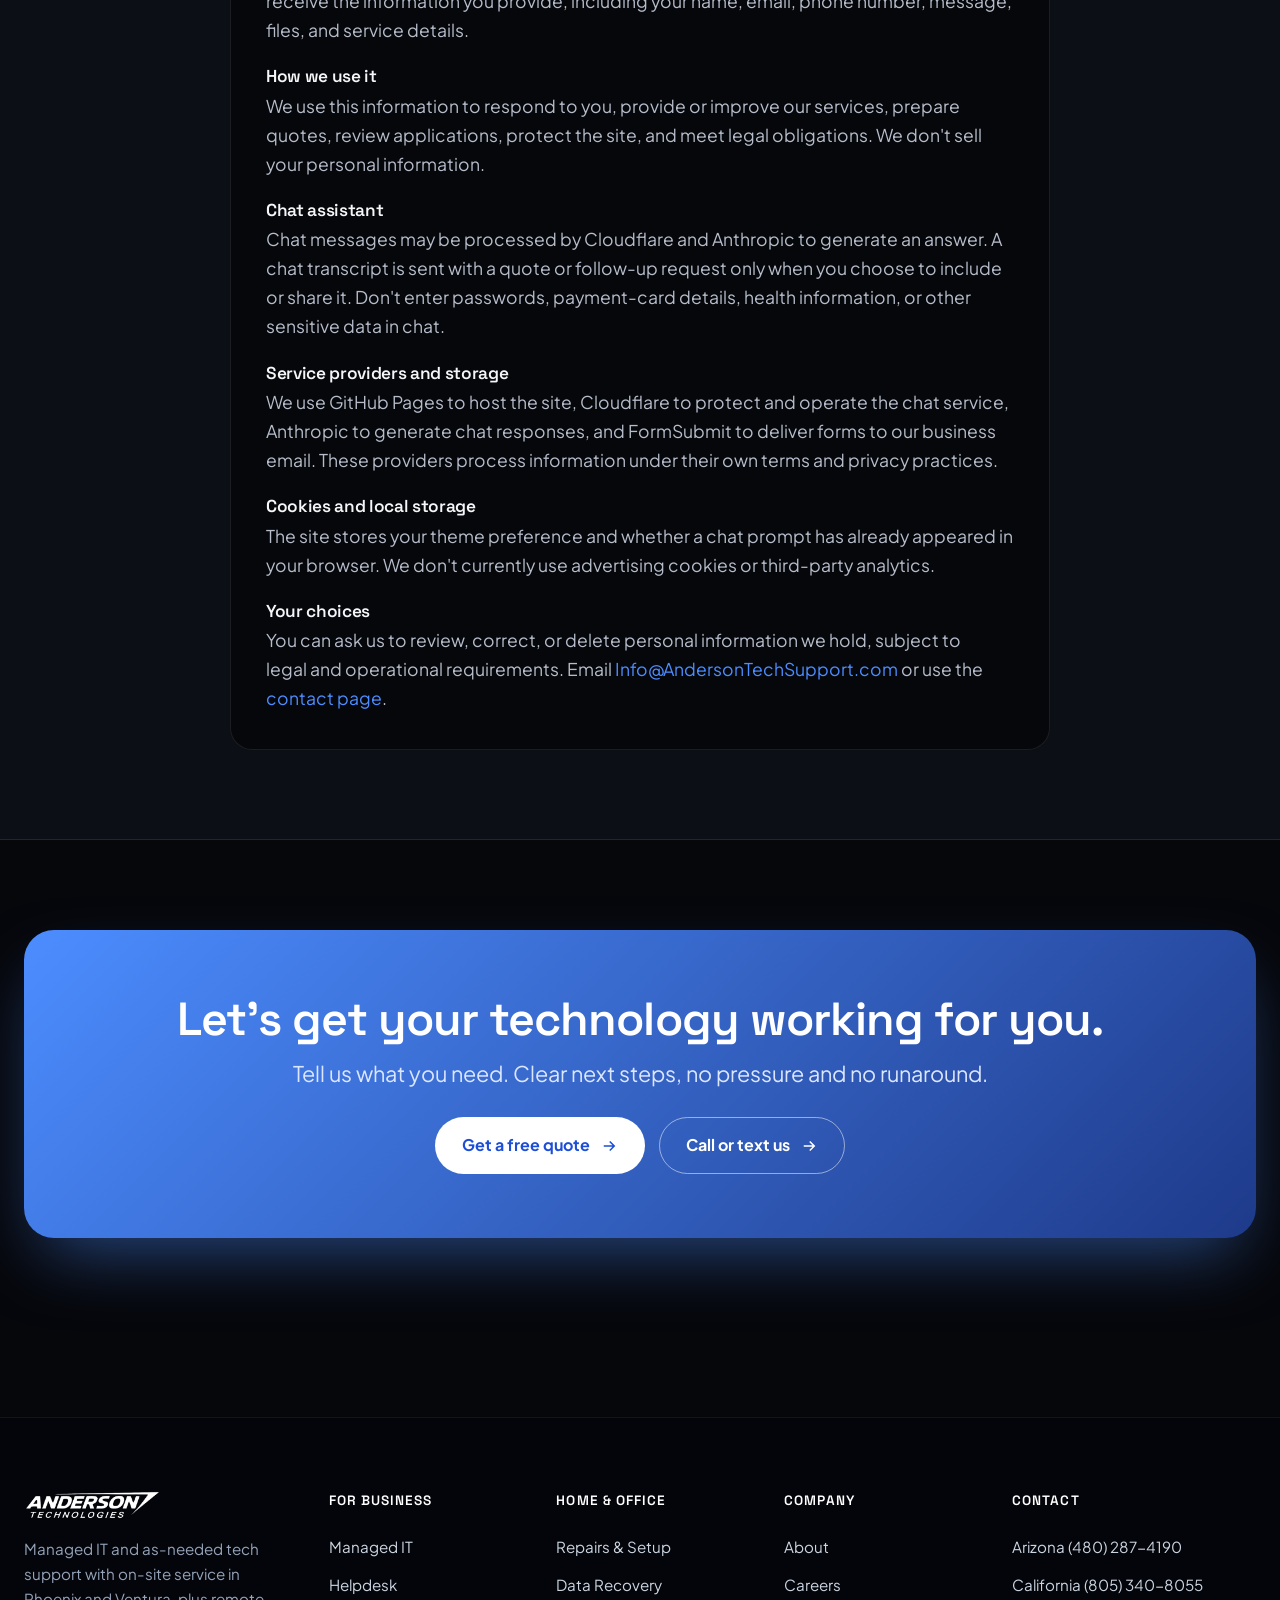
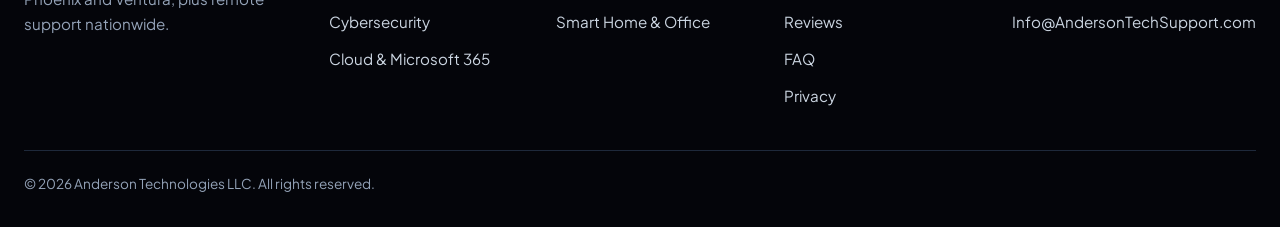
<file: faq.html>
<!DOCTYPE html>
<html lang="en">
<head>
<meta charset="UTF-8">
<meta name="viewport" content="width=device-width, initial-scale=1.0">
<title>FAQ | Anderson Technologies IT Support</title>
<meta name="description" content="Answers to common questions about Anderson Technologies managed IT, home and office tech support, pricing, security, and service areas across Arizona and California.">

<link rel="canonical" href="https://andersontechsupport.com/faq.html">
<meta property="og:type" content="website">
<meta property="og:url" content="https://andersontechsupport.com/faq.html">
<meta property="og:title" content="FAQ | Anderson Technologies IT Support">
<meta property="og:description" content="Answers to common questions about Anderson Technologies managed IT, home and office tech support, pricing, security, and service areas across Arizona and California.">
<meta property="og:image" content="https://andersontechsupport.com/assets/og-image.png">
<meta property="og:image:width" content="1200">
<meta property="og:image:height" content="630">
<meta property="og:image:alt" content="Anderson Technologies, Managed IT and computer support">
<meta property="og:site_name" content="Anderson Technologies">
<meta property="og:locale" content="en_US">
<meta name="twitter:card" content="summary_large_image">
<meta name="twitter:title" content="FAQ | Anderson Technologies IT Support">
<meta name="twitter:description" content="Answers to common questions about Anderson Technologies managed IT, home and office tech support, pricing, security, and service areas across Arizona and California.">
<meta name="twitter:image" content="https://andersontechsupport.com/assets/og-image.png">
<meta name="theme-color" content="#2563eb">
<link rel="icon" href="assets/favicon.ico?v=3"><link rel="icon" type="image/png" href="assets/favicon.png?v=3"><link rel="apple-touch-icon" href="assets/apple-touch-icon.png?v=3">
<link rel="preload" href="assets/fonts/plus-jakarta-sans.woff2" as="font" type="font/woff2" crossorigin>
<link rel="preload" href="assets/fonts/space-grotesk.woff2" as="font" type="font/woff2" crossorigin>
<link rel="stylesheet" href="styles.css?v=38">
<script>(function(){try{var t=localStorage.getItem("theme")||"dark";document.documentElement.setAttribute("data-theme",t);}catch(e){}})();</script>
<script type="application/ld+json">
{"@context":"https://schema.org","@type":"LocalBusiness","name":"Anderson Technologies","legalName":"Anderson Technologies LLC","url":"https://andersontechsupport.com","logo":"https://andersontechsupport.com/assets/favicon.png?v=3","image":"https://andersontechsupport.com/assets/og-image.png","description":"Managed IT and as-needed technology support with on-site service in Phoenix, Arizona and Ventura, California, plus remote support nationwide.","email":"info@andersontechsupport.com","telephone":"+1-480-287-4190","areaServed":[{"@type":"City","name":"Phoenix, Arizona"},{"@type":"City","name":"Ventura, California"},{"@type":"Country","name":"United States","description":"Remote support"}],"openingHoursSpecification":[{"@type":"OpeningHoursSpecification","dayOfWeek":["Monday","Tuesday","Wednesday","Thursday","Friday"],"opens":"08:00","closes":"17:00"}],"contactPoint":[{"@type":"ContactPoint","telephone":"+1-480-287-4190","contactType":"customer service","areaServed":"US-AZ"},{"@type":"ContactPoint","telephone":"+1-805-340-8055","contactType":"customer service","areaServed":"US-CA"}],"knowsAbout":["Managed IT","Cybersecurity","Microsoft 365","Computer Repair","Networking","AI Solutions"]}
</script>
</head>
<body>
<a class="skip" href="#main">Skip to content</a>
<header class="nav"><div class="wrap nav-in">
  <a href="index.html" aria-label="Anderson Technologies home"><img class="nav-logo" src="assets/logo-dark.png" alt="Anderson Technologies" width="935" height="205"></a>
  <nav class="nav-links" aria-label="Main">
    <a href="index.html">Home</a>
    <a href="business.html">Business IT</a>
    <a href="support.html">Home & Office</a>
    <a href="ai.html">AI</a>
    <a href="faq.html" class="active">FAQ</a>
    <a href="careers.html">Careers</a>
    <button class="theme-toggle" type="button" aria-label="Switch to light mode" aria-pressed="true" title="Switch to light mode"><svg class="sun" viewBox="0 0 24 24" aria-hidden="true"><circle cx="12" cy="12" r="4"/><path d="M12 2v2M12 20v2M4 12H2M22 12h-2M5.6 5.6 4.2 4.2M19.8 19.8l-1.4-1.4M18.4 5.6l1.4-1.4M4.2 19.8l1.4-1.4"/></svg><svg class="moon" viewBox="0 0 24 24" aria-hidden="true"><path d="M20 14.5A8 8 0 1 1 9.5 4a6.5 6.5 0 0 0 10.5 10.5Z"/></svg></button>
    <a href="contact.html" class="btn btn-primary">Contact us</a>
  </nav>
  <a href="contact.html" class="btn btn-primary nav-cta-m">Contact us</a>
  <button class="burger" aria-controls="mobile-menu"><span></span><span></span><span></span></button>
</div></header>
<div class="mobile-menu" id="mobile-menu">
  <a href="index.html">Home</a>
  <a href="business.html">Business IT</a>
  <a href="support.html">Home & Office Support</a>
  <a href="ai.html">AI</a>
  <a href="faq.html">FAQ</a>
  <a href="careers.html">Careers</a>
  <a href="contact.html" class="btn btn-primary">Contact us</a>
  <button class="theme-toggle" type="button" aria-label="Switch to light mode" aria-pressed="true" title="Switch to light mode"><svg class="sun" viewBox="0 0 24 24" aria-hidden="true"><circle cx="12" cy="12" r="4"/><path d="M12 2v2M12 20v2M4 12H2M22 12h-2M5.6 5.6 4.2 4.2M19.8 19.8l-1.4-1.4M18.4 5.6l1.4-1.4M4.2 19.8l1.4-1.4"/></svg><svg class="moon" viewBox="0 0 24 24" aria-hidden="true"><path d="M20 14.5A8 8 0 1 1 9.5 4a6.5 6.5 0 0 0 10.5 10.5Z"/></svg></button>
</div>
<main id="main">
 <section class="page-hero"><div class="wrap">
   <span class="eyebrow reveal">FAQ</span>
   <h1 class="reveal d1">Frequently asked questions</h1>
   <p class="reveal d2">Quick answers about our services, pricing, and how we work.<br>Still have a question? We're a call or message away.</p>
 </div></section>
 <section class="section" style="padding-top:0"><div class="wrap faq-wrap">
   <div class="faq-group reveal"><h2>Pricing & plans</h2><details class="faq-item reveal"><summary class="faq-q">How much does managed IT cost?</summary><div class="faq-a"><p>Our managed IT is priced per user, per month, and custom-quoted to your team and needs, so there's no one-size flat rate. Tell us about your setup and we'll put together a free quote.</p></div></details><details class="faq-item reveal"><summary class="faq-q">Is there a contract?</summary><div class="faq-a"><p>You can go month-to-month, or save with an annual agreement. Whatever fits how you like to work.</p></div></details><details class="faq-item reveal"><summary class="faq-q">Is there a minimum company size?</summary><div class="faq-a"><p>No minimum. We help everyone from a single person to a larger team.</p></div></details><details class="faq-item reveal"><summary class="faq-q">Is helpdesk support unlimited?</summary><div class="faq-a"><p>Yes. Our managed helpdesk is unlimited, with no per-ticket charges.</p></div></details><details class="faq-item reveal"><summary class="faq-q">Can we keep our current IT company and just use you for projects?</summary><div class="faq-a"><p>Absolutely. We do project-only and co-managed work right alongside your existing provider.</p></div></details><details class="faq-item reveal"><summary class="faq-q">Do you offer free consultations and estimates?</summary><div class="faq-a"><p>Yes. Consultations and quotes are always free.</p></div></details></div><div class="faq-group reveal"><h2>Business IT & security</h2><details class="faq-item reveal"><summary class="faq-q">Can you protect us from ransomware?</summary><div class="faq-a"><p>Yes. We layer antivirus and endpoint protection, firewalls, email filtering, multi-factor authentication, security training, and tested backups, plus incident response if something ever gets through.</p></div></details><details class="faq-item reveal"><summary class="faq-q">Do you set up multi-factor authentication (MFA)?</summary><div class="faq-a"><p>Yes, MFA is a standard part of how we secure your accounts and systems.</p></div></details><details class="faq-item reveal"><summary class="faq-q">Can you migrate us to Microsoft 365?</summary><div class="faq-a"><p>Yes, including migrations from Google Workspace. We handle email, Teams, SharePoint, and day-to-day management.</p></div></details><details class="faq-item reveal"><summary class="faq-q">Do you support HIPAA or PCI compliance?</summary><div class="faq-a"><p>Yes. We help you meet security and compliance requirements, including HIPAA, PCI, and cyber-insurance requirements.</p></div></details><details class="faq-item reveal"><summary class="faq-q">What's your response time, and can I get help after hours?</summary><div class="faq-a"><p>Managed clients have on-call support outside regular hours. For urgent help, call or text and we'll tell you the fastest available next step.</p></div></details><details class="faq-item reveal"><summary class="faq-q">Do you provide on-site and remote support?</summary><div class="faq-a"><p>Both. We can remote in for many issues, and we come on-site too, with on-site visits included on our Complete plan.</p></div></details><details class="faq-item reveal"><summary class="faq-q">Can you handle servers, firewalls, cabling, and networks?</summary><div class="faq-a"><p>Yes. Servers, firewall replacement, VLANs, structured cabling, network racks, Wi-Fi, and conference-room AV are all in our wheelhouse.</p></div></details></div><div class="faq-group reveal"><h2>Home & office support</h2><details class="faq-item reveal"><summary class="faq-q">My computer is slow, crashing, or has a virus. Can you help?</summary><div class="faq-a"><p>Yes. We do PC and Mac diagnostics, repair, tune-ups, and virus and malware removal to get things running right again.</p></div></details><details class="faq-item reveal"><summary class="faq-q">Can you recover my files or photos?</summary><div class="faq-a"><p>Yes. We handle data recovery for lost files, deleted photos, and failing or dead drives.</p></div></details><details class="faq-item reveal"><summary class="faq-q">Can you fix my Wi-Fi or install mesh?</summary><div class="faq-a"><p>Yes. We set up and improve home Wi-Fi, including mesh systems, so you get solid coverage everywhere.</p></div></details><details class="faq-item reveal"><summary class="faq-q">Can you set up a new computer and move my files over?</summary><div class="faq-a"><p>Yes. New-computer setup, file transfer, Office install, and monitor setup are all part of what we do.</p></div></details><details class="faq-item reveal"><summary class="faq-q">Can you build a custom or gaming PC?</summary><div class="faq-a"><p>Yes, we build custom and gaming PCs to fit what you need.</p></div></details><details class="faq-item reveal"><summary class="faq-q">Can you set up smart home devices?</summary><div class="faq-a"><p>Yes. Cameras, doorbells, thermostats, TVs, Alexa, and other smart devices, installed and connected.</p></div></details><details class="faq-item reveal"><summary class="faq-q">Can you help with my email (Gmail or Outlook)?</summary><div class="faq-a"><p>Yes. We help set up, transfer, and troubleshoot personal email.</p></div></details></div><div class="faq-group reveal"><h2>The basics</h2><details class="faq-item reveal"><summary class="faq-q">What areas do you serve?</summary><div class="faq-a"><p>We provide on-site service in Phoenix and Ventura, plus remote support nationwide.</p></div></details><details class="faq-item reveal"><summary class="faq-q">Do you support both Mac and Windows?</summary><div class="faq-a"><p>Yes, we work on PC, Mac, and Windows.</p></div></details><details class="faq-item reveal"><summary class="faq-q">Are you insured, and are your technicians background-checked?</summary><div class="faq-a"><p>Yes to both. We're insured and our technicians are background-checked.</p></div></details><details class="faq-item reveal"><summary class="faq-q">Do you sell computers and hardware?</summary><div class="faq-a"><p>Yes. We sell and supply computers and hardware, and we'll recommend the right gear for the job.</p></div></details><details class="faq-item reveal"><summary class="faq-q">Can I text you? What are your numbers?</summary><div class="faq-a"><p>Yes. Arizona is (480) 287-4190 and California is (805) 340-8055. Both numbers accept calls and texts.</p></div></details><details class="faq-item reveal"><summary class="faq-q">How do I schedule or get a quote?</summary><div class="faq-a"><p>Call or text us, or fill out the contact form, and we'll get you set up with a free quote.</p></div></details></div>
 </div></section>
 <section class="section privacy" id="privacy"><div class="wrap faq-wrap">
   <div class="sec-head reveal"><span class="eyebrow">Privacy</span><h2>Privacy policy</h2><p>Last updated September 9, 2026</p></div>
   <div class="privacy-copy reveal">
     <h3>Information we collect</h3>
     <p>When you contact us, request a quote, apply for a role, or use the chat assistant, we may receive the information you provide, including your name, email, phone number, message, files, and service details.</p>
     <h3>How we use it</h3>
     <p>We use this information to respond to you, provide or improve our services, prepare quotes, review applications, protect the site, and meet legal obligations. We don't sell your personal information.</p>
     <h3>Chat assistant</h3>
     <p>Chat messages may be processed by Cloudflare and Anthropic to generate an answer. A chat transcript is sent with a quote or follow-up request only when you choose to include or share it. Don't enter passwords, payment-card details, health information, or other sensitive data in chat.</p>
     <h3>Service providers and storage</h3>
     <p>We use GitHub Pages to host the site, Cloudflare to protect and operate the chat service, Anthropic to generate chat responses, and FormSubmit to deliver forms to our business email. These providers process information under their own terms and privacy practices.</p>
     <h3>Cookies and local storage</h3>
     <p>The site stores your theme preference and whether a chat prompt has already appeared in your browser. We don't currently use advertising cookies or third-party analytics.</p>
     <h3>Your choices</h3>
     <p>You can ask us to review, correct, or delete personal information we hold, subject to legal and operational requirements. Email <a href="mailto:Info@AndersonTechSupport.com">Info@AndersonTechSupport.com</a> or use the <a href="contact.html">contact page</a>.</p>
   </div>
 </section>
 <section class="section"><div class="wrap"><div class="cta reveal">
  <h2>Let's get your technology working for you.</h2><p>Tell us what you need. Clear next steps, no pressure and no runaround.</p>
  <div class="hero-cta">
    <a href="contact.html" class="btn btn-white">Get a free quote <svg viewBox="0 0 24 24" aria-hidden="true"><path d="M5 12h14M13 6l6 6-6 6"/></svg></a>
    <a href="contact.html#form" class="btn btn-ghost" style="background:transparent;color:#fff;border-color:rgba(255,255,255,.5)">Call or text us <svg viewBox="0 0 24 24" aria-hidden="true"><path d="M5 12h14M13 6l6 6-6 6"/></svg></a>
  </div></div></div></section>
 </main>
 <script type="application/ld+json">{"@context": "https://schema.org", "@type": "FAQPage", "mainEntity": [{"@type": "Question", "name": "How much does managed IT cost?", "acceptedAnswer": {"@type": "Answer", "text": "Our managed IT is priced per user, per month, and custom-quoted to your team and needs, so there's no one-size flat rate. Tell us about your setup and we'll put together a free quote."}}, {"@type": "Question", "name": "Is there a contract?", "acceptedAnswer": {"@type": "Answer", "text": "You can go month-to-month, or save with an annual agreement. Whatever fits how you like to work."}}, {"@type": "Question", "name": "Is there a minimum company size?", "acceptedAnswer": {"@type": "Answer", "text": "No minimum. We help everyone from a single person to a larger team."}}, {"@type": "Question", "name": "Is helpdesk support unlimited?", "acceptedAnswer": {"@type": "Answer", "text": "Yes. Our managed helpdesk is unlimited, with no per-ticket charges."}}, {"@type": "Question", "name": "Can we keep our current IT company and just use you for projects?", "acceptedAnswer": {"@type": "Answer", "text": "Absolutely. We do project-only and co-managed work right alongside your existing provider."}}, {"@type": "Question", "name": "Do you offer free consultations and estimates?", "acceptedAnswer": {"@type": "Answer", "text": "Yes. Consultations and quotes are always free."}}, {"@type": "Question", "name": "Can you protect us from ransomware?", "acceptedAnswer": {"@type": "Answer", "text": "Yes. We layer antivirus and endpoint protection, firewalls, email filtering, multi-factor authentication, security training, and tested backups, plus incident response if something ever gets through."}}, {"@type": "Question", "name": "Do you set up multi-factor authentication (MFA)?", "acceptedAnswer": {"@type": "Answer", "text": "Yes, MFA is a standard part of how we secure your accounts and systems."}}, {"@type": "Question", "name": "Can you migrate us to Microsoft 365?", "acceptedAnswer": {"@type": "Answer", "text": "Yes, including migrations from Google Workspace. We handle email, Teams, SharePoint, and day-to-day management."}}, {"@type": "Question", "name": "Do you support HIPAA or PCI compliance?", "acceptedAnswer": {"@type": "Answer", "text": "Yes. We help you meet security and compliance requirements, including HIPAA, PCI, and cyber-insurance requirements."}}, {"@type": "Question", "name": "What's your response time, and can I get help after hours?", "acceptedAnswer": {"@type": "Answer", "text": "Managed clients have on-call support outside regular hours. For urgent help, call or text and we'll tell you the fastest available next step."}}, {"@type": "Question", "name": "Do you provide on-site and remote support?", "acceptedAnswer": {"@type": "Answer", "text": "Both. We can remote in for many issues, and we come on-site too, with on-site visits included on our Complete plan."}}, {"@type": "Question", "name": "Can you handle servers, firewalls, cabling, and networks?", "acceptedAnswer": {"@type": "Answer", "text": "Yes. Servers, firewall replacement, VLANs, structured cabling, network racks, Wi-Fi, and conference-room AV are all in our wheelhouse."}}, {"@type": "Question", "name": "My computer is slow, crashing, or has a virus. Can you help?", "acceptedAnswer": {"@type": "Answer", "text": "Yes. We do PC and Mac diagnostics, repair, tune-ups, and virus and malware removal to get things running right again."}}, {"@type": "Question", "name": "Can you recover my files or photos?", "acceptedAnswer": {"@type": "Answer", "text": "Yes. We handle data recovery for lost files, deleted photos, and failing or dead drives."}}, {"@type": "Question", "name": "Can you fix my Wi-Fi or install mesh?", "acceptedAnswer": {"@type": "Answer", "text": "Yes. We set up and improve home Wi-Fi, including mesh systems, so you get solid coverage everywhere."}}, {"@type": "Question", "name": "Can you set up a new computer and move my files over?", "acceptedAnswer": {"@type": "Answer", "text": "Yes. New-computer setup, file transfer, Office install, and monitor setup are all part of what we do."}}, {"@type": "Question", "name": "Can you build a custom or gaming PC?", "acceptedAnswer": {"@type": "Answer", "text": "Yes, we build custom and gaming PCs to fit what you need."}}, {"@type": "Question", "name": "Can you set up smart home devices?", "acceptedAnswer": {"@type": "Answer", "text": "Yes. Cameras, doorbells, thermostats, TVs, Alexa, and other smart devices, installed and connected."}}, {"@type": "Question", "name": "Can you help with my email (Gmail or Outlook)?", "acceptedAnswer": {"@type": "Answer", "text": "Yes. We help set up, transfer, and troubleshoot personal email."}}, {"@type": "Question", "name": "What areas do you serve?", "acceptedAnswer": {"@type": "Answer", "text": "We provide on-site service in Phoenix and Ventura, plus remote support nationwide."}}, {"@type": "Question", "name": "Do you support both Mac and Windows?", "acceptedAnswer": {"@type": "Answer", "text": "Yes, we work on PC, Mac, and Windows."}}, {"@type": "Question", "name": "Are you insured, and are your technicians background-checked?", "acceptedAnswer": {"@type": "Answer", "text": "Yes to both. We're insured and our technicians are background-checked."}}, {"@type": "Question", "name": "Do you sell computers and hardware?", "acceptedAnswer": {"@type": "Answer", "text": "Yes. We sell and supply computers and hardware, and we'll recommend the right gear for the job."}}, {"@type": "Question", "name": "Can I text you? What are your numbers?", "acceptedAnswer": {"@type": "Answer", "text": "Yes. Arizona is (480) 287-4190 and California is (805) 340-8055. Both numbers accept calls and texts."}}, {"@type": "Question", "name": "How do I schedule or get a quote?", "acceptedAnswer": {"@type": "Answer", "text": "Call or text us, or fill out the contact form, and we'll get you set up with a free quote."}}]}</script><footer><div class="wrap">
  <div class="foot-grid">
    <div class="foot-brand">
      <img src="assets/logo-dark.png" alt="Anderson Technologies" style="filter:brightness(0) invert(1)">
      <p>Managed IT and as-needed tech support with on-site service in Phoenix and Ventura, plus remote support nationwide.</p>
    </div>
    <div class="foot-col"><p class="foot-title">For Business</p>
      <a href="business.html">Managed IT</a><a href="business.html#helpdesk">Helpdesk</a>
      <a href="business.html#security">Cybersecurity</a><a href="business.html#cloud">Cloud & Microsoft 365</a>
    </div>
    <div class="foot-col"><p class="foot-title">Home &amp; Office</p>
      <a href="support.html">Repairs & Setup</a><a href="support.html#recovery">Data Recovery</a>
      <a href="support.html#smart">Smart Home & Office</a>
    </div>
    <div class="foot-col"><p class="foot-title">Company</p>
      <a href="contact.html#team">About</a><a href="careers.html">Careers</a>
      <a href="reviews.html">Reviews</a><a href="faq.html">FAQ</a><a href="faq.html#privacy">Privacy</a>
    </div>
    <div class="foot-col"><p class="foot-title">Contact</p>
      <a href="tel:+14802874190">Arizona (480) 287-4190</a>
      <a href="tel:+18053408055">California (805) 340-8055</a>
      <a href="mailto:Info@AndersonTechSupport.com">Info@AndersonTechSupport.com</a>
    </div>
  </div>
  <div class="legal"><span>© 2026 Anderson Technologies LLC. All rights reserved.</span></div>
</div></footer>
<div class="cw" id="cw" aria-hidden="true">
  <button class="cw-bubble" id="cw-bubble" type="button" aria-label="Open the Anderson Technologies assistant" aria-expanded="false" aria-controls="cw-panel">
    <svg class="cw-i cw-i-chat" viewBox="0 0 24 24" aria-hidden="true"><path d="M4 5h16v11H9l-4 3v-3H4V5Z"/><path d="M8 10h.01M12 10h.01M16 10h.01"/></svg>
    <svg class="cw-i cw-i-x" viewBox="0 0 24 24" aria-hidden="true"><path d="M6 6l12 12M18 6L6 18"/></svg>
  </button>
  <div class="cw-panel" id="cw-panel" role="dialog" aria-modal="false" aria-labelledby="cw-title" hidden>
    <div class="cw-head">
      <span class="cw-dot" aria-hidden="true"></span>
      <div class="cw-head-t"><strong id="cw-title">Anderson Technologies</strong><span class="cw-sub">Ask about IT, home &amp; office, or AI</span></div>
      <button class="cw-x-btn" id="cw-close" type="button" aria-label="Close chat"><svg viewBox="0 0 24 24" aria-hidden="true"><path d="M6 6l12 12M18 6L6 18"/></svg></button>
    </div>
    <div class="cw-log" id="cw-log" role="log" aria-live="polite" aria-label="Chat messages"></div>
    <form class="cw-form" id="cw-form" autocomplete="off">
      <label for="cw-input" class="sr-only">Type your message</label>
      <input id="cw-input" class="cw-input" type="text" placeholder="Type your message..." maxlength="1500" autocomplete="off">
      <button class="cw-send" id="cw-send" type="submit" aria-label="Send message"><svg viewBox="0 0 24 24" aria-hidden="true"><path d="M5 12h14M13 6l6 6-6 6"/></svg></button>
    </form>
    <p class="cw-note">AI assistant, so double-check anything important. Don't share passwords or card numbers. <a href="faq.html#privacy">Privacy</a></p>
  </div>
</div>
<script src="app.js?v=5"></script>
<script src="chat.js?v=9"></script>
</body></html>
</file>
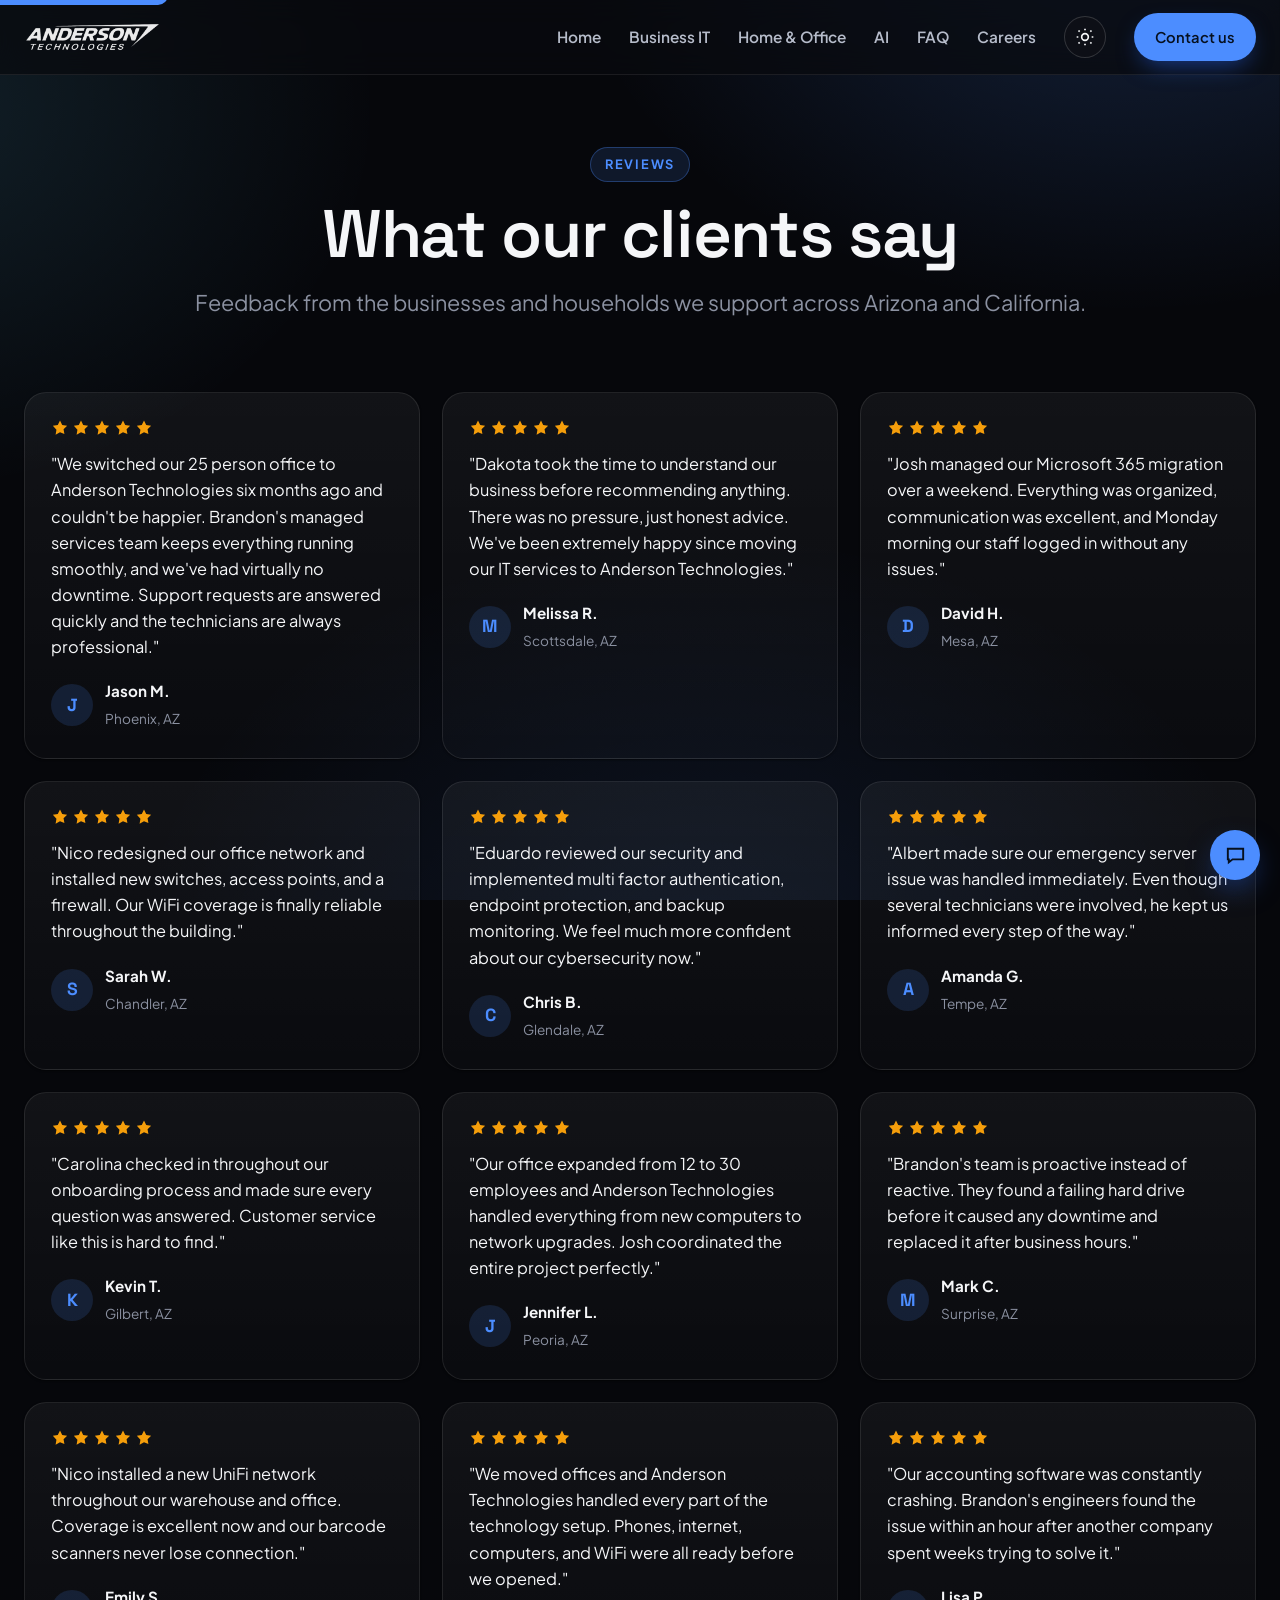
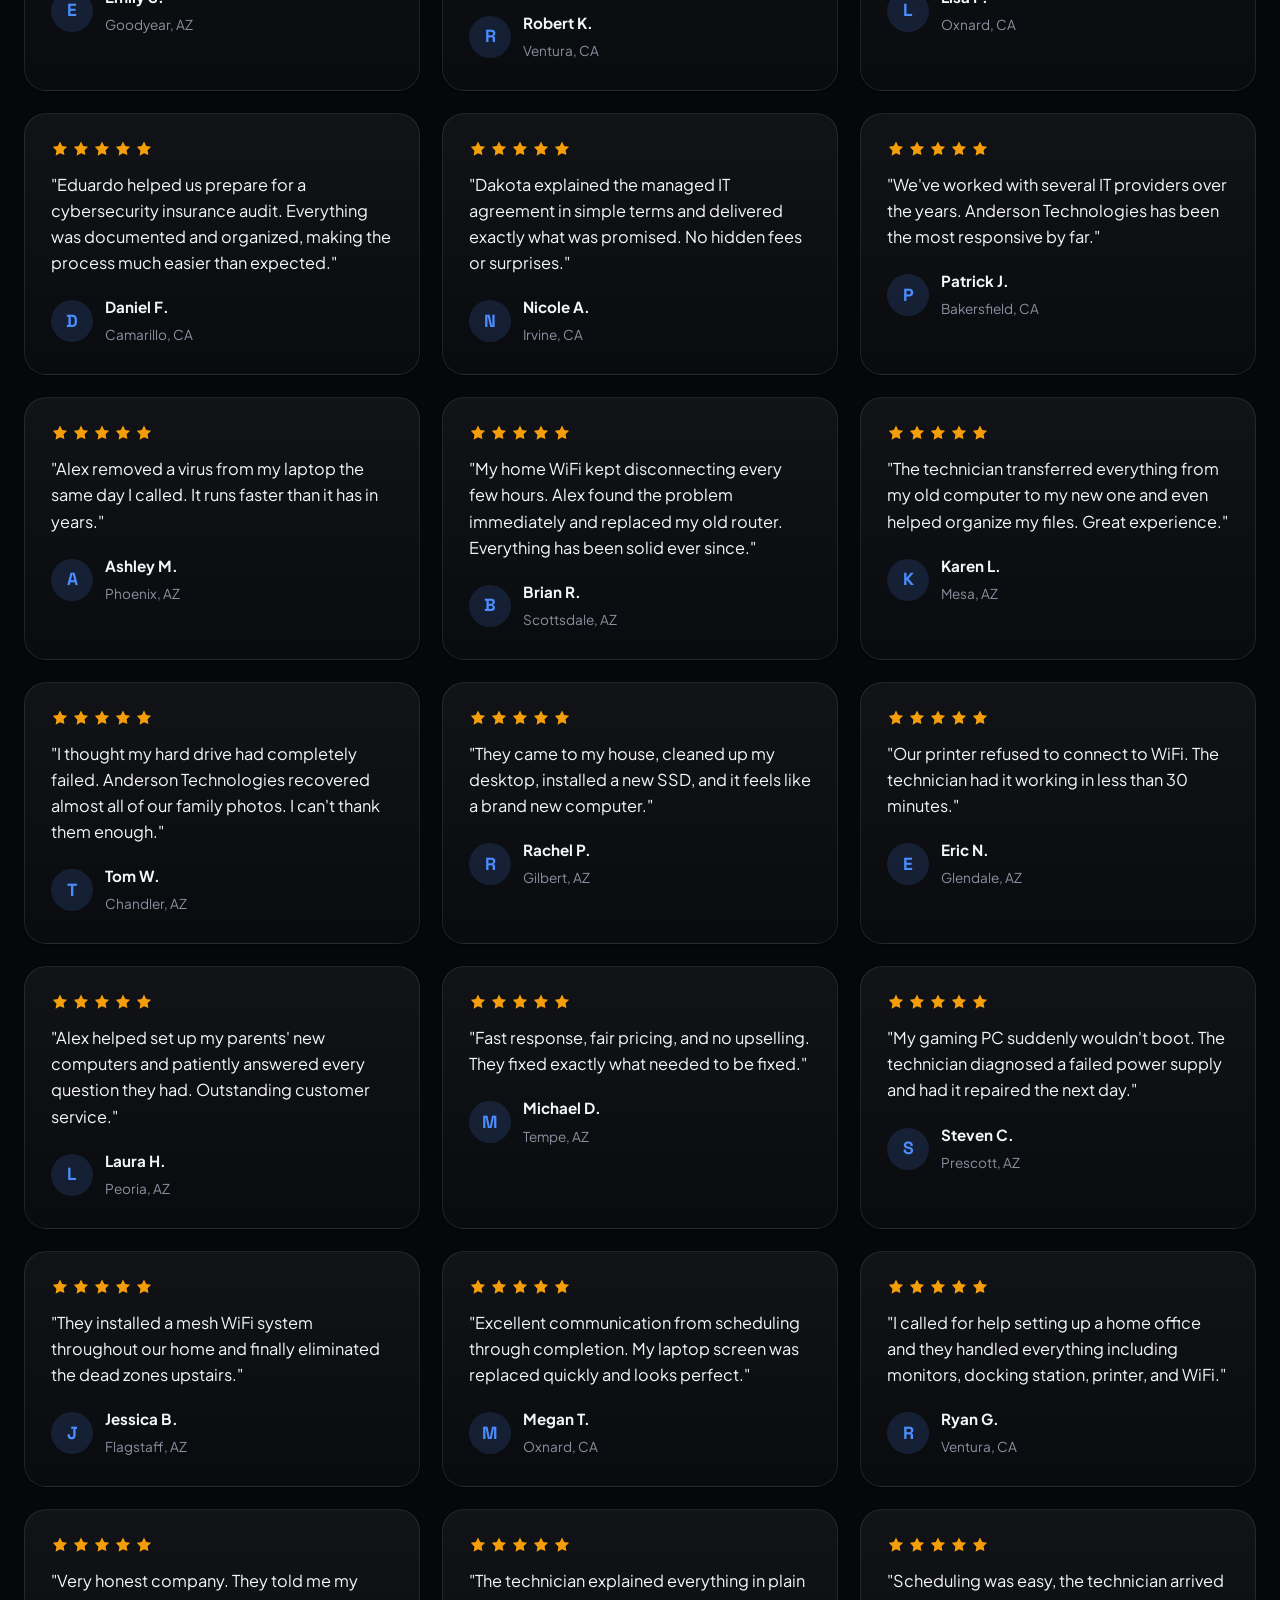
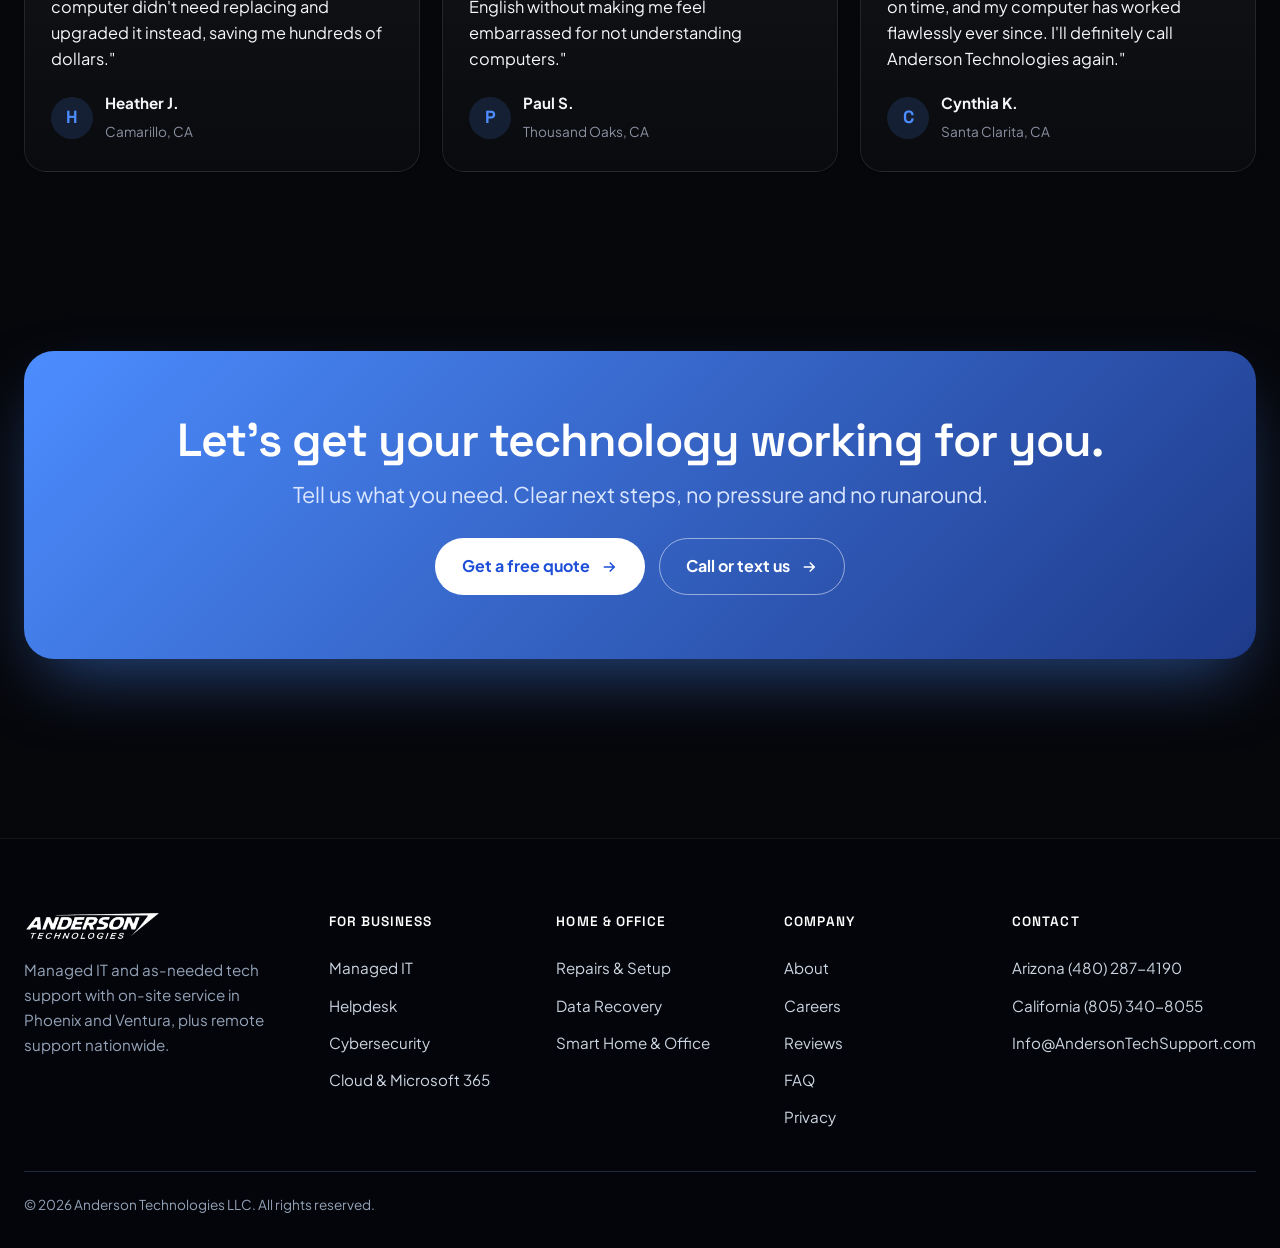
<file: reviews.html>
<!DOCTYPE html>
<html lang="en">
<head>
<meta charset="UTF-8">
<meta name="viewport" content="width=device-width, initial-scale=1.0">
<title>Reviews | Anderson Technologies IT Support</title>
<meta name="description" content="Reviews from Anderson Technologies managed IT and tech-support customers across Arizona and California.">

<link rel="canonical" href="https://andersontechsupport.com/reviews.html">
<meta property="og:type" content="website">
<meta property="og:url" content="https://andersontechsupport.com/reviews.html">
<meta property="og:title" content="Reviews | Anderson Technologies IT Support">
<meta property="og:description" content="Reviews from Anderson Technologies managed IT and tech-support customers across Arizona and California.">
<meta property="og:image" content="https://andersontechsupport.com/assets/og-image.png">
<meta property="og:image:width" content="1200">
<meta property="og:image:height" content="630">
<meta property="og:image:alt" content="Anderson Technologies, Managed IT and computer support">
<meta property="og:site_name" content="Anderson Technologies">
<meta property="og:locale" content="en_US">
<meta name="twitter:card" content="summary_large_image">
<meta name="twitter:title" content="Reviews | Anderson Technologies IT Support">
<meta name="twitter:description" content="Reviews from Anderson Technologies managed IT and tech-support customers across Arizona and California.">
<meta name="twitter:image" content="https://andersontechsupport.com/assets/og-image.png">
<meta name="theme-color" content="#2563eb">
<link rel="icon" href="assets/favicon.ico?v=3"><link rel="icon" type="image/png" href="assets/favicon.png?v=3"><link rel="apple-touch-icon" href="assets/apple-touch-icon.png?v=3">
<link rel="preload" href="assets/fonts/plus-jakarta-sans.woff2" as="font" type="font/woff2" crossorigin>
<link rel="preload" href="assets/fonts/space-grotesk.woff2" as="font" type="font/woff2" crossorigin>
<link rel="stylesheet" href="styles.css?v=38">
<script>(function(){try{var t=localStorage.getItem("theme")||"dark";document.documentElement.setAttribute("data-theme",t);}catch(e){}})();</script>
<script type="application/ld+json">
{"@context":"https://schema.org","@type":"LocalBusiness","name":"Anderson Technologies","legalName":"Anderson Technologies LLC","url":"https://andersontechsupport.com","logo":"https://andersontechsupport.com/assets/favicon.png?v=3","image":"https://andersontechsupport.com/assets/og-image.png","description":"Managed IT and as-needed technology support with on-site service in Phoenix, Arizona and Ventura, California, plus remote support nationwide.","email":"info@andersontechsupport.com","telephone":"+1-480-287-4190","areaServed":[{"@type":"City","name":"Phoenix, Arizona"},{"@type":"City","name":"Ventura, California"},{"@type":"Country","name":"United States","description":"Remote support"}],"openingHoursSpecification":[{"@type":"OpeningHoursSpecification","dayOfWeek":["Monday","Tuesday","Wednesday","Thursday","Friday"],"opens":"08:00","closes":"17:00"}],"contactPoint":[{"@type":"ContactPoint","telephone":"+1-480-287-4190","contactType":"customer service","areaServed":"US-AZ"},{"@type":"ContactPoint","telephone":"+1-805-340-8055","contactType":"customer service","areaServed":"US-CA"}],"knowsAbout":["Managed IT","Cybersecurity","Microsoft 365","Computer Repair","Networking","AI Solutions"]}
</script>
</head>
<body>
<a class="skip" href="#main">Skip to content</a>
<header class="nav"><div class="wrap nav-in">
  <a href="index.html" aria-label="Anderson Technologies home"><img class="nav-logo" src="assets/logo-dark.png" alt="Anderson Technologies" width="935" height="205"></a>
  <nav class="nav-links" aria-label="Main">
    <a href="index.html">Home</a>
    <a href="business.html">Business IT</a>
    <a href="support.html">Home & Office</a>
    <a href="ai.html">AI</a>
    <a href="faq.html">FAQ</a>
    <a href="careers.html">Careers</a>
    <button class="theme-toggle" type="button" aria-label="Switch to light mode" aria-pressed="true" title="Switch to light mode"><svg class="sun" viewBox="0 0 24 24" aria-hidden="true"><circle cx="12" cy="12" r="4"/><path d="M12 2v2M12 20v2M4 12H2M22 12h-2M5.6 5.6 4.2 4.2M19.8 19.8l-1.4-1.4M18.4 5.6l1.4-1.4M4.2 19.8l1.4-1.4"/></svg><svg class="moon" viewBox="0 0 24 24" aria-hidden="true"><path d="M20 14.5A8 8 0 1 1 9.5 4a6.5 6.5 0 0 0 10.5 10.5Z"/></svg></button>
    <a href="contact.html" class="btn btn-primary">Contact us</a>
  </nav>
  <a href="contact.html" class="btn btn-primary nav-cta-m">Contact us</a>
  <button class="burger" aria-controls="mobile-menu"><span></span><span></span><span></span></button>
</div></header>
<div class="mobile-menu" id="mobile-menu">
  <a href="index.html">Home</a>
  <a href="business.html">Business IT</a>
  <a href="support.html">Home & Office Support</a>
  <a href="ai.html">AI</a>
  <a href="faq.html">FAQ</a>
  <a href="careers.html">Careers</a>
  <a href="contact.html" class="btn btn-primary">Contact us</a>
  <button class="theme-toggle" type="button" aria-label="Switch to light mode" aria-pressed="true" title="Switch to light mode"><svg class="sun" viewBox="0 0 24 24" aria-hidden="true"><circle cx="12" cy="12" r="4"/><path d="M12 2v2M12 20v2M4 12H2M22 12h-2M5.6 5.6 4.2 4.2M19.8 19.8l-1.4-1.4M18.4 5.6l1.4-1.4M4.2 19.8l1.4-1.4"/></svg><svg class="moon" viewBox="0 0 24 24" aria-hidden="true"><path d="M20 14.5A8 8 0 1 1 9.5 4a6.5 6.5 0 0 0 10.5 10.5Z"/></svg></button>
</div>
<main id="main">
 <section class="page-hero"><div class="wrap">
   <span class="eyebrow reveal">Reviews</span>
   <h1 class="reveal d1">What our clients say</h1>
   <p class="reveal d2">Feedback from the businesses and households we support across Arizona and California.</p>
 </div></section>
 <section class="section" style="padding-top:0"><div class="wrap">
   <div class="reviews"><div class="review reveal"><div class="stars"><svg viewBox="0 0 24 24" aria-hidden="true"><path d="M12 2l2.94 5.96 6.58.96-4.76 4.64 1.12 6.55L12 17.77 6.12 20.87l1.12-6.55L2.48 8.92l6.58-.96z"/></svg><svg viewBox="0 0 24 24" aria-hidden="true"><path d="M12 2l2.94 5.96 6.58.96-4.76 4.64 1.12 6.55L12 17.77 6.12 20.87l1.12-6.55L2.48 8.92l6.58-.96z"/></svg><svg viewBox="0 0 24 24" aria-hidden="true"><path d="M12 2l2.94 5.96 6.58.96-4.76 4.64 1.12 6.55L12 17.77 6.12 20.87l1.12-6.55L2.48 8.92l6.58-.96z"/></svg><svg viewBox="0 0 24 24" aria-hidden="true"><path d="M12 2l2.94 5.96 6.58.96-4.76 4.64 1.12 6.55L12 17.77 6.12 20.87l1.12-6.55L2.48 8.92l6.58-.96z"/></svg><svg viewBox="0 0 24 24" aria-hidden="true"><path d="M12 2l2.94 5.96 6.58.96-4.76 4.64 1.12 6.55L12 17.77 6.12 20.87l1.12-6.55L2.48 8.92l6.58-.96z"/></svg></div>
        <blockquote>"We switched our 25 person office to Anderson Technologies six months ago and couldn't be happier. Brandon's managed services team keeps everything running smoothly, and we've had virtually no downtime. Support requests are answered quickly and the technicians are always professional."</blockquote>
        <div class="who"><div class="av">J</div><div><b>Jason M.</b><span>Phoenix, AZ</span></div></div></div><div class="review reveal"><div class="stars"><svg viewBox="0 0 24 24" aria-hidden="true"><path d="M12 2l2.94 5.96 6.58.96-4.76 4.64 1.12 6.55L12 17.77 6.12 20.87l1.12-6.55L2.48 8.92l6.58-.96z"/></svg><svg viewBox="0 0 24 24" aria-hidden="true"><path d="M12 2l2.94 5.96 6.58.96-4.76 4.64 1.12 6.55L12 17.77 6.12 20.87l1.12-6.55L2.48 8.92l6.58-.96z"/></svg><svg viewBox="0 0 24 24" aria-hidden="true"><path d="M12 2l2.94 5.96 6.58.96-4.76 4.64 1.12 6.55L12 17.77 6.12 20.87l1.12-6.55L2.48 8.92l6.58-.96z"/></svg><svg viewBox="0 0 24 24" aria-hidden="true"><path d="M12 2l2.94 5.96 6.58.96-4.76 4.64 1.12 6.55L12 17.77 6.12 20.87l1.12-6.55L2.48 8.92l6.58-.96z"/></svg><svg viewBox="0 0 24 24" aria-hidden="true"><path d="M12 2l2.94 5.96 6.58.96-4.76 4.64 1.12 6.55L12 17.77 6.12 20.87l1.12-6.55L2.48 8.92l6.58-.96z"/></svg></div>
        <blockquote>"Dakota took the time to understand our business before recommending anything. There was no pressure, just honest advice. We've been extremely happy since moving our IT services to Anderson Technologies."</blockquote>
        <div class="who"><div class="av">M</div><div><b>Melissa R.</b><span>Scottsdale, AZ</span></div></div></div><div class="review reveal"><div class="stars"><svg viewBox="0 0 24 24" aria-hidden="true"><path d="M12 2l2.94 5.96 6.58.96-4.76 4.64 1.12 6.55L12 17.77 6.12 20.87l1.12-6.55L2.48 8.92l6.58-.96z"/></svg><svg viewBox="0 0 24 24" aria-hidden="true"><path d="M12 2l2.94 5.96 6.58.96-4.76 4.64 1.12 6.55L12 17.77 6.12 20.87l1.12-6.55L2.48 8.92l6.58-.96z"/></svg><svg viewBox="0 0 24 24" aria-hidden="true"><path d="M12 2l2.94 5.96 6.58.96-4.76 4.64 1.12 6.55L12 17.77 6.12 20.87l1.12-6.55L2.48 8.92l6.58-.96z"/></svg><svg viewBox="0 0 24 24" aria-hidden="true"><path d="M12 2l2.94 5.96 6.58.96-4.76 4.64 1.12 6.55L12 17.77 6.12 20.87l1.12-6.55L2.48 8.92l6.58-.96z"/></svg><svg viewBox="0 0 24 24" aria-hidden="true"><path d="M12 2l2.94 5.96 6.58.96-4.76 4.64 1.12 6.55L12 17.77 6.12 20.87l1.12-6.55L2.48 8.92l6.58-.96z"/></svg></div>
        <blockquote>"Josh managed our Microsoft 365 migration over a weekend. Everything was organized, communication was excellent, and Monday morning our staff logged in without any issues."</blockquote>
        <div class="who"><div class="av">D</div><div><b>David H.</b><span>Mesa, AZ</span></div></div></div><div class="review reveal"><div class="stars"><svg viewBox="0 0 24 24" aria-hidden="true"><path d="M12 2l2.94 5.96 6.58.96-4.76 4.64 1.12 6.55L12 17.77 6.12 20.87l1.12-6.55L2.48 8.92l6.58-.96z"/></svg><svg viewBox="0 0 24 24" aria-hidden="true"><path d="M12 2l2.94 5.96 6.58.96-4.76 4.64 1.12 6.55L12 17.77 6.12 20.87l1.12-6.55L2.48 8.92l6.58-.96z"/></svg><svg viewBox="0 0 24 24" aria-hidden="true"><path d="M12 2l2.94 5.96 6.58.96-4.76 4.64 1.12 6.55L12 17.77 6.12 20.87l1.12-6.55L2.48 8.92l6.58-.96z"/></svg><svg viewBox="0 0 24 24" aria-hidden="true"><path d="M12 2l2.94 5.96 6.58.96-4.76 4.64 1.12 6.55L12 17.77 6.12 20.87l1.12-6.55L2.48 8.92l6.58-.96z"/></svg><svg viewBox="0 0 24 24" aria-hidden="true"><path d="M12 2l2.94 5.96 6.58.96-4.76 4.64 1.12 6.55L12 17.77 6.12 20.87l1.12-6.55L2.48 8.92l6.58-.96z"/></svg></div>
        <blockquote>"Nico redesigned our office network and installed new switches, access points, and a firewall. Our WiFi coverage is finally reliable throughout the building."</blockquote>
        <div class="who"><div class="av">S</div><div><b>Sarah W.</b><span>Chandler, AZ</span></div></div></div><div class="review reveal"><div class="stars"><svg viewBox="0 0 24 24" aria-hidden="true"><path d="M12 2l2.94 5.96 6.58.96-4.76 4.64 1.12 6.55L12 17.77 6.12 20.87l1.12-6.55L2.48 8.92l6.58-.96z"/></svg><svg viewBox="0 0 24 24" aria-hidden="true"><path d="M12 2l2.94 5.96 6.58.96-4.76 4.64 1.12 6.55L12 17.77 6.12 20.87l1.12-6.55L2.48 8.92l6.58-.96z"/></svg><svg viewBox="0 0 24 24" aria-hidden="true"><path d="M12 2l2.94 5.96 6.58.96-4.76 4.64 1.12 6.55L12 17.77 6.12 20.87l1.12-6.55L2.48 8.92l6.58-.96z"/></svg><svg viewBox="0 0 24 24" aria-hidden="true"><path d="M12 2l2.94 5.96 6.58.96-4.76 4.64 1.12 6.55L12 17.77 6.12 20.87l1.12-6.55L2.48 8.92l6.58-.96z"/></svg><svg viewBox="0 0 24 24" aria-hidden="true"><path d="M12 2l2.94 5.96 6.58.96-4.76 4.64 1.12 6.55L12 17.77 6.12 20.87l1.12-6.55L2.48 8.92l6.58-.96z"/></svg></div>
        <blockquote>"Eduardo reviewed our security and implemented multi factor authentication, endpoint protection, and backup monitoring. We feel much more confident about our cybersecurity now."</blockquote>
        <div class="who"><div class="av">C</div><div><b>Chris B.</b><span>Glendale, AZ</span></div></div></div><div class="review reveal"><div class="stars"><svg viewBox="0 0 24 24" aria-hidden="true"><path d="M12 2l2.94 5.96 6.58.96-4.76 4.64 1.12 6.55L12 17.77 6.12 20.87l1.12-6.55L2.48 8.92l6.58-.96z"/></svg><svg viewBox="0 0 24 24" aria-hidden="true"><path d="M12 2l2.94 5.96 6.58.96-4.76 4.64 1.12 6.55L12 17.77 6.12 20.87l1.12-6.55L2.48 8.92l6.58-.96z"/></svg><svg viewBox="0 0 24 24" aria-hidden="true"><path d="M12 2l2.94 5.96 6.58.96-4.76 4.64 1.12 6.55L12 17.77 6.12 20.87l1.12-6.55L2.48 8.92l6.58-.96z"/></svg><svg viewBox="0 0 24 24" aria-hidden="true"><path d="M12 2l2.94 5.96 6.58.96-4.76 4.64 1.12 6.55L12 17.77 6.12 20.87l1.12-6.55L2.48 8.92l6.58-.96z"/></svg><svg viewBox="0 0 24 24" aria-hidden="true"><path d="M12 2l2.94 5.96 6.58.96-4.76 4.64 1.12 6.55L12 17.77 6.12 20.87l1.12-6.55L2.48 8.92l6.58-.96z"/></svg></div>
        <blockquote>"Albert made sure our emergency server issue was handled immediately. Even though several technicians were involved, he kept us informed every step of the way."</blockquote>
        <div class="who"><div class="av">A</div><div><b>Amanda G.</b><span>Tempe, AZ</span></div></div></div><div class="review reveal"><div class="stars"><svg viewBox="0 0 24 24" aria-hidden="true"><path d="M12 2l2.94 5.96 6.58.96-4.76 4.64 1.12 6.55L12 17.77 6.12 20.87l1.12-6.55L2.48 8.92l6.58-.96z"/></svg><svg viewBox="0 0 24 24" aria-hidden="true"><path d="M12 2l2.94 5.96 6.58.96-4.76 4.64 1.12 6.55L12 17.77 6.12 20.87l1.12-6.55L2.48 8.92l6.58-.96z"/></svg><svg viewBox="0 0 24 24" aria-hidden="true"><path d="M12 2l2.94 5.96 6.58.96-4.76 4.64 1.12 6.55L12 17.77 6.12 20.87l1.12-6.55L2.48 8.92l6.58-.96z"/></svg><svg viewBox="0 0 24 24" aria-hidden="true"><path d="M12 2l2.94 5.96 6.58.96-4.76 4.64 1.12 6.55L12 17.77 6.12 20.87l1.12-6.55L2.48 8.92l6.58-.96z"/></svg><svg viewBox="0 0 24 24" aria-hidden="true"><path d="M12 2l2.94 5.96 6.58.96-4.76 4.64 1.12 6.55L12 17.77 6.12 20.87l1.12-6.55L2.48 8.92l6.58-.96z"/></svg></div>
        <blockquote>"Carolina checked in throughout our onboarding process and made sure every question was answered. Customer service like this is hard to find."</blockquote>
        <div class="who"><div class="av">K</div><div><b>Kevin T.</b><span>Gilbert, AZ</span></div></div></div><div class="review reveal"><div class="stars"><svg viewBox="0 0 24 24" aria-hidden="true"><path d="M12 2l2.94 5.96 6.58.96-4.76 4.64 1.12 6.55L12 17.77 6.12 20.87l1.12-6.55L2.48 8.92l6.58-.96z"/></svg><svg viewBox="0 0 24 24" aria-hidden="true"><path d="M12 2l2.94 5.96 6.58.96-4.76 4.64 1.12 6.55L12 17.77 6.12 20.87l1.12-6.55L2.48 8.92l6.58-.96z"/></svg><svg viewBox="0 0 24 24" aria-hidden="true"><path d="M12 2l2.94 5.96 6.58.96-4.76 4.64 1.12 6.55L12 17.77 6.12 20.87l1.12-6.55L2.48 8.92l6.58-.96z"/></svg><svg viewBox="0 0 24 24" aria-hidden="true"><path d="M12 2l2.94 5.96 6.58.96-4.76 4.64 1.12 6.55L12 17.77 6.12 20.87l1.12-6.55L2.48 8.92l6.58-.96z"/></svg><svg viewBox="0 0 24 24" aria-hidden="true"><path d="M12 2l2.94 5.96 6.58.96-4.76 4.64 1.12 6.55L12 17.77 6.12 20.87l1.12-6.55L2.48 8.92l6.58-.96z"/></svg></div>
        <blockquote>"Our office expanded from 12 to 30 employees and Anderson Technologies handled everything from new computers to network upgrades. Josh coordinated the entire project perfectly."</blockquote>
        <div class="who"><div class="av">J</div><div><b>Jennifer L.</b><span>Peoria, AZ</span></div></div></div><div class="review reveal"><div class="stars"><svg viewBox="0 0 24 24" aria-hidden="true"><path d="M12 2l2.94 5.96 6.58.96-4.76 4.64 1.12 6.55L12 17.77 6.12 20.87l1.12-6.55L2.48 8.92l6.58-.96z"/></svg><svg viewBox="0 0 24 24" aria-hidden="true"><path d="M12 2l2.94 5.96 6.58.96-4.76 4.64 1.12 6.55L12 17.77 6.12 20.87l1.12-6.55L2.48 8.92l6.58-.96z"/></svg><svg viewBox="0 0 24 24" aria-hidden="true"><path d="M12 2l2.94 5.96 6.58.96-4.76 4.64 1.12 6.55L12 17.77 6.12 20.87l1.12-6.55L2.48 8.92l6.58-.96z"/></svg><svg viewBox="0 0 24 24" aria-hidden="true"><path d="M12 2l2.94 5.96 6.58.96-4.76 4.64 1.12 6.55L12 17.77 6.12 20.87l1.12-6.55L2.48 8.92l6.58-.96z"/></svg><svg viewBox="0 0 24 24" aria-hidden="true"><path d="M12 2l2.94 5.96 6.58.96-4.76 4.64 1.12 6.55L12 17.77 6.12 20.87l1.12-6.55L2.48 8.92l6.58-.96z"/></svg></div>
        <blockquote>"Brandon's team is proactive instead of reactive. They found a failing hard drive before it caused any downtime and replaced it after business hours."</blockquote>
        <div class="who"><div class="av">M</div><div><b>Mark C.</b><span>Surprise, AZ</span></div></div></div><div class="review reveal"><div class="stars"><svg viewBox="0 0 24 24" aria-hidden="true"><path d="M12 2l2.94 5.96 6.58.96-4.76 4.64 1.12 6.55L12 17.77 6.12 20.87l1.12-6.55L2.48 8.92l6.58-.96z"/></svg><svg viewBox="0 0 24 24" aria-hidden="true"><path d="M12 2l2.94 5.96 6.58.96-4.76 4.64 1.12 6.55L12 17.77 6.12 20.87l1.12-6.55L2.48 8.92l6.58-.96z"/></svg><svg viewBox="0 0 24 24" aria-hidden="true"><path d="M12 2l2.94 5.96 6.58.96-4.76 4.64 1.12 6.55L12 17.77 6.12 20.87l1.12-6.55L2.48 8.92l6.58-.96z"/></svg><svg viewBox="0 0 24 24" aria-hidden="true"><path d="M12 2l2.94 5.96 6.58.96-4.76 4.64 1.12 6.55L12 17.77 6.12 20.87l1.12-6.55L2.48 8.92l6.58-.96z"/></svg><svg viewBox="0 0 24 24" aria-hidden="true"><path d="M12 2l2.94 5.96 6.58.96-4.76 4.64 1.12 6.55L12 17.77 6.12 20.87l1.12-6.55L2.48 8.92l6.58-.96z"/></svg></div>
        <blockquote>"Nico installed a new UniFi network throughout our warehouse and office. Coverage is excellent now and our barcode scanners never lose connection."</blockquote>
        <div class="who"><div class="av">E</div><div><b>Emily S.</b><span>Goodyear, AZ</span></div></div></div><div class="review reveal"><div class="stars"><svg viewBox="0 0 24 24" aria-hidden="true"><path d="M12 2l2.94 5.96 6.58.96-4.76 4.64 1.12 6.55L12 17.77 6.12 20.87l1.12-6.55L2.48 8.92l6.58-.96z"/></svg><svg viewBox="0 0 24 24" aria-hidden="true"><path d="M12 2l2.94 5.96 6.58.96-4.76 4.64 1.12 6.55L12 17.77 6.12 20.87l1.12-6.55L2.48 8.92l6.58-.96z"/></svg><svg viewBox="0 0 24 24" aria-hidden="true"><path d="M12 2l2.94 5.96 6.58.96-4.76 4.64 1.12 6.55L12 17.77 6.12 20.87l1.12-6.55L2.48 8.92l6.58-.96z"/></svg><svg viewBox="0 0 24 24" aria-hidden="true"><path d="M12 2l2.94 5.96 6.58.96-4.76 4.64 1.12 6.55L12 17.77 6.12 20.87l1.12-6.55L2.48 8.92l6.58-.96z"/></svg><svg viewBox="0 0 24 24" aria-hidden="true"><path d="M12 2l2.94 5.96 6.58.96-4.76 4.64 1.12 6.55L12 17.77 6.12 20.87l1.12-6.55L2.48 8.92l6.58-.96z"/></svg></div>
        <blockquote>"We moved offices and Anderson Technologies handled every part of the technology setup. Phones, internet, computers, and WiFi were all ready before we opened."</blockquote>
        <div class="who"><div class="av">R</div><div><b>Robert K.</b><span>Ventura, CA</span></div></div></div><div class="review reveal"><div class="stars"><svg viewBox="0 0 24 24" aria-hidden="true"><path d="M12 2l2.94 5.96 6.58.96-4.76 4.64 1.12 6.55L12 17.77 6.12 20.87l1.12-6.55L2.48 8.92l6.58-.96z"/></svg><svg viewBox="0 0 24 24" aria-hidden="true"><path d="M12 2l2.94 5.96 6.58.96-4.76 4.64 1.12 6.55L12 17.77 6.12 20.87l1.12-6.55L2.48 8.92l6.58-.96z"/></svg><svg viewBox="0 0 24 24" aria-hidden="true"><path d="M12 2l2.94 5.96 6.58.96-4.76 4.64 1.12 6.55L12 17.77 6.12 20.87l1.12-6.55L2.48 8.92l6.58-.96z"/></svg><svg viewBox="0 0 24 24" aria-hidden="true"><path d="M12 2l2.94 5.96 6.58.96-4.76 4.64 1.12 6.55L12 17.77 6.12 20.87l1.12-6.55L2.48 8.92l6.58-.96z"/></svg><svg viewBox="0 0 24 24" aria-hidden="true"><path d="M12 2l2.94 5.96 6.58.96-4.76 4.64 1.12 6.55L12 17.77 6.12 20.87l1.12-6.55L2.48 8.92l6.58-.96z"/></svg></div>
        <blockquote>"Our accounting software was constantly crashing. Brandon's engineers found the issue within an hour after another company spent weeks trying to solve it."</blockquote>
        <div class="who"><div class="av">L</div><div><b>Lisa P.</b><span>Oxnard, CA</span></div></div></div><div class="review reveal"><div class="stars"><svg viewBox="0 0 24 24" aria-hidden="true"><path d="M12 2l2.94 5.96 6.58.96-4.76 4.64 1.12 6.55L12 17.77 6.12 20.87l1.12-6.55L2.48 8.92l6.58-.96z"/></svg><svg viewBox="0 0 24 24" aria-hidden="true"><path d="M12 2l2.94 5.96 6.58.96-4.76 4.64 1.12 6.55L12 17.77 6.12 20.87l1.12-6.55L2.48 8.92l6.58-.96z"/></svg><svg viewBox="0 0 24 24" aria-hidden="true"><path d="M12 2l2.94 5.96 6.58.96-4.76 4.64 1.12 6.55L12 17.77 6.12 20.87l1.12-6.55L2.48 8.92l6.58-.96z"/></svg><svg viewBox="0 0 24 24" aria-hidden="true"><path d="M12 2l2.94 5.96 6.58.96-4.76 4.64 1.12 6.55L12 17.77 6.12 20.87l1.12-6.55L2.48 8.92l6.58-.96z"/></svg><svg viewBox="0 0 24 24" aria-hidden="true"><path d="M12 2l2.94 5.96 6.58.96-4.76 4.64 1.12 6.55L12 17.77 6.12 20.87l1.12-6.55L2.48 8.92l6.58-.96z"/></svg></div>
        <blockquote>"Eduardo helped us prepare for a cybersecurity insurance audit. Everything was documented and organized, making the process much easier than expected."</blockquote>
        <div class="who"><div class="av">D</div><div><b>Daniel F.</b><span>Camarillo, CA</span></div></div></div><div class="review reveal"><div class="stars"><svg viewBox="0 0 24 24" aria-hidden="true"><path d="M12 2l2.94 5.96 6.58.96-4.76 4.64 1.12 6.55L12 17.77 6.12 20.87l1.12-6.55L2.48 8.92l6.58-.96z"/></svg><svg viewBox="0 0 24 24" aria-hidden="true"><path d="M12 2l2.94 5.96 6.58.96-4.76 4.64 1.12 6.55L12 17.77 6.12 20.87l1.12-6.55L2.48 8.92l6.58-.96z"/></svg><svg viewBox="0 0 24 24" aria-hidden="true"><path d="M12 2l2.94 5.96 6.58.96-4.76 4.64 1.12 6.55L12 17.77 6.12 20.87l1.12-6.55L2.48 8.92l6.58-.96z"/></svg><svg viewBox="0 0 24 24" aria-hidden="true"><path d="M12 2l2.94 5.96 6.58.96-4.76 4.64 1.12 6.55L12 17.77 6.12 20.87l1.12-6.55L2.48 8.92l6.58-.96z"/></svg><svg viewBox="0 0 24 24" aria-hidden="true"><path d="M12 2l2.94 5.96 6.58.96-4.76 4.64 1.12 6.55L12 17.77 6.12 20.87l1.12-6.55L2.48 8.92l6.58-.96z"/></svg></div>
        <blockquote>"Dakota explained the managed IT agreement in simple terms and delivered exactly what was promised. No hidden fees or surprises."</blockquote>
        <div class="who"><div class="av">N</div><div><b>Nicole A.</b><span>Irvine, CA</span></div></div></div><div class="review reveal"><div class="stars"><svg viewBox="0 0 24 24" aria-hidden="true"><path d="M12 2l2.94 5.96 6.58.96-4.76 4.64 1.12 6.55L12 17.77 6.12 20.87l1.12-6.55L2.48 8.92l6.58-.96z"/></svg><svg viewBox="0 0 24 24" aria-hidden="true"><path d="M12 2l2.94 5.96 6.58.96-4.76 4.64 1.12 6.55L12 17.77 6.12 20.87l1.12-6.55L2.48 8.92l6.58-.96z"/></svg><svg viewBox="0 0 24 24" aria-hidden="true"><path d="M12 2l2.94 5.96 6.58.96-4.76 4.64 1.12 6.55L12 17.77 6.12 20.87l1.12-6.55L2.48 8.92l6.58-.96z"/></svg><svg viewBox="0 0 24 24" aria-hidden="true"><path d="M12 2l2.94 5.96 6.58.96-4.76 4.64 1.12 6.55L12 17.77 6.12 20.87l1.12-6.55L2.48 8.92l6.58-.96z"/></svg><svg viewBox="0 0 24 24" aria-hidden="true"><path d="M12 2l2.94 5.96 6.58.96-4.76 4.64 1.12 6.55L12 17.77 6.12 20.87l1.12-6.55L2.48 8.92l6.58-.96z"/></svg></div>
        <blockquote>"We've worked with several IT providers over the years. Anderson Technologies has been the most responsive by far."</blockquote>
        <div class="who"><div class="av">P</div><div><b>Patrick J.</b><span>Bakersfield, CA</span></div></div></div><div class="review reveal"><div class="stars"><svg viewBox="0 0 24 24" aria-hidden="true"><path d="M12 2l2.94 5.96 6.58.96-4.76 4.64 1.12 6.55L12 17.77 6.12 20.87l1.12-6.55L2.48 8.92l6.58-.96z"/></svg><svg viewBox="0 0 24 24" aria-hidden="true"><path d="M12 2l2.94 5.96 6.58.96-4.76 4.64 1.12 6.55L12 17.77 6.12 20.87l1.12-6.55L2.48 8.92l6.58-.96z"/></svg><svg viewBox="0 0 24 24" aria-hidden="true"><path d="M12 2l2.94 5.96 6.58.96-4.76 4.64 1.12 6.55L12 17.77 6.12 20.87l1.12-6.55L2.48 8.92l6.58-.96z"/></svg><svg viewBox="0 0 24 24" aria-hidden="true"><path d="M12 2l2.94 5.96 6.58.96-4.76 4.64 1.12 6.55L12 17.77 6.12 20.87l1.12-6.55L2.48 8.92l6.58-.96z"/></svg><svg viewBox="0 0 24 24" aria-hidden="true"><path d="M12 2l2.94 5.96 6.58.96-4.76 4.64 1.12 6.55L12 17.77 6.12 20.87l1.12-6.55L2.48 8.92l6.58-.96z"/></svg></div>
        <blockquote>"Alex removed a virus from my laptop the same day I called. It runs faster than it has in years."</blockquote>
        <div class="who"><div class="av">A</div><div><b>Ashley M.</b><span>Phoenix, AZ</span></div></div></div><div class="review reveal"><div class="stars"><svg viewBox="0 0 24 24" aria-hidden="true"><path d="M12 2l2.94 5.96 6.58.96-4.76 4.64 1.12 6.55L12 17.77 6.12 20.87l1.12-6.55L2.48 8.92l6.58-.96z"/></svg><svg viewBox="0 0 24 24" aria-hidden="true"><path d="M12 2l2.94 5.96 6.58.96-4.76 4.64 1.12 6.55L12 17.77 6.12 20.87l1.12-6.55L2.48 8.92l6.58-.96z"/></svg><svg viewBox="0 0 24 24" aria-hidden="true"><path d="M12 2l2.94 5.96 6.58.96-4.76 4.64 1.12 6.55L12 17.77 6.12 20.87l1.12-6.55L2.48 8.92l6.58-.96z"/></svg><svg viewBox="0 0 24 24" aria-hidden="true"><path d="M12 2l2.94 5.96 6.58.96-4.76 4.64 1.12 6.55L12 17.77 6.12 20.87l1.12-6.55L2.48 8.92l6.58-.96z"/></svg><svg viewBox="0 0 24 24" aria-hidden="true"><path d="M12 2l2.94 5.96 6.58.96-4.76 4.64 1.12 6.55L12 17.77 6.12 20.87l1.12-6.55L2.48 8.92l6.58-.96z"/></svg></div>
        <blockquote>"My home WiFi kept disconnecting every few hours. Alex found the problem immediately and replaced my old router. Everything has been solid ever since."</blockquote>
        <div class="who"><div class="av">B</div><div><b>Brian R.</b><span>Scottsdale, AZ</span></div></div></div><div class="review reveal"><div class="stars"><svg viewBox="0 0 24 24" aria-hidden="true"><path d="M12 2l2.94 5.96 6.58.96-4.76 4.64 1.12 6.55L12 17.77 6.12 20.87l1.12-6.55L2.48 8.92l6.58-.96z"/></svg><svg viewBox="0 0 24 24" aria-hidden="true"><path d="M12 2l2.94 5.96 6.58.96-4.76 4.64 1.12 6.55L12 17.77 6.12 20.87l1.12-6.55L2.48 8.92l6.58-.96z"/></svg><svg viewBox="0 0 24 24" aria-hidden="true"><path d="M12 2l2.94 5.96 6.58.96-4.76 4.64 1.12 6.55L12 17.77 6.12 20.87l1.12-6.55L2.48 8.92l6.58-.96z"/></svg><svg viewBox="0 0 24 24" aria-hidden="true"><path d="M12 2l2.94 5.96 6.58.96-4.76 4.64 1.12 6.55L12 17.77 6.12 20.87l1.12-6.55L2.48 8.92l6.58-.96z"/></svg><svg viewBox="0 0 24 24" aria-hidden="true"><path d="M12 2l2.94 5.96 6.58.96-4.76 4.64 1.12 6.55L12 17.77 6.12 20.87l1.12-6.55L2.48 8.92l6.58-.96z"/></svg></div>
        <blockquote>"The technician transferred everything from my old computer to my new one and even helped organize my files. Great experience."</blockquote>
        <div class="who"><div class="av">K</div><div><b>Karen L.</b><span>Mesa, AZ</span></div></div></div><div class="review reveal"><div class="stars"><svg viewBox="0 0 24 24" aria-hidden="true"><path d="M12 2l2.94 5.96 6.58.96-4.76 4.64 1.12 6.55L12 17.77 6.12 20.87l1.12-6.55L2.48 8.92l6.58-.96z"/></svg><svg viewBox="0 0 24 24" aria-hidden="true"><path d="M12 2l2.94 5.96 6.58.96-4.76 4.64 1.12 6.55L12 17.77 6.12 20.87l1.12-6.55L2.48 8.92l6.58-.96z"/></svg><svg viewBox="0 0 24 24" aria-hidden="true"><path d="M12 2l2.94 5.96 6.58.96-4.76 4.64 1.12 6.55L12 17.77 6.12 20.87l1.12-6.55L2.48 8.92l6.58-.96z"/></svg><svg viewBox="0 0 24 24" aria-hidden="true"><path d="M12 2l2.94 5.96 6.58.96-4.76 4.64 1.12 6.55L12 17.77 6.12 20.87l1.12-6.55L2.48 8.92l6.58-.96z"/></svg><svg viewBox="0 0 24 24" aria-hidden="true"><path d="M12 2l2.94 5.96 6.58.96-4.76 4.64 1.12 6.55L12 17.77 6.12 20.87l1.12-6.55L2.48 8.92l6.58-.96z"/></svg></div>
        <blockquote>"I thought my hard drive had completely failed. Anderson Technologies recovered almost all of our family photos. I can't thank them enough."</blockquote>
        <div class="who"><div class="av">T</div><div><b>Tom W.</b><span>Chandler, AZ</span></div></div></div><div class="review reveal"><div class="stars"><svg viewBox="0 0 24 24" aria-hidden="true"><path d="M12 2l2.94 5.96 6.58.96-4.76 4.64 1.12 6.55L12 17.77 6.12 20.87l1.12-6.55L2.48 8.92l6.58-.96z"/></svg><svg viewBox="0 0 24 24" aria-hidden="true"><path d="M12 2l2.94 5.96 6.58.96-4.76 4.64 1.12 6.55L12 17.77 6.12 20.87l1.12-6.55L2.48 8.92l6.58-.96z"/></svg><svg viewBox="0 0 24 24" aria-hidden="true"><path d="M12 2l2.94 5.96 6.58.96-4.76 4.64 1.12 6.55L12 17.77 6.12 20.87l1.12-6.55L2.48 8.92l6.58-.96z"/></svg><svg viewBox="0 0 24 24" aria-hidden="true"><path d="M12 2l2.94 5.96 6.58.96-4.76 4.64 1.12 6.55L12 17.77 6.12 20.87l1.12-6.55L2.48 8.92l6.58-.96z"/></svg><svg viewBox="0 0 24 24" aria-hidden="true"><path d="M12 2l2.94 5.96 6.58.96-4.76 4.64 1.12 6.55L12 17.77 6.12 20.87l1.12-6.55L2.48 8.92l6.58-.96z"/></svg></div>
        <blockquote>"They came to my house, cleaned up my desktop, installed a new SSD, and it feels like a brand new computer."</blockquote>
        <div class="who"><div class="av">R</div><div><b>Rachel P.</b><span>Gilbert, AZ</span></div></div></div><div class="review reveal"><div class="stars"><svg viewBox="0 0 24 24" aria-hidden="true"><path d="M12 2l2.94 5.96 6.58.96-4.76 4.64 1.12 6.55L12 17.77 6.12 20.87l1.12-6.55L2.48 8.92l6.58-.96z"/></svg><svg viewBox="0 0 24 24" aria-hidden="true"><path d="M12 2l2.94 5.96 6.58.96-4.76 4.64 1.12 6.55L12 17.77 6.12 20.87l1.12-6.55L2.48 8.92l6.58-.96z"/></svg><svg viewBox="0 0 24 24" aria-hidden="true"><path d="M12 2l2.94 5.96 6.58.96-4.76 4.64 1.12 6.55L12 17.77 6.12 20.87l1.12-6.55L2.48 8.92l6.58-.96z"/></svg><svg viewBox="0 0 24 24" aria-hidden="true"><path d="M12 2l2.94 5.96 6.58.96-4.76 4.64 1.12 6.55L12 17.77 6.12 20.87l1.12-6.55L2.48 8.92l6.58-.96z"/></svg><svg viewBox="0 0 24 24" aria-hidden="true"><path d="M12 2l2.94 5.96 6.58.96-4.76 4.64 1.12 6.55L12 17.77 6.12 20.87l1.12-6.55L2.48 8.92l6.58-.96z"/></svg></div>
        <blockquote>"Our printer refused to connect to WiFi. The technician had it working in less than 30 minutes."</blockquote>
        <div class="who"><div class="av">E</div><div><b>Eric N.</b><span>Glendale, AZ</span></div></div></div><div class="review reveal"><div class="stars"><svg viewBox="0 0 24 24" aria-hidden="true"><path d="M12 2l2.94 5.96 6.58.96-4.76 4.64 1.12 6.55L12 17.77 6.12 20.87l1.12-6.55L2.48 8.92l6.58-.96z"/></svg><svg viewBox="0 0 24 24" aria-hidden="true"><path d="M12 2l2.94 5.96 6.58.96-4.76 4.64 1.12 6.55L12 17.77 6.12 20.87l1.12-6.55L2.48 8.92l6.58-.96z"/></svg><svg viewBox="0 0 24 24" aria-hidden="true"><path d="M12 2l2.94 5.96 6.58.96-4.76 4.64 1.12 6.55L12 17.77 6.12 20.87l1.12-6.55L2.48 8.92l6.58-.96z"/></svg><svg viewBox="0 0 24 24" aria-hidden="true"><path d="M12 2l2.94 5.96 6.58.96-4.76 4.64 1.12 6.55L12 17.77 6.12 20.87l1.12-6.55L2.48 8.92l6.58-.96z"/></svg><svg viewBox="0 0 24 24" aria-hidden="true"><path d="M12 2l2.94 5.96 6.58.96-4.76 4.64 1.12 6.55L12 17.77 6.12 20.87l1.12-6.55L2.48 8.92l6.58-.96z"/></svg></div>
        <blockquote>"Alex helped set up my parents' new computers and patiently answered every question they had. Outstanding customer service."</blockquote>
        <div class="who"><div class="av">L</div><div><b>Laura H.</b><span>Peoria, AZ</span></div></div></div><div class="review reveal"><div class="stars"><svg viewBox="0 0 24 24" aria-hidden="true"><path d="M12 2l2.94 5.96 6.58.96-4.76 4.64 1.12 6.55L12 17.77 6.12 20.87l1.12-6.55L2.48 8.92l6.58-.96z"/></svg><svg viewBox="0 0 24 24" aria-hidden="true"><path d="M12 2l2.94 5.96 6.58.96-4.76 4.64 1.12 6.55L12 17.77 6.12 20.87l1.12-6.55L2.48 8.92l6.58-.96z"/></svg><svg viewBox="0 0 24 24" aria-hidden="true"><path d="M12 2l2.94 5.96 6.58.96-4.76 4.64 1.12 6.55L12 17.77 6.12 20.87l1.12-6.55L2.48 8.92l6.58-.96z"/></svg><svg viewBox="0 0 24 24" aria-hidden="true"><path d="M12 2l2.94 5.96 6.58.96-4.76 4.64 1.12 6.55L12 17.77 6.12 20.87l1.12-6.55L2.48 8.92l6.58-.96z"/></svg><svg viewBox="0 0 24 24" aria-hidden="true"><path d="M12 2l2.94 5.96 6.58.96-4.76 4.64 1.12 6.55L12 17.77 6.12 20.87l1.12-6.55L2.48 8.92l6.58-.96z"/></svg></div>
        <blockquote>"Fast response, fair pricing, and no upselling. They fixed exactly what needed to be fixed."</blockquote>
        <div class="who"><div class="av">M</div><div><b>Michael D.</b><span>Tempe, AZ</span></div></div></div><div class="review reveal"><div class="stars"><svg viewBox="0 0 24 24" aria-hidden="true"><path d="M12 2l2.94 5.96 6.58.96-4.76 4.64 1.12 6.55L12 17.77 6.12 20.87l1.12-6.55L2.48 8.92l6.58-.96z"/></svg><svg viewBox="0 0 24 24" aria-hidden="true"><path d="M12 2l2.94 5.96 6.58.96-4.76 4.64 1.12 6.55L12 17.77 6.12 20.87l1.12-6.55L2.48 8.92l6.58-.96z"/></svg><svg viewBox="0 0 24 24" aria-hidden="true"><path d="M12 2l2.94 5.96 6.58.96-4.76 4.64 1.12 6.55L12 17.77 6.12 20.87l1.12-6.55L2.48 8.92l6.58-.96z"/></svg><svg viewBox="0 0 24 24" aria-hidden="true"><path d="M12 2l2.94 5.96 6.58.96-4.76 4.64 1.12 6.55L12 17.77 6.12 20.87l1.12-6.55L2.48 8.92l6.58-.96z"/></svg><svg viewBox="0 0 24 24" aria-hidden="true"><path d="M12 2l2.94 5.96 6.58.96-4.76 4.64 1.12 6.55L12 17.77 6.12 20.87l1.12-6.55L2.48 8.92l6.58-.96z"/></svg></div>
        <blockquote>"My gaming PC suddenly wouldn't boot. The technician diagnosed a failed power supply and had it repaired the next day."</blockquote>
        <div class="who"><div class="av">S</div><div><b>Steven C.</b><span>Prescott, AZ</span></div></div></div><div class="review reveal"><div class="stars"><svg viewBox="0 0 24 24" aria-hidden="true"><path d="M12 2l2.94 5.96 6.58.96-4.76 4.64 1.12 6.55L12 17.77 6.12 20.87l1.12-6.55L2.48 8.92l6.58-.96z"/></svg><svg viewBox="0 0 24 24" aria-hidden="true"><path d="M12 2l2.94 5.96 6.58.96-4.76 4.64 1.12 6.55L12 17.77 6.12 20.87l1.12-6.55L2.48 8.92l6.58-.96z"/></svg><svg viewBox="0 0 24 24" aria-hidden="true"><path d="M12 2l2.94 5.96 6.58.96-4.76 4.64 1.12 6.55L12 17.77 6.12 20.87l1.12-6.55L2.48 8.92l6.58-.96z"/></svg><svg viewBox="0 0 24 24" aria-hidden="true"><path d="M12 2l2.94 5.96 6.58.96-4.76 4.64 1.12 6.55L12 17.77 6.12 20.87l1.12-6.55L2.48 8.92l6.58-.96z"/></svg><svg viewBox="0 0 24 24" aria-hidden="true"><path d="M12 2l2.94 5.96 6.58.96-4.76 4.64 1.12 6.55L12 17.77 6.12 20.87l1.12-6.55L2.48 8.92l6.58-.96z"/></svg></div>
        <blockquote>"They installed a mesh WiFi system throughout our home and finally eliminated the dead zones upstairs."</blockquote>
        <div class="who"><div class="av">J</div><div><b>Jessica B.</b><span>Flagstaff, AZ</span></div></div></div><div class="review reveal"><div class="stars"><svg viewBox="0 0 24 24" aria-hidden="true"><path d="M12 2l2.94 5.96 6.58.96-4.76 4.64 1.12 6.55L12 17.77 6.12 20.87l1.12-6.55L2.48 8.92l6.58-.96z"/></svg><svg viewBox="0 0 24 24" aria-hidden="true"><path d="M12 2l2.94 5.96 6.58.96-4.76 4.64 1.12 6.55L12 17.77 6.12 20.87l1.12-6.55L2.48 8.92l6.58-.96z"/></svg><svg viewBox="0 0 24 24" aria-hidden="true"><path d="M12 2l2.94 5.96 6.58.96-4.76 4.64 1.12 6.55L12 17.77 6.12 20.87l1.12-6.55L2.48 8.92l6.58-.96z"/></svg><svg viewBox="0 0 24 24" aria-hidden="true"><path d="M12 2l2.94 5.96 6.58.96-4.76 4.64 1.12 6.55L12 17.77 6.12 20.87l1.12-6.55L2.48 8.92l6.58-.96z"/></svg><svg viewBox="0 0 24 24" aria-hidden="true"><path d="M12 2l2.94 5.96 6.58.96-4.76 4.64 1.12 6.55L12 17.77 6.12 20.87l1.12-6.55L2.48 8.92l6.58-.96z"/></svg></div>
        <blockquote>"Excellent communication from scheduling through completion. My laptop screen was replaced quickly and looks perfect."</blockquote>
        <div class="who"><div class="av">M</div><div><b>Megan T.</b><span>Oxnard, CA</span></div></div></div><div class="review reveal"><div class="stars"><svg viewBox="0 0 24 24" aria-hidden="true"><path d="M12 2l2.94 5.96 6.58.96-4.76 4.64 1.12 6.55L12 17.77 6.12 20.87l1.12-6.55L2.48 8.92l6.58-.96z"/></svg><svg viewBox="0 0 24 24" aria-hidden="true"><path d="M12 2l2.94 5.96 6.58.96-4.76 4.64 1.12 6.55L12 17.77 6.12 20.87l1.12-6.55L2.48 8.92l6.58-.96z"/></svg><svg viewBox="0 0 24 24" aria-hidden="true"><path d="M12 2l2.94 5.96 6.58.96-4.76 4.64 1.12 6.55L12 17.77 6.12 20.87l1.12-6.55L2.48 8.92l6.58-.96z"/></svg><svg viewBox="0 0 24 24" aria-hidden="true"><path d="M12 2l2.94 5.96 6.58.96-4.76 4.64 1.12 6.55L12 17.77 6.12 20.87l1.12-6.55L2.48 8.92l6.58-.96z"/></svg><svg viewBox="0 0 24 24" aria-hidden="true"><path d="M12 2l2.94 5.96 6.58.96-4.76 4.64 1.12 6.55L12 17.77 6.12 20.87l1.12-6.55L2.48 8.92l6.58-.96z"/></svg></div>
        <blockquote>"I called for help setting up a home office and they handled everything including monitors, docking station, printer, and WiFi."</blockquote>
        <div class="who"><div class="av">R</div><div><b>Ryan G.</b><span>Ventura, CA</span></div></div></div><div class="review reveal"><div class="stars"><svg viewBox="0 0 24 24" aria-hidden="true"><path d="M12 2l2.94 5.96 6.58.96-4.76 4.64 1.12 6.55L12 17.77 6.12 20.87l1.12-6.55L2.48 8.92l6.58-.96z"/></svg><svg viewBox="0 0 24 24" aria-hidden="true"><path d="M12 2l2.94 5.96 6.58.96-4.76 4.64 1.12 6.55L12 17.77 6.12 20.87l1.12-6.55L2.48 8.92l6.58-.96z"/></svg><svg viewBox="0 0 24 24" aria-hidden="true"><path d="M12 2l2.94 5.96 6.58.96-4.76 4.64 1.12 6.55L12 17.77 6.12 20.87l1.12-6.55L2.48 8.92l6.58-.96z"/></svg><svg viewBox="0 0 24 24" aria-hidden="true"><path d="M12 2l2.94 5.96 6.58.96-4.76 4.64 1.12 6.55L12 17.77 6.12 20.87l1.12-6.55L2.48 8.92l6.58-.96z"/></svg><svg viewBox="0 0 24 24" aria-hidden="true"><path d="M12 2l2.94 5.96 6.58.96-4.76 4.64 1.12 6.55L12 17.77 6.12 20.87l1.12-6.55L2.48 8.92l6.58-.96z"/></svg></div>
        <blockquote>"Very honest company. They told me my computer didn't need replacing and upgraded it instead, saving me hundreds of dollars."</blockquote>
        <div class="who"><div class="av">H</div><div><b>Heather J.</b><span>Camarillo, CA</span></div></div></div><div class="review reveal"><div class="stars"><svg viewBox="0 0 24 24" aria-hidden="true"><path d="M12 2l2.94 5.96 6.58.96-4.76 4.64 1.12 6.55L12 17.77 6.12 20.87l1.12-6.55L2.48 8.92l6.58-.96z"/></svg><svg viewBox="0 0 24 24" aria-hidden="true"><path d="M12 2l2.94 5.96 6.58.96-4.76 4.64 1.12 6.55L12 17.77 6.12 20.87l1.12-6.55L2.48 8.92l6.58-.96z"/></svg><svg viewBox="0 0 24 24" aria-hidden="true"><path d="M12 2l2.94 5.96 6.58.96-4.76 4.64 1.12 6.55L12 17.77 6.12 20.87l1.12-6.55L2.48 8.92l6.58-.96z"/></svg><svg viewBox="0 0 24 24" aria-hidden="true"><path d="M12 2l2.94 5.96 6.58.96-4.76 4.64 1.12 6.55L12 17.77 6.12 20.87l1.12-6.55L2.48 8.92l6.58-.96z"/></svg><svg viewBox="0 0 24 24" aria-hidden="true"><path d="M12 2l2.94 5.96 6.58.96-4.76 4.64 1.12 6.55L12 17.77 6.12 20.87l1.12-6.55L2.48 8.92l6.58-.96z"/></svg></div>
        <blockquote>"The technician explained everything in plain English without making me feel embarrassed for not understanding computers."</blockquote>
        <div class="who"><div class="av">P</div><div><b>Paul S.</b><span>Thousand Oaks, CA</span></div></div></div><div class="review reveal"><div class="stars"><svg viewBox="0 0 24 24" aria-hidden="true"><path d="M12 2l2.94 5.96 6.58.96-4.76 4.64 1.12 6.55L12 17.77 6.12 20.87l1.12-6.55L2.48 8.92l6.58-.96z"/></svg><svg viewBox="0 0 24 24" aria-hidden="true"><path d="M12 2l2.94 5.96 6.58.96-4.76 4.64 1.12 6.55L12 17.77 6.12 20.87l1.12-6.55L2.48 8.92l6.58-.96z"/></svg><svg viewBox="0 0 24 24" aria-hidden="true"><path d="M12 2l2.94 5.96 6.58.96-4.76 4.64 1.12 6.55L12 17.77 6.12 20.87l1.12-6.55L2.48 8.92l6.58-.96z"/></svg><svg viewBox="0 0 24 24" aria-hidden="true"><path d="M12 2l2.94 5.96 6.58.96-4.76 4.64 1.12 6.55L12 17.77 6.12 20.87l1.12-6.55L2.48 8.92l6.58-.96z"/></svg><svg viewBox="0 0 24 24" aria-hidden="true"><path d="M12 2l2.94 5.96 6.58.96-4.76 4.64 1.12 6.55L12 17.77 6.12 20.87l1.12-6.55L2.48 8.92l6.58-.96z"/></svg></div>
        <blockquote>"Scheduling was easy, the technician arrived on time, and my computer has worked flawlessly ever since. I'll definitely call Anderson Technologies again."</blockquote>
        <div class="who"><div class="av">C</div><div><b>Cynthia K.</b><span>Santa Clarita, CA</span></div></div></div></div>
 </div></section>
 <section class="section"><div class="wrap"><div class="cta reveal">
  <h2>Let's get your technology working for you.</h2><p>Tell us what you need. Clear next steps, no pressure and no runaround.</p>
  <div class="hero-cta">
    <a href="contact.html" class="btn btn-white">Get a free quote <svg viewBox="0 0 24 24" aria-hidden="true"><path d="M5 12h14M13 6l6 6-6 6"/></svg></a>
    <a href="contact.html#form" class="btn btn-ghost" style="background:transparent;color:#fff;border-color:rgba(255,255,255,.5)">Call or text us <svg viewBox="0 0 24 24" aria-hidden="true"><path d="M5 12h14M13 6l6 6-6 6"/></svg></a>
  </div></div></div></section>
 </main><footer><div class="wrap">
  <div class="foot-grid">
    <div class="foot-brand">
      <img src="assets/logo-dark.png" alt="Anderson Technologies" style="filter:brightness(0) invert(1)">
      <p>Managed IT and as-needed tech support with on-site service in Phoenix and Ventura, plus remote support nationwide.</p>
    </div>
    <div class="foot-col"><p class="foot-title">For Business</p>
      <a href="business.html">Managed IT</a><a href="business.html#helpdesk">Helpdesk</a>
      <a href="business.html#security">Cybersecurity</a><a href="business.html#cloud">Cloud & Microsoft 365</a>
    </div>
    <div class="foot-col"><p class="foot-title">Home &amp; Office</p>
      <a href="support.html">Repairs & Setup</a><a href="support.html#recovery">Data Recovery</a>
      <a href="support.html#smart">Smart Home & Office</a>
    </div>
    <div class="foot-col"><p class="foot-title">Company</p>
      <a href="contact.html#team">About</a><a href="careers.html">Careers</a>
      <a href="reviews.html">Reviews</a><a href="faq.html">FAQ</a><a href="faq.html#privacy">Privacy</a>
    </div>
    <div class="foot-col"><p class="foot-title">Contact</p>
      <a href="tel:+14802874190">Arizona (480) 287-4190</a>
      <a href="tel:+18053408055">California (805) 340-8055</a>
      <a href="mailto:Info@AndersonTechSupport.com">Info@AndersonTechSupport.com</a>
    </div>
  </div>
  <div class="legal"><span>© 2026 Anderson Technologies LLC. All rights reserved.</span></div>
</div></footer>
<div class="cw" id="cw" aria-hidden="true">
  <button class="cw-bubble" id="cw-bubble" type="button" aria-label="Open the Anderson Technologies assistant" aria-expanded="false" aria-controls="cw-panel">
    <svg class="cw-i cw-i-chat" viewBox="0 0 24 24" aria-hidden="true"><path d="M4 5h16v11H9l-4 3v-3H4V5Z"/><path d="M8 10h.01M12 10h.01M16 10h.01"/></svg>
    <svg class="cw-i cw-i-x" viewBox="0 0 24 24" aria-hidden="true"><path d="M6 6l12 12M18 6L6 18"/></svg>
  </button>
  <div class="cw-panel" id="cw-panel" role="dialog" aria-modal="false" aria-labelledby="cw-title" hidden>
    <div class="cw-head">
      <span class="cw-dot" aria-hidden="true"></span>
      <div class="cw-head-t"><strong id="cw-title">Anderson Technologies</strong><span class="cw-sub">Ask about IT, home &amp; office, or AI</span></div>
      <button class="cw-x-btn" id="cw-close" type="button" aria-label="Close chat"><svg viewBox="0 0 24 24" aria-hidden="true"><path d="M6 6l12 12M18 6L6 18"/></svg></button>
    </div>
    <div class="cw-log" id="cw-log" role="log" aria-live="polite" aria-label="Chat messages"></div>
    <form class="cw-form" id="cw-form" autocomplete="off">
      <label for="cw-input" class="sr-only">Type your message</label>
      <input id="cw-input" class="cw-input" type="text" placeholder="Type your message..." maxlength="1500" autocomplete="off">
      <button class="cw-send" id="cw-send" type="submit" aria-label="Send message"><svg viewBox="0 0 24 24" aria-hidden="true"><path d="M5 12h14M13 6l6 6-6 6"/></svg></button>
    </form>
    <p class="cw-note">AI assistant, so double-check anything important. Don't share passwords or card numbers. <a href="faq.html#privacy">Privacy</a></p>
  </div>
</div>
<script src="app.js?v=5"></script>
<script src="chat.js?v=9"></script>
</body></html>
</file>
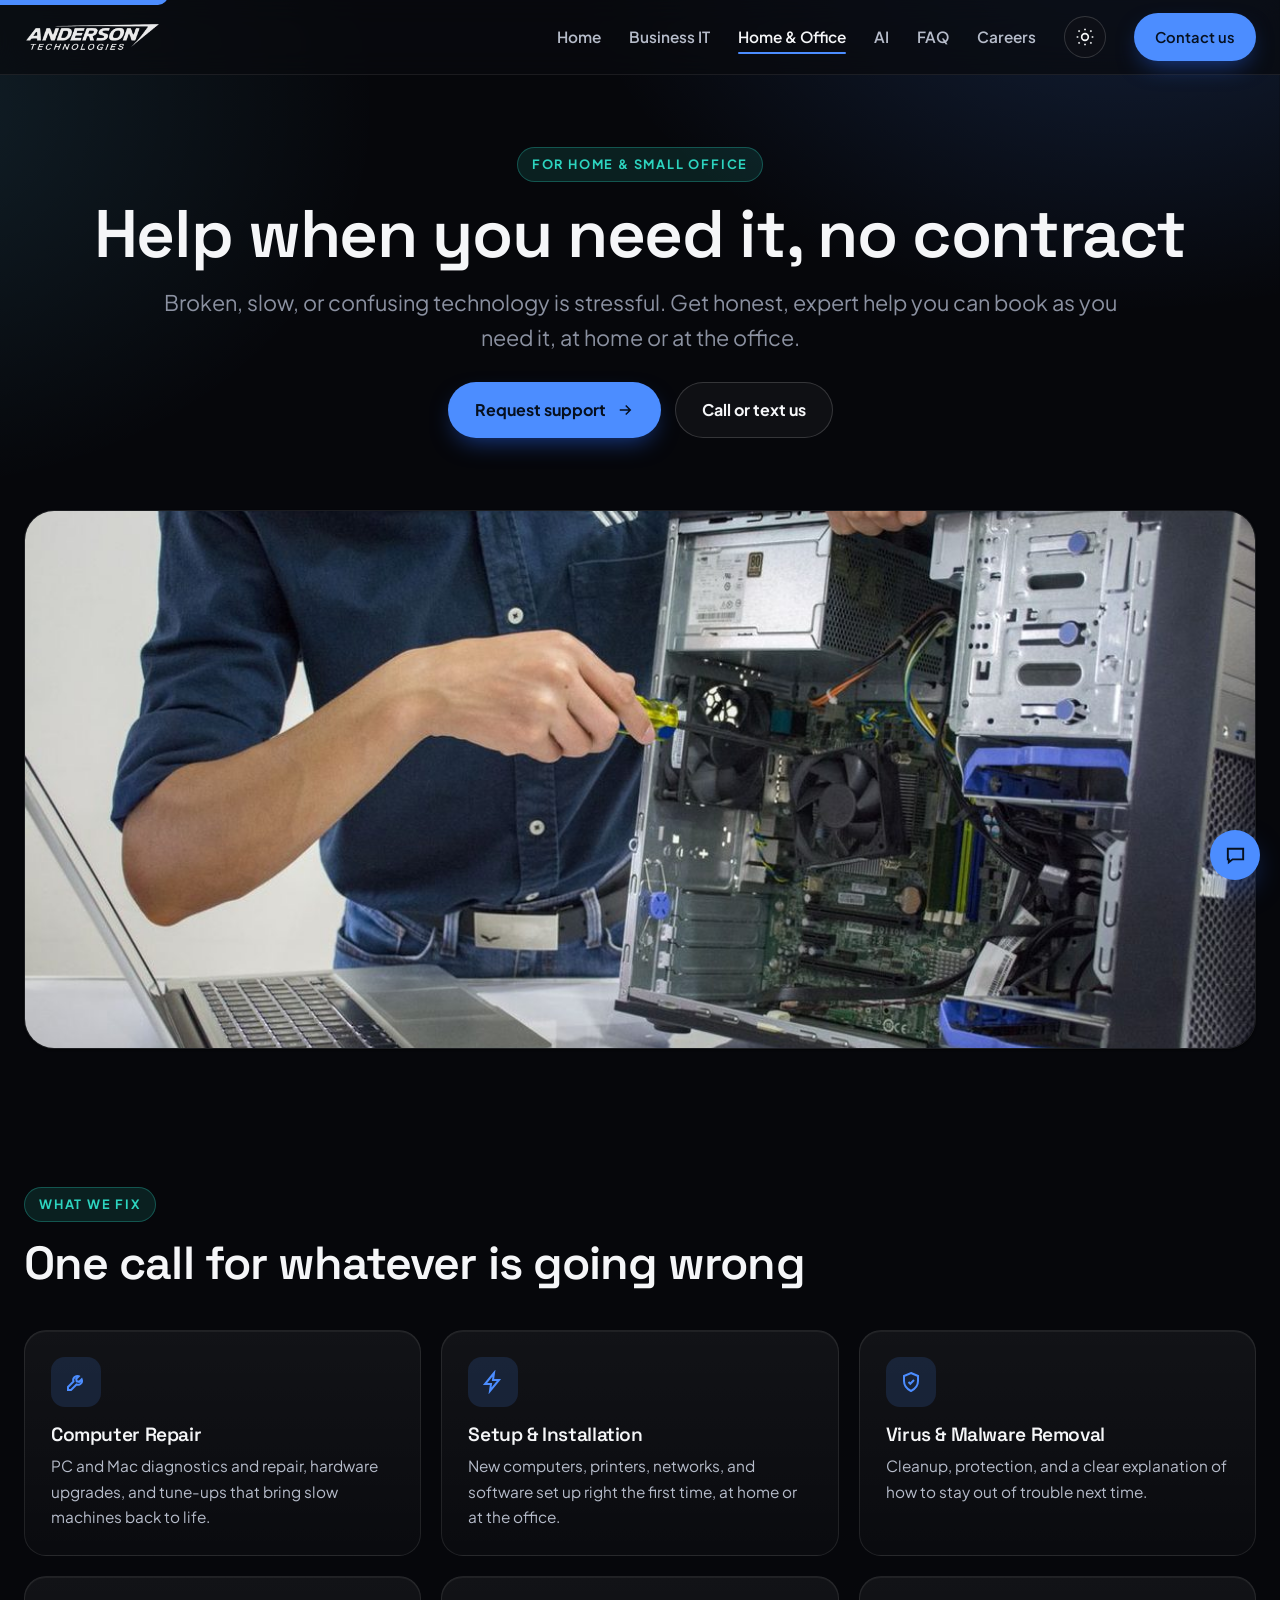
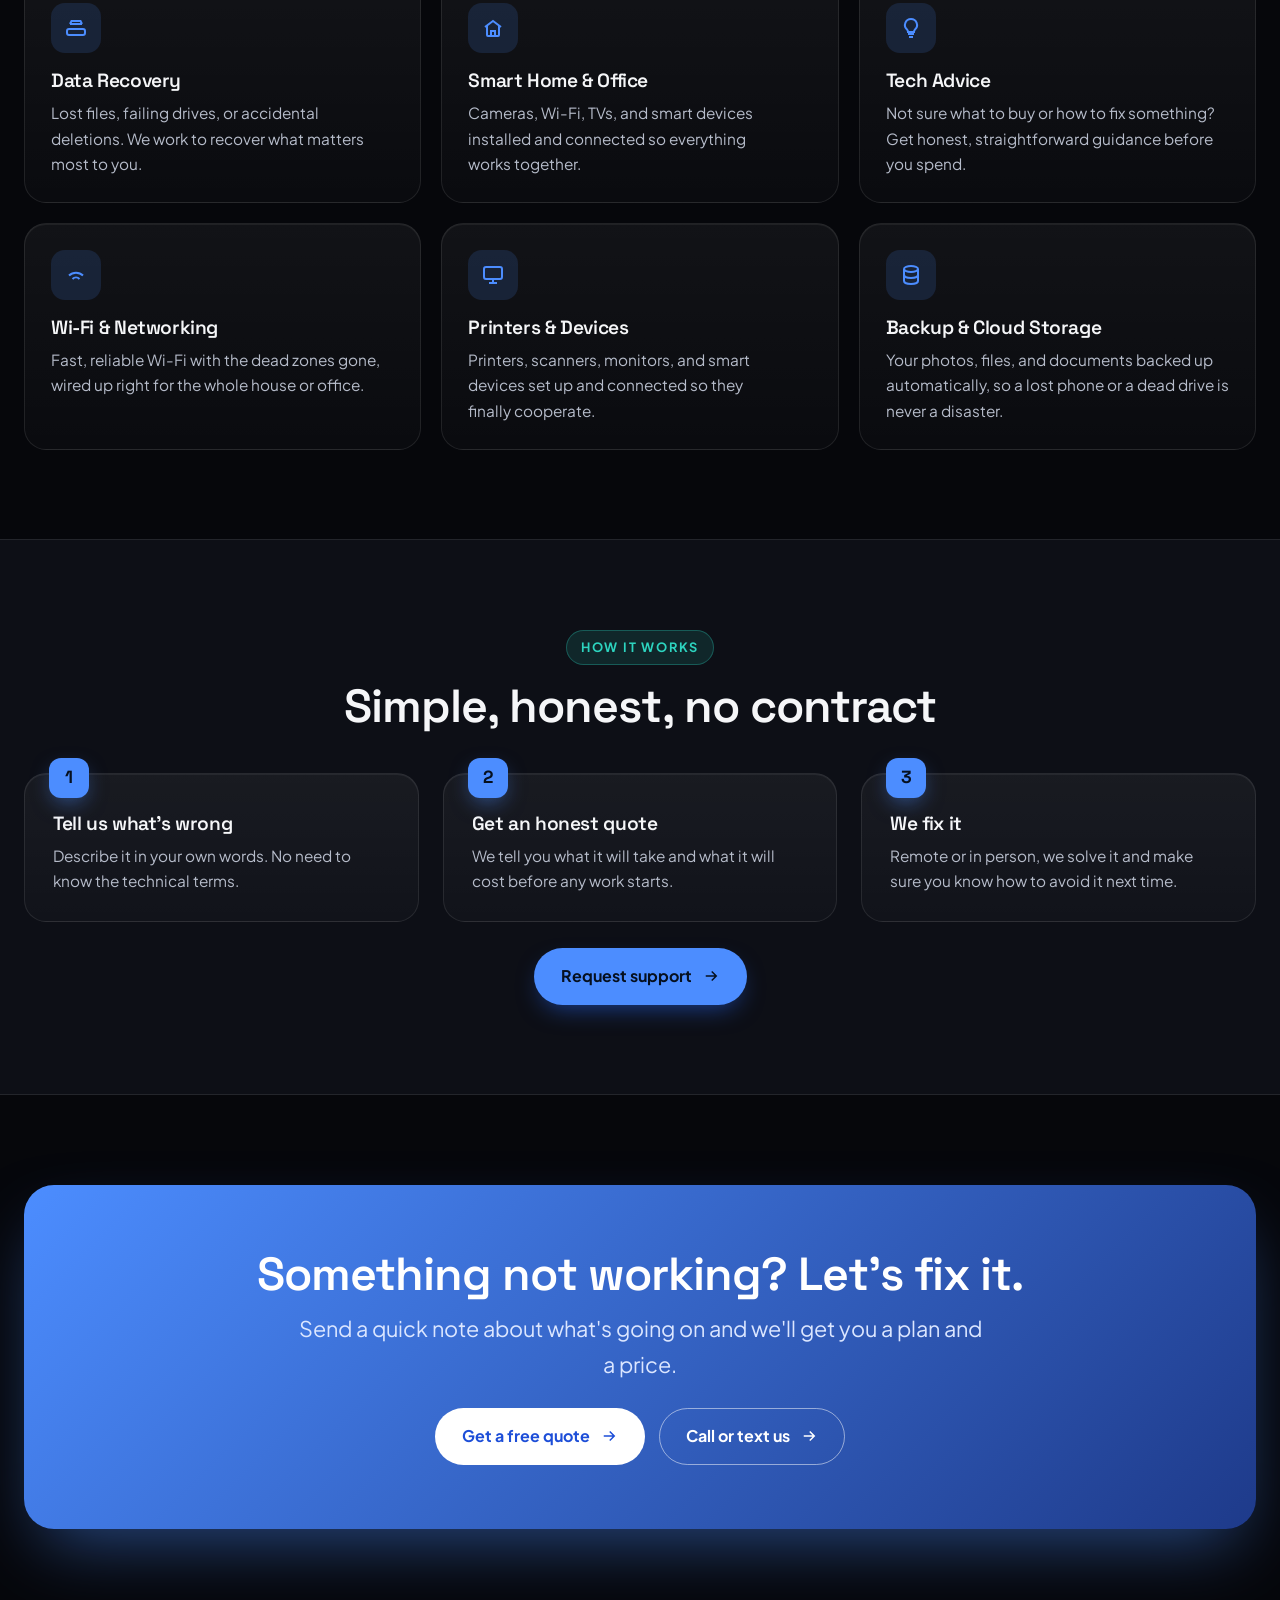
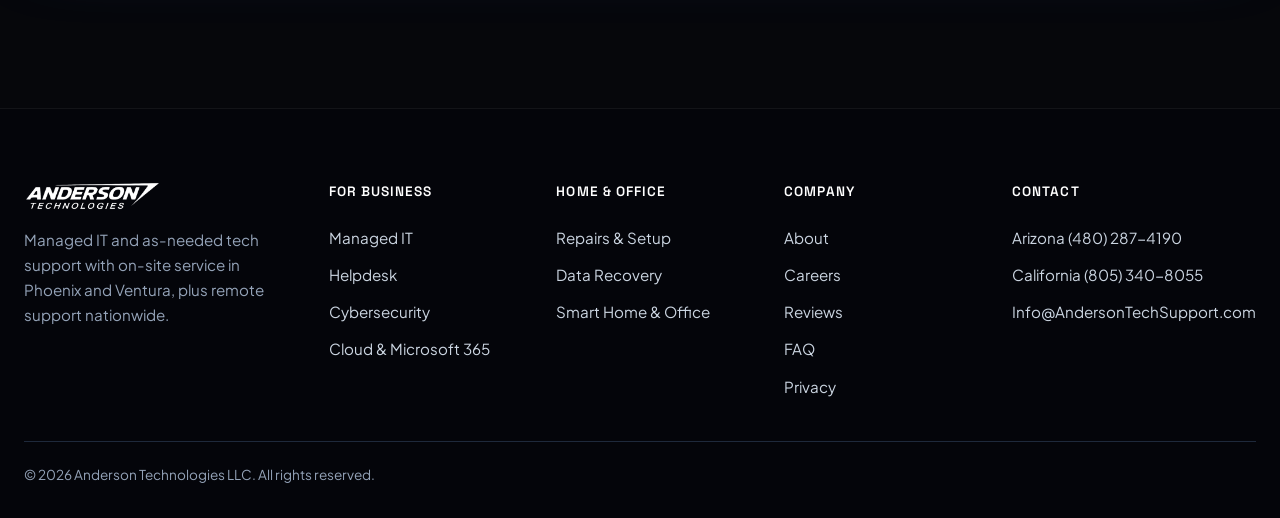
<file: support.html>
<!DOCTYPE html>
<html lang="en">
<head>
<meta charset="UTF-8">
<meta name="viewport" content="width=device-width, initial-scale=1.0">
<title>Home & Office Tech Support | Anderson Technologies</title>
<meta name="description" content="As-needed computer repair, setup, virus removal, data recovery, and smart home support for homes and small offices in Arizona and California. No contract required.">

<link rel="canonical" href="https://andersontechsupport.com/support.html">
<meta property="og:type" content="website">
<meta property="og:url" content="https://andersontechsupport.com/support.html">
<meta property="og:title" content="Home & Office Tech Support | Anderson Technologies">
<meta property="og:description" content="As-needed computer repair, setup, virus removal, data recovery, and smart home support for homes and small offices in Arizona and California. No contract required.">
<meta property="og:image" content="https://andersontechsupport.com/assets/og-image.png">
<meta property="og:image:width" content="1200">
<meta property="og:image:height" content="630">
<meta property="og:image:alt" content="Anderson Technologies, Managed IT and computer support">
<meta property="og:site_name" content="Anderson Technologies">
<meta property="og:locale" content="en_US">
<meta name="twitter:card" content="summary_large_image">
<meta name="twitter:title" content="Home & Office Tech Support | Anderson Technologies">
<meta name="twitter:description" content="As-needed computer repair, setup, virus removal, data recovery, and smart home support for homes and small offices in Arizona and California. No contract required.">
<meta name="twitter:image" content="https://andersontechsupport.com/assets/og-image.png">
<meta name="theme-color" content="#2563eb">
<link rel="icon" href="assets/favicon.ico?v=3"><link rel="icon" type="image/png" href="assets/favicon.png?v=3"><link rel="apple-touch-icon" href="assets/apple-touch-icon.png?v=3">
<link rel="preload" href="assets/fonts/plus-jakarta-sans.woff2" as="font" type="font/woff2" crossorigin>
<link rel="preload" href="assets/fonts/space-grotesk.woff2" as="font" type="font/woff2" crossorigin>
<link rel="stylesheet" href="styles.css?v=38">
<script>(function(){try{var t=localStorage.getItem("theme")||"dark";document.documentElement.setAttribute("data-theme",t);}catch(e){}})();</script>
<script type="application/ld+json">
{"@context":"https://schema.org","@type":"LocalBusiness","name":"Anderson Technologies","legalName":"Anderson Technologies LLC","url":"https://andersontechsupport.com","logo":"https://andersontechsupport.com/assets/favicon.png?v=3","image":"https://andersontechsupport.com/assets/og-image.png","description":"Managed IT and as-needed technology support with on-site service in Phoenix, Arizona and Ventura, California, plus remote support nationwide.","email":"info@andersontechsupport.com","telephone":"+1-480-287-4190","areaServed":[{"@type":"City","name":"Phoenix, Arizona"},{"@type":"City","name":"Ventura, California"},{"@type":"Country","name":"United States","description":"Remote support"}],"openingHoursSpecification":[{"@type":"OpeningHoursSpecification","dayOfWeek":["Monday","Tuesday","Wednesday","Thursday","Friday"],"opens":"08:00","closes":"17:00"}],"contactPoint":[{"@type":"ContactPoint","telephone":"+1-480-287-4190","contactType":"customer service","areaServed":"US-AZ"},{"@type":"ContactPoint","telephone":"+1-805-340-8055","contactType":"customer service","areaServed":"US-CA"}],"knowsAbout":["Managed IT","Cybersecurity","Microsoft 365","Computer Repair","Networking","AI Solutions"]}
</script>
</head>
<body>
<a class="skip" href="#main">Skip to content</a>
<header class="nav"><div class="wrap nav-in">
  <a href="index.html" aria-label="Anderson Technologies home"><img class="nav-logo" src="assets/logo-dark.png" alt="Anderson Technologies" width="935" height="205"></a>
  <nav class="nav-links" aria-label="Main">
    <a href="index.html">Home</a>
    <a href="business.html">Business IT</a>
    <a href="support.html" class="active">Home & Office</a>
    <a href="ai.html">AI</a>
    <a href="faq.html">FAQ</a>
    <a href="careers.html">Careers</a>
    <button class="theme-toggle" type="button" aria-label="Switch to light mode" aria-pressed="true" title="Switch to light mode"><svg class="sun" viewBox="0 0 24 24" aria-hidden="true"><circle cx="12" cy="12" r="4"/><path d="M12 2v2M12 20v2M4 12H2M22 12h-2M5.6 5.6 4.2 4.2M19.8 19.8l-1.4-1.4M18.4 5.6l1.4-1.4M4.2 19.8l1.4-1.4"/></svg><svg class="moon" viewBox="0 0 24 24" aria-hidden="true"><path d="M20 14.5A8 8 0 1 1 9.5 4a6.5 6.5 0 0 0 10.5 10.5Z"/></svg></button>
    <a href="contact.html" class="btn btn-primary">Contact us</a>
  </nav>
  <a href="contact.html" class="btn btn-primary nav-cta-m">Contact us</a>
  <button class="burger" aria-controls="mobile-menu"><span></span><span></span><span></span></button>
</div></header>
<div class="mobile-menu" id="mobile-menu">
  <a href="index.html">Home</a>
  <a href="business.html">Business IT</a>
  <a href="support.html">Home & Office Support</a>
  <a href="ai.html">AI</a>
  <a href="faq.html">FAQ</a>
  <a href="careers.html">Careers</a>
  <a href="contact.html" class="btn btn-primary">Contact us</a>
  <button class="theme-toggle" type="button" aria-label="Switch to light mode" aria-pressed="true" title="Switch to light mode"><svg class="sun" viewBox="0 0 24 24" aria-hidden="true"><circle cx="12" cy="12" r="4"/><path d="M12 2v2M12 20v2M4 12H2M22 12h-2M5.6 5.6 4.2 4.2M19.8 19.8l-1.4-1.4M18.4 5.6l1.4-1.4M4.2 19.8l1.4-1.4"/></svg><svg class="moon" viewBox="0 0 24 24" aria-hidden="true"><path d="M20 14.5A8 8 0 1 1 9.5 4a6.5 6.5 0 0 0 10.5 10.5Z"/></svg></button>
</div>
<main id="main">
 <section class="page-hero"><div class="wrap">
   <span class="eyebrow mint reveal">For home & small office</span>
   <h1 class="reveal d1">Help when you need it, no contract</h1>
   <p class="reveal d2">Broken, slow, or confusing technology is stressful. Get honest, expert help you can book as you need it, at home or at the office.</p>
   <div class="hero-cta reveal d3" style="justify-content:center;margin-top:26px"><a href="contact.html?service=Home%20%26%20Office%20Support" class="btn btn-primary">Request support <svg viewBox="0 0 24 24" aria-hidden="true"><path d="M5 12h14M13 6l6 6-6 6"/></svg></a><a href="contact.html#form" class="btn btn-ghost">Call or text us</a></div>
 </div></section>
 <div class="wrap"><div class="page-photo reveal"><img src="assets/it-repair.jpg" alt="Repairing and setting up a computer" loading="lazy" width="1200" height="800"></div></div>

 <section class="section"><div class="wrap">
   <div class="sec-head oneline reveal"><span class="eyebrow mint">What we fix</span><h2>One call for whatever is going wrong</h2></div>
   <div class="grid-svc">
     <div class="svc reveal"><div class="ic"><svg viewBox="0 0 24 24" aria-hidden="true"><path d="M14.7 6.3a4 4 0 0 0-5.2 5.2L4 17v3h3l5.5-5.5a4 4 0 0 0 5.2-5.2l-2.5 2.5-2.5-.5-.5-2.5 2.5-2.5Z"/></svg></div><h3>Computer Repair</h3><p>PC and Mac diagnostics and repair, hardware upgrades, and tune-ups that bring slow machines back to life.</p></div><div class="svc reveal"><div class="ic"><svg viewBox="0 0 24 24" aria-hidden="true"><path d="M13 3L4 14h6l-1 7 9-11h-6l1-7Z"/></svg></div><h3>Setup & Installation</h3><p>New computers, printers, networks, and software set up right the first time, at home or at the office.</p></div><div class="svc reveal"><div class="ic"><svg viewBox="0 0 24 24" aria-hidden="true"><path d="M12 3l7 3v5c0 4.5-3 8-7 10-4-2-7-5.5-7-10V6l7-3Z"/><path d="M9.5 12l1.8 1.8L15 10"/></svg></div><h3>Virus & Malware Removal</h3><p>Cleanup, protection, and a clear explanation of how to stay out of trouble next time.</p></div>
     <div class="svc reveal" id="recovery"><div class="ic"><svg viewBox="0 0 24 24" aria-hidden="true"><rect x="3" y="13" width="18" height="6" rx="2"/><path d="M6 8l1.5-3h9L18 8"/><path d="M6 8h12"/><path d="M8 16h.01M11 16h.01"/></svg></div><h3>Data Recovery</h3><p>Lost files, failing drives, or accidental deletions. We work to recover what matters most to you.</p></div>
     <div class="svc reveal" id="smart"><div class="ic"><svg viewBox="0 0 24 24" aria-hidden="true"><path d="M4 11l8-6 8 6"/><path d="M6 10v9a1 1 0 0 0 1 1h10a1 1 0 0 0 1-1v-9"/><path d="M10 20v-5h4v5"/></svg></div><h3>Smart Home & Office</h3><p>Cameras, Wi-Fi, TVs, and smart devices installed and connected so everything works together.</p></div>
     <div class="svc reveal"><div class="ic"><svg viewBox="0 0 24 24" aria-hidden="true"><path d="M9 18h6"/><path d="M10 21h4"/><path d="M12 3a6 6 0 0 0-4 10.5c.6.6 1 1.4 1 2.5h6c0-1.1.4-1.9 1-2.5A6 6 0 0 0 12 3Z"/></svg></div><h3>Tech Advice</h3><p>Not sure what to buy or how to fix something? Get honest, straightforward guidance before you spend.</p></div>
     <div class="svc reveal"><div class="ic"><svg viewBox="0 0 24 24" aria-hidden="true"><path d="M5 12.5a10 10 0 0 1 14 0"/><path d="M8.5 16a5 5 0 0 1 7 0"/><path d="M12 19.5h.01"/></svg></div><h3>Wi-Fi & Networking</h3><p>Fast, reliable Wi-Fi with the dead zones gone, wired up right for the whole house or office.</p></div>
     <div class="svc reveal"><div class="ic"><svg viewBox="0 0 24 24" aria-hidden="true"><rect x="3" y="4" width="18" height="12" rx="2"/><path d="M8 20h8M12 16v4"/></svg></div><h3>Printers & Devices</h3><p>Printers, scanners, monitors, and smart devices set up and connected so they finally cooperate.</p></div>
     <div class="svc reveal"><div class="ic"><svg viewBox="0 0 24 24" aria-hidden="true"><ellipse cx="12" cy="6" rx="7" ry="3"/><path d="M5 6v6c0 1.7 3.1 3 7 3s7-1.3 7-3V6"/><path d="M5 12v6c0 1.7 3.1 3 7 3s7-1.3 7-3v-6"/></svg></div><h3>Backup & Cloud Storage</h3><p>Your photos, files, and documents backed up automatically, so a lost phone or a dead drive is never a disaster.</p></div>
   </div>
 </div></section>

 <section class="section" style="background:var(--surface);border-block:1px solid var(--line)"><div class="wrap">
   <div class="sec-head center reveal"><span class="eyebrow mint">How it works</span><h2>Simple, honest, no contract</h2></div>
   <div class="steps">
     <div class="step reveal"><h3>Tell us what's wrong</h3><p>Describe it in your own words. No need to know the technical terms.</p></div>
     <div class="step reveal d1"><h3>Get an honest quote</h3><p>We tell you what it will take and what it will cost before any work starts.</p></div>
     <div class="step reveal d2"><h3>We fix it</h3><p>Remote or in person, we solve it and make sure you know how to avoid it next time.</p></div>
   </div>
   <div class="center u-mt reveal"><a href="contact.html?service=Home%20%26%20Office%20Support" class="btn btn-primary">Request support <svg viewBox="0 0 24 24" aria-hidden="true"><path d="M5 12h14M13 6l6 6-6 6"/></svg></a></div>
 </div></section>
 <section class="section"><div class="wrap"><div class="cta reveal">
  <h2>Something not working? Let's fix it.</h2><p>Send a quick note about what's going on and we'll get you a plan and a price.</p>
  <div class="hero-cta">
    <a href="contact.html" class="btn btn-white">Get a free quote <svg viewBox="0 0 24 24" aria-hidden="true"><path d="M5 12h14M13 6l6 6-6 6"/></svg></a>
    <a href="contact.html#form" class="btn btn-ghost" style="background:transparent;color:#fff;border-color:rgba(255,255,255,.5)">Call or text us <svg viewBox="0 0 24 24" aria-hidden="true"><path d="M5 12h14M13 6l6 6-6 6"/></svg></a>
  </div></div></div></section>
 </main><footer><div class="wrap">
  <div class="foot-grid">
    <div class="foot-brand">
      <img src="assets/logo-dark.png" alt="Anderson Technologies" style="filter:brightness(0) invert(1)">
      <p>Managed IT and as-needed tech support with on-site service in Phoenix and Ventura, plus remote support nationwide.</p>
    </div>
    <div class="foot-col"><p class="foot-title">For Business</p>
      <a href="business.html">Managed IT</a><a href="business.html#helpdesk">Helpdesk</a>
      <a href="business.html#security">Cybersecurity</a><a href="business.html#cloud">Cloud & Microsoft 365</a>
    </div>
    <div class="foot-col"><p class="foot-title">Home &amp; Office</p>
      <a href="support.html">Repairs & Setup</a><a href="support.html#recovery">Data Recovery</a>
      <a href="support.html#smart">Smart Home & Office</a>
    </div>
    <div class="foot-col"><p class="foot-title">Company</p>
      <a href="contact.html#team">About</a><a href="careers.html">Careers</a>
      <a href="reviews.html">Reviews</a><a href="faq.html">FAQ</a><a href="faq.html#privacy">Privacy</a>
    </div>
    <div class="foot-col"><p class="foot-title">Contact</p>
      <a href="tel:+14802874190">Arizona (480) 287-4190</a>
      <a href="tel:+18053408055">California (805) 340-8055</a>
      <a href="mailto:Info@AndersonTechSupport.com">Info@AndersonTechSupport.com</a>
    </div>
  </div>
  <div class="legal"><span>© 2026 Anderson Technologies LLC. All rights reserved.</span></div>
</div></footer>
<div class="cw" id="cw" aria-hidden="true">
  <button class="cw-bubble" id="cw-bubble" type="button" aria-label="Open the Anderson Technologies assistant" aria-expanded="false" aria-controls="cw-panel">
    <svg class="cw-i cw-i-chat" viewBox="0 0 24 24" aria-hidden="true"><path d="M4 5h16v11H9l-4 3v-3H4V5Z"/><path d="M8 10h.01M12 10h.01M16 10h.01"/></svg>
    <svg class="cw-i cw-i-x" viewBox="0 0 24 24" aria-hidden="true"><path d="M6 6l12 12M18 6L6 18"/></svg>
  </button>
  <div class="cw-panel" id="cw-panel" role="dialog" aria-modal="false" aria-labelledby="cw-title" hidden>
    <div class="cw-head">
      <span class="cw-dot" aria-hidden="true"></span>
      <div class="cw-head-t"><strong id="cw-title">Anderson Technologies</strong><span class="cw-sub">Ask about IT, home &amp; office, or AI</span></div>
      <button class="cw-x-btn" id="cw-close" type="button" aria-label="Close chat"><svg viewBox="0 0 24 24" aria-hidden="true"><path d="M6 6l12 12M18 6L6 18"/></svg></button>
    </div>
    <div class="cw-log" id="cw-log" role="log" aria-live="polite" aria-label="Chat messages"></div>
    <form class="cw-form" id="cw-form" autocomplete="off">
      <label for="cw-input" class="sr-only">Type your message</label>
      <input id="cw-input" class="cw-input" type="text" placeholder="Type your message..." maxlength="1500" autocomplete="off">
      <button class="cw-send" id="cw-send" type="submit" aria-label="Send message"><svg viewBox="0 0 24 24" aria-hidden="true"><path d="M5 12h14M13 6l6 6-6 6"/></svg></button>
    </form>
    <p class="cw-note">AI assistant, so double-check anything important. Don't share passwords or card numbers. <a href="faq.html#privacy">Privacy</a></p>
  </div>
</div>
<script src="app.js?v=5"></script>
<script src="chat.js?v=9"></script>
</body></html>
</file>
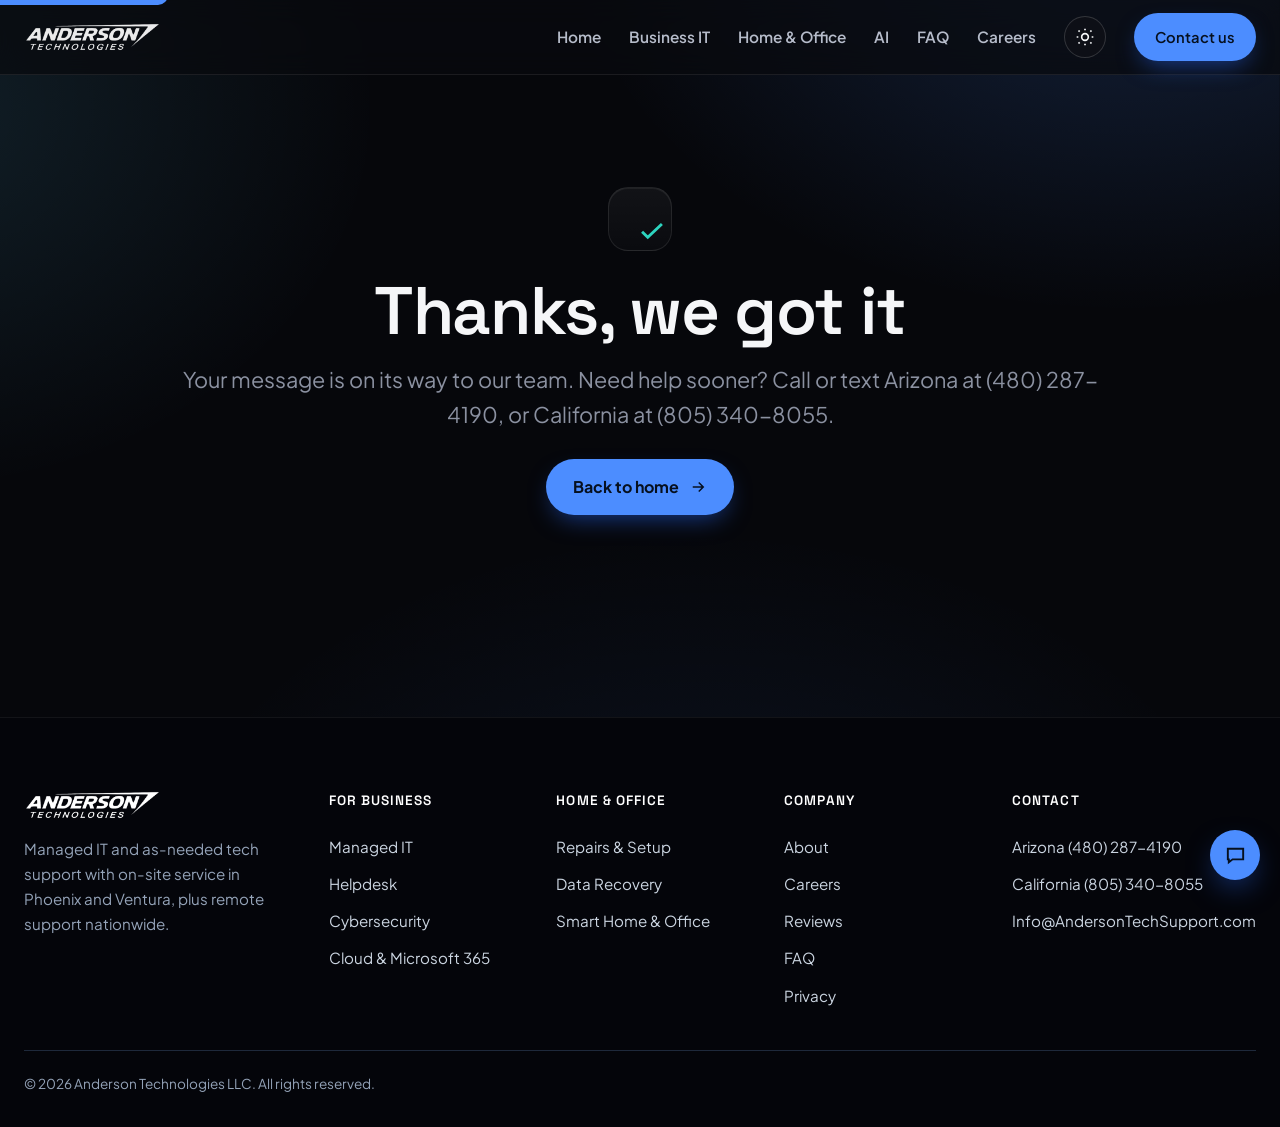
<file: thanks.html>
<!DOCTYPE html>
<html lang="en">
<head>
<meta charset="UTF-8">
<meta name="viewport" content="width=device-width, initial-scale=1.0">
<title>Message received | Anderson Technologies</title>
<meta name="description" content="Thanks for reaching out. We'll be in touch soon.">
<meta name="robots" content="noindex,follow">
<link rel="canonical" href="https://andersontechsupport.com/thanks.html">
<meta property="og:type" content="website">
<meta property="og:url" content="https://andersontechsupport.com/thanks.html">
<meta property="og:title" content="Message received | Anderson Technologies">
<meta property="og:description" content="Thanks for reaching out. We'll be in touch soon.">
<meta property="og:image" content="https://andersontechsupport.com/assets/og-image.png">
<meta property="og:image:width" content="1200">
<meta property="og:image:height" content="630">
<meta property="og:image:alt" content="Anderson Technologies, Managed IT and computer support">
<meta property="og:site_name" content="Anderson Technologies">
<meta property="og:locale" content="en_US">
<meta name="twitter:card" content="summary_large_image">
<meta name="twitter:title" content="Message received | Anderson Technologies">
<meta name="twitter:description" content="Thanks for reaching out. We'll be in touch soon.">
<meta name="twitter:image" content="https://andersontechsupport.com/assets/og-image.png">
<meta name="theme-color" content="#2563eb">
<link rel="icon" href="assets/favicon.ico?v=3"><link rel="icon" type="image/png" href="assets/favicon.png?v=3"><link rel="apple-touch-icon" href="assets/apple-touch-icon.png?v=3">
<link rel="preload" href="assets/fonts/plus-jakarta-sans.woff2" as="font" type="font/woff2" crossorigin>
<link rel="preload" href="assets/fonts/space-grotesk.woff2" as="font" type="font/woff2" crossorigin>
<link rel="stylesheet" href="styles.css?v=38">
<script>(function(){try{var t=localStorage.getItem("theme")||"dark";document.documentElement.setAttribute("data-theme",t);}catch(e){}})();</script>
<script type="application/ld+json">
{"@context":"https://schema.org","@type":"LocalBusiness","name":"Anderson Technologies","legalName":"Anderson Technologies LLC","url":"https://andersontechsupport.com","logo":"https://andersontechsupport.com/assets/favicon.png?v=3","image":"https://andersontechsupport.com/assets/og-image.png","description":"Managed IT and as-needed technology support with on-site service in Phoenix, Arizona and Ventura, California, plus remote support nationwide.","email":"info@andersontechsupport.com","telephone":"+1-480-287-4190","areaServed":[{"@type":"City","name":"Phoenix, Arizona"},{"@type":"City","name":"Ventura, California"},{"@type":"Country","name":"United States","description":"Remote support"}],"openingHoursSpecification":[{"@type":"OpeningHoursSpecification","dayOfWeek":["Monday","Tuesday","Wednesday","Thursday","Friday"],"opens":"08:00","closes":"17:00"}],"contactPoint":[{"@type":"ContactPoint","telephone":"+1-480-287-4190","contactType":"customer service","areaServed":"US-AZ"},{"@type":"ContactPoint","telephone":"+1-805-340-8055","contactType":"customer service","areaServed":"US-CA"}],"knowsAbout":["Managed IT","Cybersecurity","Microsoft 365","Computer Repair","Networking","AI Solutions"]}
</script>
</head>
<body>
<a class="skip" href="#main">Skip to content</a>
<header class="nav"><div class="wrap nav-in">
  <a href="index.html" aria-label="Anderson Technologies home"><img class="nav-logo" src="assets/logo-dark.png" alt="Anderson Technologies" width="935" height="205"></a>
  <nav class="nav-links" aria-label="Main">
    <a href="index.html">Home</a>
    <a href="business.html">Business IT</a>
    <a href="support.html">Home & Office</a>
    <a href="ai.html">AI</a>
    <a href="faq.html">FAQ</a>
    <a href="careers.html">Careers</a>
    <button class="theme-toggle" type="button" aria-label="Switch to light mode" aria-pressed="true" title="Switch to light mode"><svg class="sun" viewBox="0 0 24 24" aria-hidden="true"><circle cx="12" cy="12" r="4"/><path d="M12 2v2M12 20v2M4 12H2M22 12h-2M5.6 5.6 4.2 4.2M19.8 19.8l-1.4-1.4M18.4 5.6l1.4-1.4M4.2 19.8l1.4-1.4"/></svg><svg class="moon" viewBox="0 0 24 24" aria-hidden="true"><path d="M20 14.5A8 8 0 1 1 9.5 4a6.5 6.5 0 0 0 10.5 10.5Z"/></svg></button>
    <a href="contact.html" class="btn btn-primary">Contact us</a>
  </nav>
  <a href="contact.html" class="btn btn-primary nav-cta-m">Contact us</a>
  <button class="burger" aria-controls="mobile-menu"><span></span><span></span><span></span></button>
</div></header>
<div class="mobile-menu" id="mobile-menu">
  <a href="index.html">Home</a>
  <a href="business.html">Business IT</a>
  <a href="support.html">Home & Office Support</a>
  <a href="ai.html">AI</a>
  <a href="faq.html">FAQ</a>
  <a href="careers.html">Careers</a>
  <a href="contact.html" class="btn btn-primary">Contact us</a>
  <button class="theme-toggle" type="button" aria-label="Switch to light mode" aria-pressed="true" title="Switch to light mode"><svg class="sun" viewBox="0 0 24 24" aria-hidden="true"><circle cx="12" cy="12" r="4"/><path d="M12 2v2M12 20v2M4 12H2M22 12h-2M5.6 5.6 4.2 4.2M19.8 19.8l-1.4-1.4M18.4 5.6l1.4-1.4M4.2 19.8l1.4-1.4"/></svg><svg class="moon" viewBox="0 0 24 24" aria-hidden="true"><path d="M20 14.5A8 8 0 1 1 9.5 4a6.5 6.5 0 0 0 10.5 10.5Z"/></svg></button>
</div>
<main id="main"><section class="page-hero" style="padding-block:clamp(4rem,10vw,7rem)"><div class="wrap">
   <div class="svc" style="width:64px;height:64px;margin:0 auto 24px;display:grid;place-items:center;border-radius:20px">
     <div class="ic" style="margin:0;width:auto;height:auto;background:none;color:var(--mint)"><svg viewBox="0 0 24 24" style="width:34px;height:34px" aria-hidden="true"><path d="M5 12.5l4 4L19 7"/></svg></div></div>
   <h1>Thanks, we got it</h1>
   <p>Your message is on its way to our team. Need help sooner? Call or text Arizona at (480) 287-4190, or California at (805) 340-8055.</p>
   <div class="hero-cta" style="justify-content:center;margin-top:26px"><a href="index.html" class="btn btn-primary">Back to home <svg viewBox="0 0 24 24" aria-hidden="true"><path d="M5 12h14M13 6l6 6-6 6"/></svg></a></div>
 </div></section></main><footer><div class="wrap">
  <div class="foot-grid">
    <div class="foot-brand">
      <img src="assets/logo-dark.png" alt="Anderson Technologies" style="filter:brightness(0) invert(1)">
      <p>Managed IT and as-needed tech support with on-site service in Phoenix and Ventura, plus remote support nationwide.</p>
    </div>
    <div class="foot-col"><p class="foot-title">For Business</p>
      <a href="business.html">Managed IT</a><a href="business.html#helpdesk">Helpdesk</a>
      <a href="business.html#security">Cybersecurity</a><a href="business.html#cloud">Cloud & Microsoft 365</a>
    </div>
    <div class="foot-col"><p class="foot-title">Home &amp; Office</p>
      <a href="support.html">Repairs & Setup</a><a href="support.html#recovery">Data Recovery</a>
      <a href="support.html#smart">Smart Home & Office</a>
    </div>
    <div class="foot-col"><p class="foot-title">Company</p>
      <a href="contact.html#team">About</a><a href="careers.html">Careers</a>
      <a href="reviews.html">Reviews</a><a href="faq.html">FAQ</a><a href="faq.html#privacy">Privacy</a>
    </div>
    <div class="foot-col"><p class="foot-title">Contact</p>
      <a href="tel:+14802874190">Arizona (480) 287-4190</a>
      <a href="tel:+18053408055">California (805) 340-8055</a>
      <a href="mailto:Info@AndersonTechSupport.com">Info@AndersonTechSupport.com</a>
    </div>
  </div>
  <div class="legal"><span>© 2026 Anderson Technologies LLC. All rights reserved.</span></div>
</div></footer>
<div class="cw" id="cw" aria-hidden="true">
  <button class="cw-bubble" id="cw-bubble" type="button" aria-label="Open the Anderson Technologies assistant" aria-expanded="false" aria-controls="cw-panel">
    <svg class="cw-i cw-i-chat" viewBox="0 0 24 24" aria-hidden="true"><path d="M4 5h16v11H9l-4 3v-3H4V5Z"/><path d="M8 10h.01M12 10h.01M16 10h.01"/></svg>
    <svg class="cw-i cw-i-x" viewBox="0 0 24 24" aria-hidden="true"><path d="M6 6l12 12M18 6L6 18"/></svg>
  </button>
  <div class="cw-panel" id="cw-panel" role="dialog" aria-modal="false" aria-labelledby="cw-title" hidden>
    <div class="cw-head">
      <span class="cw-dot" aria-hidden="true"></span>
      <div class="cw-head-t"><strong id="cw-title">Anderson Technologies</strong><span class="cw-sub">Ask about IT, home &amp; office, or AI</span></div>
      <button class="cw-x-btn" id="cw-close" type="button" aria-label="Close chat"><svg viewBox="0 0 24 24" aria-hidden="true"><path d="M6 6l12 12M18 6L6 18"/></svg></button>
    </div>
    <div class="cw-log" id="cw-log" role="log" aria-live="polite" aria-label="Chat messages"></div>
    <form class="cw-form" id="cw-form" autocomplete="off">
      <label for="cw-input" class="sr-only">Type your message</label>
      <input id="cw-input" class="cw-input" type="text" placeholder="Type your message..." maxlength="1500" autocomplete="off">
      <button class="cw-send" id="cw-send" type="submit" aria-label="Send message"><svg viewBox="0 0 24 24" aria-hidden="true"><path d="M5 12h14M13 6l6 6-6 6"/></svg></button>
    </form>
    <p class="cw-note">AI assistant, so double-check anything important. Don't share passwords or card numbers. <a href="faq.html#privacy">Privacy</a></p>
  </div>
</div>
<script src="app.js?v=5"></script>
<script src="chat.js?v=9"></script>
</body></html>
</file>
<file: styles.css>
/* Anderson Technologies IT Support */

@font-face{font-family:"Plus Jakarta Sans";src:url("assets/fonts/plus-jakarta-sans.woff2") format("woff2");font-style:normal;font-weight:400 700;font-display:swap}
@font-face{font-family:"Space Grotesk";src:url("assets/fonts/space-grotesk.woff2") format("woff2");font-style:normal;font-weight:500 700;font-display:swap}

:root{
  --bg:#f6f8fc; --surface:#ffffff; --surface-2:#f1f5f9;
  --ink:#0f172a; --body:#475569; --muted:#64748b;
  --line:#e6ebf2; --line-2:#dbe3ee;
  --brand:#2563eb; --brand-600:#1d4ed8; --brand-050:#eff4ff;
  --on-brand:#fff;
  --sky:#0ea5e9; --mint:#0d9488; --amber:#f59e0b;
  --shadow-sm:0 1px 2px rgba(15,23,42,.05);
  --shadow:0 12px 32px -12px rgba(15,23,42,.14),0 4px 10px -6px rgba(15,23,42,.08);
  --shadow-lg:0 30px 60px -20px rgba(37,99,235,.28);
  --r:14px; --r-lg:22px; --r-xl:30px;
  --ease:cubic-bezier(.22,1,.36,1);
  --disp:"Space Grotesk",system-ui,sans-serif;
  --sans:"Plus Jakarta Sans",system-ui,sans-serif;
  --step-0:clamp(1rem,.96rem + .2vw,1.1rem);
  --step-1:clamp(1.15rem,1.05rem + .4vw,1.35rem);
  --step-2:clamp(1.4rem,1.2rem + .9vw,1.9rem);
  --step-3:clamp(1.9rem,1.5rem + 1.8vw,2.9rem);
  --step-4:clamp(2.5rem,1.8rem + 3.3vw,4.2rem);
  --wrap:1320px;
}
*{box-sizing:border-box;margin:0;padding:0}
html{scroll-behavior:smooth;-webkit-text-size-adjust:100%}
body{background:var(--bg);color:var(--body);font-family:var(--sans);
  font-size:var(--step-0);line-height:1.65;-webkit-font-smoothing:antialiased;overflow-x:hidden;overflow-x:clip}
img{max-width:100%;height:auto;display:block}
a{color:var(--brand);text-decoration:none;transition:color .2s var(--ease)}
a:hover{color:var(--brand-600)}
h1,h2,h3,h4{font-family:var(--disp);color:var(--ink);line-height:1.08;letter-spacing:-.02em;font-weight:600;text-wrap:balance}

/* soft background wash */
body::before{content:"";position:fixed;inset:0;z-index:-1;pointer-events:none;
  background:
    radial-gradient(60rem 40rem at 90% -10%,rgba(37,99,235,.08),transparent 60%),
    radial-gradient(50rem 40rem at -10% 10%,rgba(14,165,233,.07),transparent 60%)}

.wrap{width:min(var(--wrap),100% - 3rem);margin-inline:auto}
.section{padding-block:clamp(3.5rem,7vw,6.5rem)}
.eyebrow{display:inline-flex;align-items:center;gap:8px;font-family:var(--sans);
  font-size:.8rem;font-weight:700;letter-spacing:.14em;text-transform:uppercase;color:var(--brand);
  background:var(--brand-050);border:1px solid #dbe6ff;padding:6px 14px;border-radius:999px}
.eyebrow.mint{color:var(--mint);background:#effcf9;border-color:#c7f0e8}
.sec-head{max-width:640px;margin-bottom:2.6rem}
.sec-head.center{margin-inline:auto;text-align:center}
.sec-head .eyebrow{margin-bottom:16px}
.sec-head h2{font-size:var(--step-3);margin-bottom:14px}
.sec-head p{font-size:var(--step-1);color:var(--muted)}
.sec-head.oneline{max-width:none}
@media (min-width:761px){.sec-head.oneline h2,.sec-head.oneline p{white-space:nowrap}}
.lead{font-size:var(--step-1);color:var(--muted)}

/* ===== Buttons ===== */
.btn{display:inline-flex;align-items:center;gap:10px;font-family:var(--sans);font-weight:700;
  font-size:1rem;border-radius:999px;padding:14px 26px;cursor:pointer;border:1.5px solid transparent;
  transition:transform .25s var(--ease),box-shadow .25s var(--ease),background .2s var(--ease)}
.btn svg{width:18px;height:18px;stroke-width:2;fill:none;stroke:currentColor}
.btn-primary{background:var(--brand);color:var(--on-brand);box-shadow:0 10px 24px -8px rgba(37,99,235,.6)}
.btn-primary:hover{background:var(--brand-600);color:var(--on-brand);transform:translateY(-2px);box-shadow:0 16px 30px -10px rgba(37,99,235,.7)}
.btn-primary:active{transform:translateY(0)}
.btn-ghost{background:#fff;color:var(--ink);border-color:var(--line-2)}
.btn-ghost:hover{color:var(--ink);border-color:var(--brand);background:var(--brand-050);transform:translateY(-2px)}
.btn-white{background:#fff;color:#1d4ed8}
.btn-white:hover{color:#1e40af;transform:translateY(-2px);box-shadow:var(--shadow)}

/* ===== Nav ===== */
.nav{position:sticky;top:0;z-index:100;background:rgba(246,248,252,.82);
  backdrop-filter:blur(14px);-webkit-backdrop-filter:blur(14px);border-bottom:1px solid var(--line)}
.nav-in{display:flex;align-items:center;gap:24px;height:74px}
.nav-logo{height:30px;width:auto}
.nav-links{display:flex;align-items:center;gap:28px;margin-left:auto}
.nav-links a{color:var(--body);font-weight:600;font-size:.96rem}
.nav-links a:hover,.nav-links a.active{color:var(--ink)}
.nav .btn{padding:11px 20px;font-size:.92rem}
.burger{display:none;margin-left:auto;width:44px;height:44px;background:none;border:0;cursor:pointer;position:relative}
.burger span{position:absolute;left:11px;width:22px;height:2px;background:var(--ink);border-radius:2px;transition:transform .4s var(--ease),opacity .3s}
.burger span:nth-child(1){top:16px}.burger span:nth-child(2){top:22px}.burger span:nth-child(3){top:28px}
body.menu-open .burger span:nth-child(1){transform:translateY(6px) rotate(45deg)}
body.menu-open .burger span:nth-child(2){opacity:0}
body.menu-open .burger span:nth-child(3){transform:translateY(-6px) rotate(-45deg)}
body.menu-open{overflow:hidden}
.mobile-menu{position:fixed;inset:74px 0 0;z-index:90;background:var(--bg);padding:24px;
  display:flex;flex-direction:column;gap:6px;opacity:0;visibility:hidden;transform:translateY(-8px);
  transition:opacity .3s var(--ease),transform .3s var(--ease),visibility .3s}
body.menu-open .mobile-menu{opacity:1;visibility:visible;transform:none}
.mobile-menu a{font-family:var(--disp);font-size:1.5rem;color:var(--ink);padding:12px 4px;border-bottom:1px solid var(--line)}
.mobile-menu .btn{margin-top:16px;justify-content:center}

/* ===== Hero ===== */
.hero{position:relative;padding-block:clamp(3rem,7vw,6rem)}
.hero-grid{display:grid;grid-template-columns:1.15fr .85fr;gap:clamp(2rem,5vw,4.5rem);align-items:center}
.hero h1{font-size:var(--step-4);margin:20px 0 20px}
.hero h1 .hl{color:var(--brand)}
.hero p.lead{max-width:38ch;margin-bottom:30px}
.hero-cta{display:flex;flex-wrap:wrap;gap:14px}
.hero-panel{background:linear-gradient(160deg,#fff,#f2f7ff);border:1px solid var(--line);border-radius:var(--r-xl);
  box-shadow:var(--shadow);padding:26px;display:grid;gap:14px}
.hero-panel .row{display:flex;align-items:center;gap:14px;background:var(--surface);border:1px solid var(--line);
  border-radius:var(--r);padding:14px 16px}
.hero-panel .row .ic{width:42px;height:42px;flex:none;border-radius:12px;display:grid;place-items:center;
  background:var(--brand-050);color:var(--brand)}
.hero-panel .row .ic.mint{background:#effcf9;color:var(--mint)}
.hero-panel .row .ic.amber{background:#fff7ed;color:var(--amber)}
.hero-panel .row b{color:var(--ink);font-family:var(--disp);display:block;font-size:1rem}
.hero-panel .row span{font-size:.9rem;color:var(--muted)}
.hero-panel .ic svg{width:20px;height:20px;stroke-width:2;fill:none;stroke:currentColor}

/* ===== Trust bar ===== */
.trust{position:relative;overflow:hidden;border-block:1px solid var(--line);background:var(--surface)}
.trust-track{display:flex;width:max-content;padding-block:22px}
.trust-seq{display:flex;flex:none}
.trust-item{display:flex;align-items:center;gap:10px;flex:none;font-weight:600;color:var(--ink);font-size:.95rem;margin-right:clamp(28px,5vw,56px)}
.trust-item svg{width:20px;height:20px;stroke:var(--brand);stroke-width:2;fill:none;flex:none}
.trust-item::after{content:"";width:5px;height:5px;border-radius:50%;background:var(--brand);opacity:.4;margin-left:clamp(24px,4vw,44px)}

/* ===== Two-track cards ===== */
.tracks{display:grid;grid-template-columns:repeat(3,1fr);gap:24px}
.track{background:var(--surface);border:1px solid var(--line);border-radius:var(--r-xl);padding:34px;
  box-shadow:var(--shadow-sm);transition:transform .3s var(--ease),box-shadow .3s var(--ease);position:relative;overflow:hidden}
.track::before{content:"";position:absolute;inset:0 0 auto 0;height:5px;background:var(--brand)}
.track.ondemand::before{background:var(--mint)}
.track:hover{transform:translateY(-4px);box-shadow:var(--shadow)}
.track .tag{display:inline-block;font-size:.78rem;font-weight:700;letter-spacing:.1em;text-transform:uppercase;
  color:var(--brand);margin-bottom:12px}
.track.ondemand .tag{color:var(--mint)}
.track h3{font-size:var(--step-2);margin-bottom:10px}
.track p{margin-bottom:18px}
.track ul{list-style:none;display:grid;gap:10px;margin-bottom:24px}
.track li{display:flex;gap:10px;align-items:flex-start;color:var(--ink);font-weight:500}
.track li svg{width:20px;height:20px;flex:none;margin-top:2px;stroke:var(--brand);stroke-width:2.2;fill:none}
.track.ondemand li svg{stroke:var(--mint)}

/* ===== Services grid ===== */
.grid-svc{display:grid;grid-template-columns:repeat(3,1fr);gap:20px}
.svc{background:var(--surface);border:1px solid var(--line);border-radius:var(--r-lg);padding:26px;
  transition:transform .3s var(--ease),box-shadow .3s var(--ease),border-color .3s}
.svc:hover{transform:translateY(-4px);box-shadow:var(--shadow);border-color:#cfe0ff}
.svc .ic{width:50px;height:50px;border-radius:14px;display:grid;place-items:center;background:var(--brand-050);
  color:var(--brand);margin-bottom:18px}
.svc .ic svg{width:24px;height:24px;stroke-width:2;fill:none;stroke:currentColor}
.svc h3{font-size:1.2rem;margin-bottom:8px}
.svc p{font-size:.96rem}

/* ===== Feature / why-us ===== */
.feat{display:grid;grid-template-columns:repeat(4,1fr);gap:22px}
.feat .f{display:grid;gap:8px}
.feat .f .n{font-family:var(--disp);font-size:1.1rem;color:var(--ink);display:flex;align-items:center;gap:10px}
.feat .f .n svg{width:22px;height:22px;stroke:var(--brand);stroke-width:2;fill:none}
.feat .f p{font-size:.95rem}

/* ===== Steps ===== */
.steps{display:grid;grid-template-columns:repeat(3,1fr);gap:24px;counter-reset:s}
.step{background:var(--surface);border:1px solid var(--line);border-radius:var(--r-lg);padding:28px;position:relative}
.step::before{counter-increment:s;content:counter(s);position:absolute;top:-16px;left:24px;width:40px;height:40px;
  background:var(--brand);color:var(--on-brand);font-family:var(--disp);font-weight:700;border-radius:12px;display:grid;place-items:center;
  box-shadow:0 8px 18px -6px rgba(37,99,235,.6)}
.step h3{font-size:1.2rem;margin:12px 0 8px}
.step p{font-size:.96rem}

/* ===== Plans ===== */
.plans{display:grid;grid-template-columns:repeat(3,1fr);gap:22px;align-items:start}
.plan{background:var(--surface);border:1px solid var(--line);border-radius:var(--r-xl);padding:32px;box-shadow:var(--shadow-sm)}
.plan.featured{border-color:var(--brand);box-shadow:var(--shadow-lg);position:relative}
.plan.featured::after{content:"Most popular";position:absolute;top:-13px;left:50%;transform:translateX(-50%);
  background:var(--brand);color:var(--on-brand);font-size:.72rem;font-weight:700;letter-spacing:.08em;text-transform:uppercase;
  padding:5px 14px;border-radius:999px;white-space:nowrap}
.plan h3{font-size:1.35rem;margin-bottom:6px}
.plan .who{color:var(--muted);font-size:.92rem;margin-bottom:18px}
.plan .price{font-family:var(--disp);font-size:1.5rem;color:var(--ink);margin-bottom:18px;padding-bottom:18px;border-bottom:1px solid var(--line)}
.plan .price span{font-size:.9rem;color:var(--muted);font-weight:400;font-family:var(--sans)}
.plan ul{list-style:none;display:grid;gap:11px;margin-bottom:26px}
.plan li{display:flex;gap:10px;align-items:flex-start;font-size:.95rem;color:var(--ink)}
.plan li svg{width:18px;height:18px;flex:none;margin-top:3px;stroke:var(--mint);stroke-width:2.4;fill:none}
.plan .btn{width:100%;justify-content:center}

/* ===== CTA band ===== */
.cta{background:linear-gradient(135deg,var(--brand),#1e3a8a);border-radius:var(--r-xl);padding:clamp(2.5rem,5vw,4rem);
  text-align:center;color:#fff;box-shadow:var(--shadow-lg)}
.cta h2{color:#fff;font-size:var(--step-3);margin-bottom:12px}
.cta p{color:#dbe6ff;font-size:var(--step-1);max-width:46ch;margin:0 auto 26px}
.cta .hero-cta{justify-content:center}

/* ===== Page hero (subpages) ===== */
.page-hero{padding-block:clamp(2.5rem,6vw,4.5rem);text-align:center}
.page-hero h1{font-size:var(--step-4);margin:16px 0 14px}
.page-hero p{font-size:var(--step-1);color:var(--muted);max-width:60ch;margin-inline:auto}

/* ===== Contact ===== */
.contact-grid{display:grid;grid-template-columns:1fr 1fr;gap:40px;align-items:start}
.contact-grid>*,.info-card>div,form{min-width:0}
.info-card{display:flex;gap:16px;align-items:flex-start;background:var(--surface);border:1px solid var(--line);
  border-radius:var(--r-lg);padding:22px;margin-bottom:16px}
.info-card .ic{width:46px;height:46px;flex:none;border-radius:12px;display:grid;place-items:center;background:var(--brand-050);color:var(--brand)}
.info-card .ic svg{width:22px;height:22px;stroke-width:2;fill:none;stroke:currentColor}
.info-card b{color:var(--ink);font-family:var(--disp);display:block;margin-bottom:2px}
.info-card a,.info-card span{color:var(--body);overflow-wrap:anywhere}
form{background:var(--surface);border:1px solid var(--line);border-radius:var(--r-xl);padding:30px;box-shadow:var(--shadow-sm)}
.field{margin-bottom:18px}
.field label{display:block;font-weight:600;color:var(--ink);margin-bottom:7px;font-size:.95rem}
.field input,.field select,.field textarea{width:100%;padding:13px 15px;border:1.5px solid var(--line-2);border-radius:12px;
  font-family:var(--sans);font-size:1rem;color:var(--ink);background:#fdfefe;transition:border-color .2s,box-shadow .2s}
.field input:focus,.field select:focus,.field textarea:focus{outline:none;border-color:var(--brand);box-shadow:0 0 0 4px var(--brand-050)}
.field textarea{min-height:130px;resize:vertical}
form .btn{width:100%;justify-content:center}
form .btn:disabled{opacity:.65;cursor:wait;transform:none}
.hp{position:absolute;left:-9999px}

/* ===== Footer ===== */
footer{background:#0f172a;color:#cbd5e1;padding-block:clamp(3rem,6vw,4.5rem) 2rem;margin-top:clamp(3rem,7vw,6rem)}
.foot-grid{display:grid;grid-template-columns:1.4fr 1fr 1fr 1fr 1fr;gap:36px}
.foot-brand img{height:30px;margin-bottom:16px}
.foot-brand p{color:#94a3b8;font-size:.95rem;max-width:34ch}
.foot-title{color:#fff;font-family:var(--disp);font-size:.85rem;font-weight:600;letter-spacing:.08em;text-transform:uppercase;margin-bottom:16px}
.foot-col a{display:block;color:#cbd5e1;padding:6px 0;font-size:.95rem}
.foot-col a:hover{color:#fff}
.legal{display:flex;flex-wrap:wrap;justify-content:space-between;gap:12px;margin-top:36px;padding-top:22px;
  border-top:1px solid #1e293b;color:#94a3b8;font-size:.85rem}
.legal a{color:#94a3b8}.legal a:hover{color:#fff}

/* ===== Reveal ===== */
.reveal{opacity:0;transform:translateY(24px);transition:opacity .7s var(--ease),transform .7s var(--ease)}
.reveal.in{opacity:1;transform:none}
.reveal.d1{transition-delay:.08s}.reveal.d2{transition-delay:.16s}.reveal.d3{transition-delay:.24s}
.hero .reveal,.page-hero .reveal{opacity:1;transform:none;transition:none;filter:none}

/* ===== Utilities ===== */
.u-mt{margin-top:26px}.center{text-align:center}
.sr-only{position:absolute;width:1px;height:1px;padding:0;margin:-1px;overflow:hidden;clip:rect(0,0,0,0);white-space:nowrap;border:0}
:focus-visible{outline:2px solid var(--brand);outline-offset:3px;border-radius:6px}
.skip{position:absolute;left:0;top:-48px;z-index:200;background:var(--brand);color:var(--on-brand);padding:12px 20px;border-radius:0 0 10px 0;font-weight:700;transition:top .2s ease}
.skip:focus{top:0;color:var(--on-brand)}

/* ===== Responsive ===== */
@media (max-width:900px){
  .hero-grid{grid-template-columns:1fr}
  .hero-panel{max-width:460px;margin-inline:auto;width:100%}
  .tracks{grid-template-columns:1fr}
  .grid-svc,.steps{grid-template-columns:1fr 1fr}
  .feat{grid-template-columns:1fr 1fr}
  .plans{grid-template-columns:1fr;max-width:460px;margin-inline:auto}
  .contact-grid{grid-template-columns:1fr}
  .foot-grid{grid-template-columns:1fr 1fr}
}
@media (max-width:600px){
  .nav-links{display:none}.burger{display:block}
  .grid-svc,.steps,.feat{grid-template-columns:1fr}
  .foot-grid{grid-template-columns:1fr}
}
@media (prefers-reduced-motion:reduce){
  *{animation:none!important;transition:none!important}
  .reveal{opacity:1;transform:none}
  html{scroll-behavior:auto}
}

/* ============================================================
   DARK THEME: "Ethereal Glass"
   Dark is the default. The toggle keeps light mode available.
   ============================================================ */
.theme-toggle{width:42px;height:42px;flex:none;border-radius:999px;border:1.5px solid var(--line-2);
  background:var(--surface);display:grid;place-items:center;cursor:pointer;color:var(--ink);
  transition:transform .25s var(--ease),border-color .2s,background .2s}
.theme-toggle:hover{border-color:var(--brand);transform:translateY(-1px)}
.theme-toggle svg{width:20px;height:20px;stroke:currentColor;stroke-width:2;fill:none}
.theme-toggle .sun{display:none}.theme-toggle .moon{display:block}
[data-theme="dark"] .theme-toggle .moon{display:none}
[data-theme="dark"] .theme-toggle .sun{display:block}
.mobile-menu .theme-toggle{align-self:flex-start;width:auto;height:auto;display:inline-flex;align-items:center;gap:12px;padding:16px 0;border:0;border-radius:0;background:none;color:var(--body)}
.mobile-menu .theme-toggle svg{width:22px;height:22px}
.mobile-menu .theme-toggle::after{content:"Toggle theme";font-family:var(--sans);font-weight:600;font-size:1.15rem;color:var(--body)}

:root[data-theme="dark"]{
  --bg:#06070b; --surface:#0d0f16; --surface-2:#11141c;
  --ink:#f5f6f8; --body:#b6bcca; --muted:#8b91a1;
  --line:rgba(255,255,255,.09); --line-2:rgba(255,255,255,.16);
  --brand:#4c8dff; --brand-600:#7cb0ff; --brand-050:rgba(76,141,255,.14);
  --on-brand:#06101f;
  --sky:#63d3ff; --mint:#2dd4bf;
  --shadow-sm:0 1px 2px rgba(0,0,0,.5);
  --shadow:0 24px 60px -22px rgba(0,0,0,.75);
  --shadow-lg:0 30px 70px -20px rgba(76,141,255,.5);
}
[data-theme="dark"] body::before{
  background:
    radial-gradient(58rem 40rem at 88% -8%,rgba(76,141,255,.20),transparent 60%),
    radial-gradient(50rem 40rem at -8% 12%,rgba(99,211,255,.12),transparent 60%),
    radial-gradient(60rem 46rem at 55% 108%,rgba(76,141,255,.10),transparent 60%),
    #06070b;
}
[data-theme="dark"] .nav{background:rgba(9,10,15,.72);border-bottom-color:rgba(255,255,255,.08)}
[data-theme="dark"] .nav-logo{filter:brightness(0) invert(1);opacity:.92}
[data-theme="dark"] .eyebrow{background:rgba(76,141,255,.13);border-color:rgba(76,141,255,.32)}
[data-theme="dark"] .eyebrow.mint{background:rgba(45,212,191,.12);border-color:rgba(45,212,191,.3);color:var(--mint)}
[data-theme="dark"] .trust{background:rgba(255,255,255,.02);border-color:rgba(255,255,255,.07)}
/* glass surfaces */
[data-theme="dark"] .track,[data-theme="dark"] .svc,[data-theme="dark"] .step,
[data-theme="dark"] .plan,[data-theme="dark"] .info-card,[data-theme="dark"] form,
[data-theme="dark"] .hero-panel .row{
  background:linear-gradient(180deg,rgba(255,255,255,.05),rgba(255,255,255,.018));
  border-color:rgba(255,255,255,.09);
  box-shadow:inset 0 1px 0 rgba(255,255,255,.06);
}
[data-theme="dark"] .svc:hover,[data-theme="dark"] .track:hover{
  border-color:rgba(76,141,255,.4);box-shadow:0 24px 50px -24px rgba(0,0,0,.8)}
[data-theme="dark"] .hero-panel{background:linear-gradient(160deg,rgba(255,255,255,.055),rgba(255,255,255,.015));
  border-color:rgba(255,255,255,.1)}
[data-theme="dark"] .svc .ic,[data-theme="dark"] .info-card .ic,
[data-theme="dark"] .hero-panel .row .ic{background:rgba(76,141,255,.15);color:var(--brand)}
[data-theme="dark"] .hero-panel .row .ic.mint{background:rgba(45,212,191,.15);color:var(--mint)}
[data-theme="dark"] .hero-panel .row .ic.amber{background:rgba(245,158,11,.16);color:var(--amber)}
[data-theme="dark"] .btn-ghost{background:rgba(255,255,255,.04);color:var(--ink);border-color:rgba(255,255,255,.16)}
[data-theme="dark"] .btn-ghost:hover{background:rgba(76,141,255,.14);border-color:var(--brand);color:var(--ink)}
[data-theme="dark"] .field input,[data-theme="dark"] .field select,[data-theme="dark"] .field textarea{
  background:rgba(255,255,255,.03);color:var(--ink);border-color:rgba(255,255,255,.14)}
[data-theme="dark"] .field input:focus,[data-theme="dark"] .field select:focus,[data-theme="dark"] .field textarea:focus{
  border-color:var(--brand);box-shadow:0 0 0 4px rgba(76,141,255,.18)}
[data-theme="dark"] .field select option{background:#11141c;color:var(--ink)}
[data-theme="dark"] footer{background:#04050a;border-top:1px solid rgba(255,255,255,.06)}
[data-theme="dark"] .step::before{box-shadow:0 8px 22px -6px rgba(76,141,255,.6)}
[data-theme="dark"] .plan.featured{border-color:var(--brand)}
[data-theme="dark"] h1 .hl{color:var(--sky)}
/* nav + mobile CTA are <a> inside a colored-link container; force white text over the blue button
   (fixes low-contrast grey text in light theme; specificity 0,2,1 beats .nav-links a / .mobile-menu a) */
.nav-links a.btn-primary,.nav-links a.btn-primary:hover,
.mobile-menu a.btn-primary,.mobile-menu a.btn-primary:hover{color:var(--on-brand)}

/* ===== Photos: track-card banners + about image ===== */
.track-media{margin:-34px -34px 24px;aspect-ratio:16/8;overflow:hidden}
.track-media img{width:100%;height:100%;object-fit:cover;display:block}
.about-photo{border-radius:var(--r-lg);overflow:hidden;aspect-ratio:16/9;margin-bottom:34px;box-shadow:var(--shadow-sm);border:1px solid var(--line)}
.about-photo img{width:100%;height:100%;object-fit:cover;display:block}

/* ===== Reviews ===== */
.reviews{display:grid;grid-template-columns:repeat(3,1fr);gap:22px}
.review{background:var(--surface);border:1px solid var(--line);border-radius:var(--r-lg);padding:26px;box-shadow:var(--shadow-sm)}
.review .stars{display:flex;gap:3px;margin-bottom:14px;color:var(--amber)}
.review .stars svg{width:18px;height:18px;fill:currentColor;stroke:none}
.review blockquote{font-size:1.02rem;color:var(--ink);line-height:1.6;margin-bottom:18px}
.review .who{display:flex;align-items:center;gap:12px}
.review .who .av{width:42px;height:42px;flex:none;border-radius:999px;background:var(--brand-050);color:var(--brand);
  display:grid;place-items:center;font-family:var(--disp);font-weight:700}
.review .who b{color:var(--ink);display:block;font-size:.95rem}
.review .who span{color:var(--muted);font-size:.85rem}
[data-theme="dark"] .review{background:linear-gradient(180deg,rgba(255,255,255,.05),rgba(255,255,255,.018));border-color:rgba(255,255,255,.09)}
[data-theme="dark"] .review .who .av{background:rgba(76,141,255,.15)}
@media (max-width:900px){.reviews{grid-template-columns:1fr;max-width:460px;margin-inline:auto}}

/* ===== Page photo band ===== */
.page-photo{border-radius:var(--r-xl);overflow:hidden;aspect-ratio:16/7;margin:0 auto clamp(2rem,4vw,3rem);
  box-shadow:var(--shadow-sm);border:1px solid var(--line)}
.page-photo img{width:100%;height:100%;object-fit:cover;display:block}
@media(max-width:640px){.page-photo{aspect-ratio:16/9}}

/* ===== AI highlight band (home) ===== */
.ai-band{display:grid;grid-template-columns:1.05fr .95fr;gap:clamp(2rem,4vw,4rem);align-items:center;
  background:linear-gradient(160deg,var(--brand-050),#ffffff);border:1px solid var(--line);
  border-radius:var(--r-xl);padding:clamp(2rem,4vw,3.6rem);box-shadow:var(--shadow-sm)}
.ai-band .eyebrow{margin-bottom:16px}
.ai-band h2{font-size:var(--step-3);margin-bottom:14px}
.ai-band>div>p{color:var(--muted);font-size:var(--step-1);margin-bottom:6px}
.ai-band ul{list-style:none;display:grid;gap:11px;margin:20px 0 28px}
.ai-band li{display:flex;gap:10px;align-items:flex-start;color:var(--ink);font-weight:500}
.ai-band li svg{width:20px;height:20px;flex:none;margin-top:2px;stroke:var(--brand);stroke-width:2.4;fill:none}
.ai-media{border-radius:var(--r-lg);overflow:hidden;aspect-ratio:4/3;box-shadow:var(--shadow);border:1px solid var(--line)}
.ai-media img{width:100%;height:100%;object-fit:cover;display:block}
@media(max-width:900px){.ai-band{grid-template-columns:1fr}.ai-media{order:-1;max-width:480px}}
[data-theme="dark"] .ai-band{background:linear-gradient(160deg,rgba(76,141,255,.12),rgba(255,255,255,.02));border-color:rgba(255,255,255,.09)}

/* ===== Contact form: file upload + inline status ===== */
.hint{display:block;margin-top:7px;font-size:.82rem;color:var(--muted);line-height:1.45}
.field input[type=file]{width:100%;padding:11px 13px;border:1px dashed var(--line);border-radius:12px;
  background:var(--surface);color:var(--body);font:inherit;cursor:pointer}
.field input[type=file]::file-selector-button{margin-right:12px;padding:9px 15px;border:0;border-radius:9px;
  background:var(--brand);color:var(--on-brand);font-weight:600;cursor:pointer;font-family:inherit}
.field input[type=file]:hover{border-color:var(--brand)}
.form-status{margin-top:16px;padding:13px 16px;border-radius:14px;background:var(--brand-050);
  border:1px solid var(--line);border-left:4px solid var(--brand);color:var(--ink);font-weight:500;line-height:1.5}
.form-status.err{background:#fef2f2;border-color:#fecaca;border-left-color:#dc2626;color:#b91c1c}
[data-theme="dark"] .form-status{background:rgba(76,141,255,.12);border-color:rgba(255,255,255,.1);color:var(--ink)}
[data-theme="dark"] .form-status.err{background:rgba(220,38,38,.14);border-color:rgba(248,113,113,.35);color:#fca5a5}
[data-theme="dark"] .field input[type=file]{background:rgba(255,255,255,.04);border-color:rgba(255,255,255,.14)}

/* ===== Meet the team ===== */
.team-grid{display:grid;grid-template-columns:repeat(auto-fit,minmax(150px,1fr));gap:28px 20px;max-width:900px;margin:0 auto}
.team-card{text-align:center}
.team-av{width:118px;height:118px;border-radius:50%;overflow:hidden;margin:0 auto 14px;border:1px solid var(--line);box-shadow:var(--shadow-sm)}
.team-av img{width:100%;height:100%;object-fit:cover;display:block}
.team-av.mono{display:flex;align-items:center;justify-content:center;background:var(--brand-050)}
.team-av.mono span{font-size:2.25rem;font-weight:700;color:var(--brand);letter-spacing:.02em}
.team-card h3{font-size:1.05rem;margin-bottom:2px}
.team-card p{color:var(--muted);font-size:.9rem}
[data-theme="dark"] .team-av.mono{background:rgba(76,141,255,.14)}
/* About block folded into Contact */
.about-body{max-width:760px;margin:0 auto}

/* Toast (copy-to-clipboard feedback) */
.toast{position:fixed;left:50%;bottom:26px;transform:translateX(-50%) translateY(16px);background:var(--ink);color:#fff;
  padding:12px 20px;border-radius:12px;font-weight:600;font-size:.9rem;box-shadow:var(--shadow);
  opacity:0;pointer-events:none;transition:opacity .25s ease,transform .25s ease;z-index:200}
.toast.show{opacity:1;transform:translateX(-50%) translateY(0)}
[data-theme="dark"] .toast{background:#f8fafc;color:#0f172a}

/* Inline logo inside a heading (Meet the team) */
.inline-logo{height:2em;width:auto;display:inline-block;margin-top:.28em}
[data-theme="dark"] .inline-logo{filter:brightness(0) invert(1)}

/* Mobile-only "Contact us" button beside the hamburger */
.nav-cta-m{display:none}
@media (max-width:600px){.nav-in{gap:12px}.nav-logo{height:25px}.nav .nav-cta-m{display:inline-flex;margin-left:auto;min-height:44px;padding:9px 13px;font-size:.8rem;white-space:nowrap;flex-shrink:0}.nav-cta-m + .burger{margin-left:2px;flex-shrink:0}}

/* ===== Motion & animation polish ===== */
@keyframes bgdrift{0%,100%{transform:translate3d(0,0,0) scale(1)}50%{transform:translate3d(2.5%,-2%,0) scale(1.08)}}
@media (prefers-reduced-motion: no-preference){
  /* slow drifting hero/background glow */
  body::before{will-change:transform;animation:bgdrift 28s ease-in-out infinite}
  /* button arrow glides on hover; press springs */
  .btn svg{transition:transform .3s var(--ease)}
  .btn:hover svg{transform:translateX(3px)}
  .btn:active{transform:scale(.97)}
  /* reveals get a soft blur-in */
  .reveal{transition:opacity .75s var(--ease),transform .75s var(--ease),filter .75s var(--ease);filter:blur(8px)}
  .reveal.in{filter:blur(0)}
  /* card hover: brand-tinted glow on top of the existing lift */
  .svc:hover,.track:hover,.review:hover,.plan:hover{box-shadow:0 24px 46px -20px rgba(37,99,235,.42)}
  /* team avatar zooms with a brand ring on hover */
  .team-av{transition:transform .4s var(--ease),box-shadow .4s var(--ease)}
  .team-card:hover .team-av{transform:scale(1.06);box-shadow:0 0 0 4px var(--brand-050),0 16px 30px -14px rgba(37,99,235,.55)}
  /* nav links: underline sweeps in from the left */
  .nav-links a:not(.btn){position:relative}
  .nav-links a:not(.btn)::after{content:"";position:absolute;left:0;right:100%;bottom:-4px;height:2px;background:var(--brand);border-radius:2px;transition:right .3s var(--ease)}
  .nav-links a:not(.btn):hover::after,.nav-links a:not(.btn).active::after{right:0}
  /* contact info cards lift subtly */
  .info-card{transition:transform .3s var(--ease),border-color .3s var(--ease)}
  .info-card:hover{transform:translateY(-2px);border-color:var(--brand)}
  /* hero panel rows cascade up on load, then nudge + glow on hover */
  .hero-panel .row{animation:heroRow .6s var(--ease) both;transition:transform .3s var(--ease),border-color .3s var(--ease),box-shadow .3s var(--ease)}
  .hero-panel .row:nth-child(1){animation-delay:.20s}
  .hero-panel .row:nth-child(2){animation-delay:.35s}
  .hero-panel .row:nth-child(3){animation-delay:.50s}
  .hero-panel .row:nth-child(4){animation-delay:.65s}
  .hero-panel .row:nth-child(5){animation-delay:.80s}
  .hero-panel .row:hover{transform:translateX(5px);border-color:var(--brand);box-shadow:0 14px 28px -18px rgba(37,99,235,.5)}
  .hero-panel .row .ic{transition:transform .3s var(--ease)}
  .hero-panel .row:hover .ic{transform:scale(1.09)}
  /* trust bar text travels right to left */
  .trust-track{animation:trustMarquee 34s linear infinite}
  /* blue pulse sweeps left-to-right across the bar */
  .trust::before{content:"";position:absolute;top:0;bottom:0;left:0;width:38%;z-index:1;pointer-events:none;
    background:linear-gradient(90deg,transparent,rgba(76,141,255,.18),transparent);
    transform:translateX(-120%);animation:trustSweep 5s ease-in-out infinite}
}
@keyframes heroRow{from{opacity:0;transform:translateY(14px)}to{opacity:1;transform:none}}
@keyframes trustMarquee{from{transform:translateX(0)}to{transform:translateX(-50%)}}
@keyframes trustSweep{0%{transform:translateX(-120%)}100%{transform:translateX(300%)}}

/* ===== AI chat + quote widget ===== */
.cw{display:none}
.cw--ready{display:block}
.cw-bubble{position:fixed;right:20px;bottom:20px;z-index:120;width:50px;height:50px;border-radius:50%;border:0;cursor:pointer;
  background:var(--brand);color:var(--on-brand);box-shadow:0 12px 30px -8px rgba(37,99,235,.6);display:grid;place-items:center;
  transition:transform .3s var(--ease),box-shadow .3s var(--ease)}
.cw-bubble:hover{transform:translateY(-2px) scale(1.04);box-shadow:0 18px 36px -10px rgba(37,99,235,.7)}
.cw-bubble:active{transform:scale(.96)}
.cw-i{width:23px;height:23px;stroke:currentColor;stroke-width:2;fill:none;grid-area:1/1;transition:opacity .25s var(--ease),transform .25s var(--ease)}
.cw-i-x{opacity:0;transform:rotate(-90deg) scale(.6)}
.cw--open .cw-i-chat{opacity:0;transform:rotate(90deg) scale(.6)}
.cw--open .cw-i-x{opacity:1;transform:none}

.cw-panel{position:fixed;right:20px;bottom:92px;z-index:120;width:min(380px,calc(100vw - 32px));max-height:min(70vh,620px);
  display:flex;flex-direction:column;background:var(--surface);border:1px solid var(--line);border-radius:var(--r-lg);
  box-shadow:0 30px 70px -24px rgba(15,23,42,.45);overflow:hidden;overscroll-behavior:contain;touch-action:pan-y;animation:cwIn .4s var(--ease)}
@keyframes cwIn{from{opacity:0;transform:translateY(16px) scale(.98)}to{opacity:1;transform:none}}
.cw-head{display:flex;align-items:center;gap:12px;padding:14px 16px;border-bottom:1px solid var(--line);background:var(--surface)}
.cw-dot{width:9px;height:9px;border-radius:50%;background:#22c55e;flex:none;box-shadow:0 0 0 3px rgba(34,197,94,.18)}
.cw-head-t{display:flex;flex-direction:column;line-height:1.25;margin-right:auto}
.cw-head-t strong{font-family:var(--disp);color:var(--ink);font-size:1rem}
.cw-sub{font-size:.78rem;color:var(--muted)}
.cw-x-btn{width:44px;height:44px;border:0;background:none;cursor:pointer;color:var(--muted);border-radius:10px;display:grid;place-items:center}
.cw-x-btn:hover{background:var(--surface-2);color:var(--ink)}
.cw-x-btn svg{width:18px;height:18px;stroke:currentColor;stroke-width:2;fill:none}

.cw-log{flex:1;overflow-y:auto;overscroll-behavior:contain;padding:16px;display:flex;flex-direction:column;gap:10px;background:var(--bg)}
.cw-msg{max-width:84%;padding:10px 14px;border-radius:16px;font-size:.92rem;line-height:1.5;white-space:pre-wrap;word-wrap:break-word;overflow-wrap:anywhere}
.cw-bot{align-self:flex-start;background:var(--surface);border:1px solid var(--line);color:var(--body);border-bottom-left-radius:5px}
.cw-user{align-self:flex-end;background:var(--brand);color:var(--on-brand);border-bottom-right-radius:5px}
.cw-msg a{color:var(--brand);font-weight:600;text-decoration:underline}
.cw-user a{color:var(--on-brand)}
.cw-chips{display:flex;flex-wrap:wrap;gap:8px;align-self:flex-start;max-width:100%}
.cw-chip{font-family:var(--sans);font-weight:600;font-size:.85rem;padding:8px 14px;border-radius:999px;cursor:pointer;
  min-height:44px;background:var(--brand-050);color:var(--brand);border:1px solid #dbe6ff;transition:background .2s var(--ease),transform .2s var(--ease)}
.cw-chip:hover{background:#dbe6ff;transform:translateY(-1px)}
.cw-chip-ghost{background:none;color:var(--muted);border-color:var(--line-2)}
.cw-chip-ghost:hover{background:var(--surface-2)}
.cw-typing{display:flex;gap:5px;align-items:center;min-width:0}
.cw-typing span{width:7px;height:7px;border-radius:50%;background:var(--muted);opacity:.4;animation:cwBlink 1s infinite}
.cw-typing span:nth-child(2){animation-delay:.15s}
.cw-typing span:nth-child(3){animation-delay:.3s}
@keyframes cwBlink{0%,60%,100%{opacity:.3;transform:translateY(0)}30%{opacity:1;transform:translateY(-3px)}}

.cw-form{display:flex;gap:8px;padding:12px;border-top:1px solid var(--line);background:var(--surface)}
.cw-input{flex:1;min-width:0;border:1.5px solid var(--line-2);border-radius:999px;padding:11px 16px;font-family:var(--sans);
  font-size:.92rem;background:var(--bg);color:var(--ink);outline:none;transition:border-color .2s var(--ease)}
.cw-input:focus{border-color:var(--brand)}
.cw-input:disabled{opacity:.55}
.cw-send{flex:none;width:44px;height:44px;border-radius:50%;border:0;background:var(--brand);color:var(--on-brand);cursor:pointer;display:grid;place-items:center;transition:background .2s var(--ease)}
.cw-send:hover{background:var(--brand-600)}
.cw-send:disabled{opacity:.5;cursor:default}
.cw-send svg{width:18px;height:18px;stroke:currentColor;stroke-width:2;fill:none}
.cw-note{font-size:.72rem;color:var(--muted);text-align:center;padding:0 14px 12px;background:var(--surface);margin:0}
.cw-note a{color:inherit;text-decoration:underline}

[data-theme="dark"] .cw-chip{background:rgba(76,141,255,.15);border-color:rgba(76,141,255,.3);color:#9cc0ff}
[data-theme="dark"] .cw-chip:hover{background:rgba(76,141,255,.24)}

@media (max-width:600px){
  .cw-bubble{right:16px;bottom:16px;width:46px;height:46px}
  .cw-panel{right:8px;left:8px;bottom:80px;width:auto;max-height:76vh}
}
@media (prefers-reduced-motion:reduce){
  .cw-panel{animation:none}
  .cw-bubble,.cw-i,.cw-chip{transition:none}
  .cw-typing span{animation:none;opacity:.6}
}

/* ===== FAQ ===== */
.faq-wrap{max-width:820px;margin-inline:auto}
.faq-group{margin-bottom:2.6rem}
.faq-group h2{font-size:var(--step-2);margin-bottom:1rem}
.faq-item{border:1px solid var(--line);border-radius:var(--r);background:var(--surface);margin-bottom:10px;overflow:hidden;box-shadow:var(--shadow-sm)}
.faq-q{list-style:none;cursor:pointer;padding:18px 52px 18px 22px;font-family:var(--disp);font-weight:600;color:var(--ink);font-size:1.06rem;position:relative}
.faq-q::-webkit-details-marker{display:none}
.faq-q::after{content:"";position:absolute;right:22px;top:24px;width:9px;height:9px;border-right:2px solid var(--muted);border-bottom:2px solid var(--muted);transform:rotate(45deg);transition:transform .3s var(--ease)}
.faq-item[open] .faq-q::after{transform:rotate(-135deg);top:28px}
.faq-q:hover{color:var(--brand)}
.faq-a{padding:0 22px 20px;color:var(--body)}
.faq-a p{margin:0;line-height:1.65}

/* chat bubble: small + gentle attention pulse (not intrusive) */
.cw-bubble::after{content:"";position:absolute;inset:0;border-radius:50%;border:2px solid var(--brand);opacity:0;pointer-events:none}
@keyframes cwPulse{0%{transform:scale(1);opacity:.5}70%{transform:scale(1.75);opacity:0}100%{transform:scale(1.75);opacity:0}}
.cw--ready:not(.cw--open) .cw-bubble::after{animation:cwPulse 2.8s ease-out infinite}
@media (prefers-reduced-motion:reduce){.cw--ready .cw-bubble::after{animation:none}}

.cw-panel[hidden]{display:none}
/* proactive nudge bubble (over the chat icon, once per session) */
.cw-nudge{position:fixed;right:20px;bottom:82px;z-index:119;display:flex;align-items:flex-end;gap:3px;
  opacity:0;transform:translateY(8px) scale(.97);transition:opacity .35s var(--ease),transform .35s var(--ease);pointer-events:none}
.cw-nudge.in{opacity:1;transform:none;pointer-events:auto}
.cw-nudge-msg{font-family:var(--sans);font-size:.86rem;font-weight:600;color:var(--ink);background:var(--surface);
  border:1px solid var(--line);border-radius:14px 14px 4px 14px;padding:10px 14px;cursor:pointer;max-width:210px;text-align:left;line-height:1.3;
  box-shadow:0 12px 30px -12px rgba(15,23,42,.45)}
.cw-nudge-msg:hover{border-color:var(--brand)}
.cw-nudge-x{width:32px;height:32px;flex:none;border-radius:50%;border:1px solid var(--line);background:var(--surface);color:var(--muted);
  font-size:14px;line-height:1;cursor:pointer;display:grid;place-items:center}
.cw-nudge-x:hover{color:var(--ink);border-color:var(--muted)}
@media(max-width:600px){.cw-nudge-msg{max-width:190px}}
@media(prefers-reduced-motion:reduce){.cw-nudge{transition:none}}

/* ===== Careers ===== */
.sal-layout{display:grid;grid-template-columns:repeat(2,1fr);gap:26px;align-items:start}
.sal-group h3{font-size:1.25rem;margin-bottom:12px}
.sal-wrap{overflow-x:auto;border:1px solid var(--line);border-radius:var(--r);background:var(--surface);box-shadow:var(--shadow-sm)}
.sal{width:100%;border-collapse:collapse;font-size:.92rem}
.sal th,.sal td{text-align:left;padding:11px 15px;border-bottom:1px solid var(--line)}
.sal tbody tr:last-child td{border-bottom:0}
.sal thead th{background:var(--brand-050);color:var(--brand);font-family:var(--sans);font-weight:700;font-size:.72rem;text-transform:uppercase;letter-spacing:.07em;position:sticky;top:0}
.sal tbody tr:hover{background:var(--surface-2)}
.sal td:first-child{color:var(--ink);font-weight:600}
.sal td:last-child{color:var(--body);white-space:nowrap}
[data-theme="dark"] .sal thead th{background:rgba(76,141,255,.14)}

.ladders{display:grid;grid-template-columns:repeat(3,1fr);gap:30px;align-items:start}
.ladder h3{font-size:1.1rem;margin-bottom:18px;text-align:center;color:var(--brand)}
.rungs{list-style:none;display:flex;flex-direction:column}
.rungs li{background:var(--surface);border:1px solid var(--line);border-radius:var(--r);padding:12px 14px;text-align:center;font-weight:600;color:var(--ink);font-size:.9rem;box-shadow:var(--shadow-sm);position:relative}
.rungs li:not(:last-child){margin-bottom:28px}
.rungs li:not(:last-child)::after{content:"";position:absolute;left:calc(50% - 1px);bottom:-28px;width:2px;height:28px;background:var(--line-2)}
.rungs li:not(:last-child)::before{content:"";position:absolute;left:50%;bottom:-15px;transform:translateX(-50%) rotate(45deg);width:7px;height:7px;border-right:2px solid var(--brand);border-bottom:2px solid var(--brand);z-index:1}

.cert-grid{display:grid;grid-template-columns:repeat(auto-fit,minmax(250px,1fr));gap:16px}
.cert{background:var(--surface);border:1px solid var(--line);border-radius:var(--r);padding:18px 20px;box-shadow:var(--shadow-sm)}
.cert strong{display:block;color:var(--ink);font-family:var(--disp);margin-bottom:5px;font-size:1.02rem}
.cert span{color:var(--body);font-size:.92rem;line-height:1.5}

@media(max-width:820px){.sal-layout{grid-template-columns:1fr}.ladders{grid-template-columns:1fr;max-width:400px;margin-inline:auto}}

/* careers: Technical left, others stacked right + location badges */
.sal-right{display:flex;flex-direction:column;gap:26px}
.loc{display:inline-block;font-size:.68rem;font-weight:700;padding:2px 8px;border-radius:999px;letter-spacing:.02em;white-space:nowrap}
.loc-az{background:#fff7ed;color:#b45309;border:1px solid #fed7aa}
.loc-ca{background:var(--brand-050);color:var(--brand);border:1px solid #dbe6ff}
.loc-both{background:#effcf9;color:var(--mint);border:1px solid #c7f0e8}
.sal td:nth-child(2){white-space:nowrap;width:1%}
/* mobile: keep salary tables inside the viewport. min-width:0 lets .sal-wrap's overflow-x:auto engage instead of stretching the whole page. */
.sal-layout>div,.sal-right,.sal-group,.sal-wrap{min-width:0}
@media(max-width:600px){.sal{font-size:.82rem}.sal th,.sal td{padding:9px 10px}.sal td:first-child{white-space:normal}}
[data-theme="dark"] .loc-az{background:rgba(245,158,11,.16);color:#fbbf24;border-color:rgba(245,158,11,.35)}
[data-theme="dark"] .loc-ca{background:rgba(76,141,255,.16);color:#9cc0ff;border-color:rgba(76,141,255,.35)}
[data-theme="dark"] .loc-both{background:rgba(13,148,136,.18);color:#5eead4;border-color:rgba(13,148,136,.4)}
.loc-remote{background:#eef2ff;color:#4f46e5;border:1px solid #c7d2fe}
[data-theme="dark"] .loc-remote{background:rgba(99,102,241,.17);color:#a5b4fc;border-color:rgba(99,102,241,.38)}
.job-row{cursor:pointer}
.job-link{color:inherit;text-decoration:none}
.sal tbody tr.job-row:hover .job-link{color:var(--brand)}

/* avoid orphan words on the last wrapped line (widows/orphans) */
p{text-wrap:pretty}
.faq-q,.rungs li,.sal td,.cert span{text-wrap:pretty}

/* hero: note under the two regional call buttons */
.hero-callnote{color:var(--muted);font-size:.92rem;margin-top:14px}
.hero-callnote a{color:var(--brand);font-weight:600;text-decoration:none;white-space:nowrap}
.hero-callnote a svg{width:15px;height:15px;vertical-align:-2px;stroke:currentColor;stroke-width:2;fill:none}

/* Privacy policy and long contact/application values */
.privacy{background:var(--surface);border-block:1px solid var(--line)}
.privacy-copy{background:var(--bg);border:1px solid var(--line);border-radius:var(--r-lg);padding:clamp(1.4rem,4vw,2.2rem)}
.privacy-copy h3{font-size:1.08rem;margin:1.4rem 0 .35rem}
.privacy-copy h3:first-child{margin-top:0}
.privacy-copy p{margin:0;color:var(--body)}
.privacy-copy a,.lead a[href^="mailto:"]{overflow-wrap:anywhere}

@media(max-width:480px){
  .wrap{width:min(var(--wrap),100% - 2rem)}
  form{padding:22px}
  .info-card{padding:18px}
}
@media(max-width:360px){
  .nav-in{gap:9px}
  .nav-logo{height:22px}
  .nav .nav-cta-m{padding-inline:10px;font-size:.75rem}
  .nav-cta-m + .burger{margin-left:0}
}
</file>
